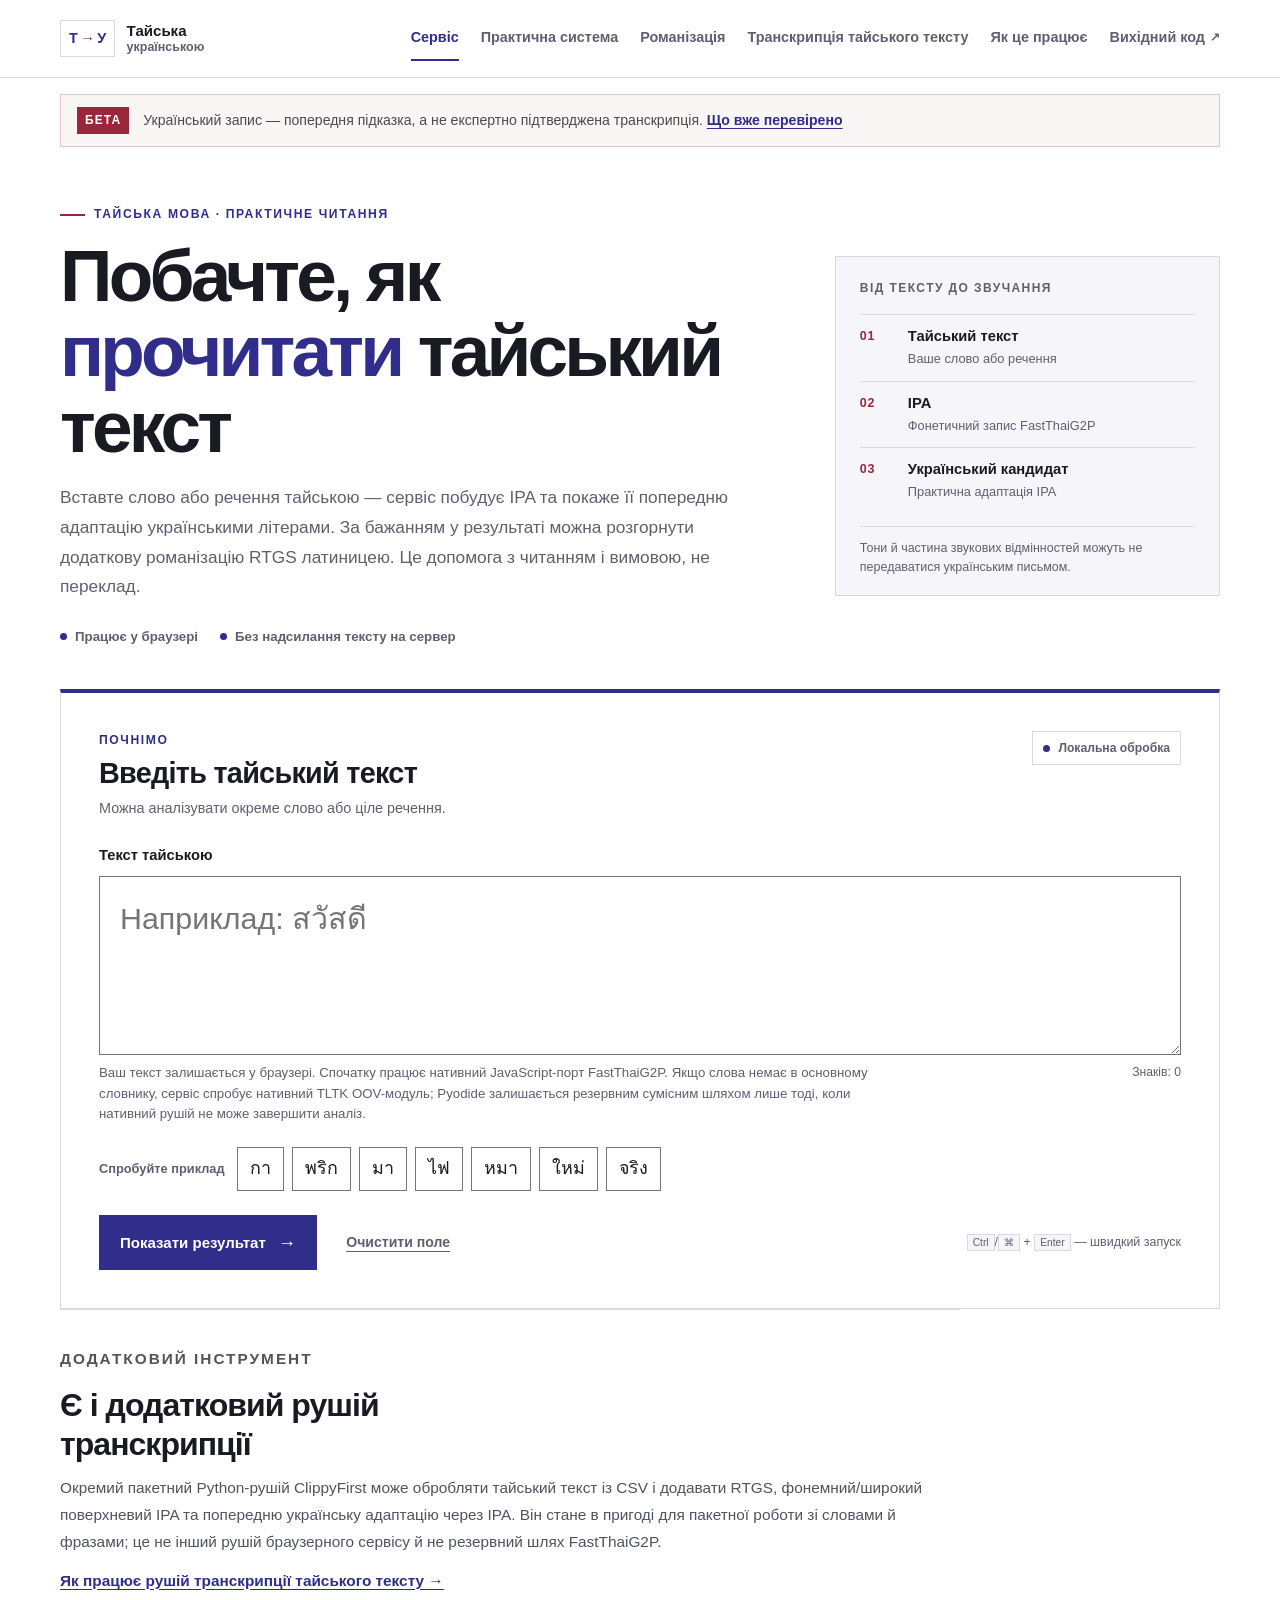
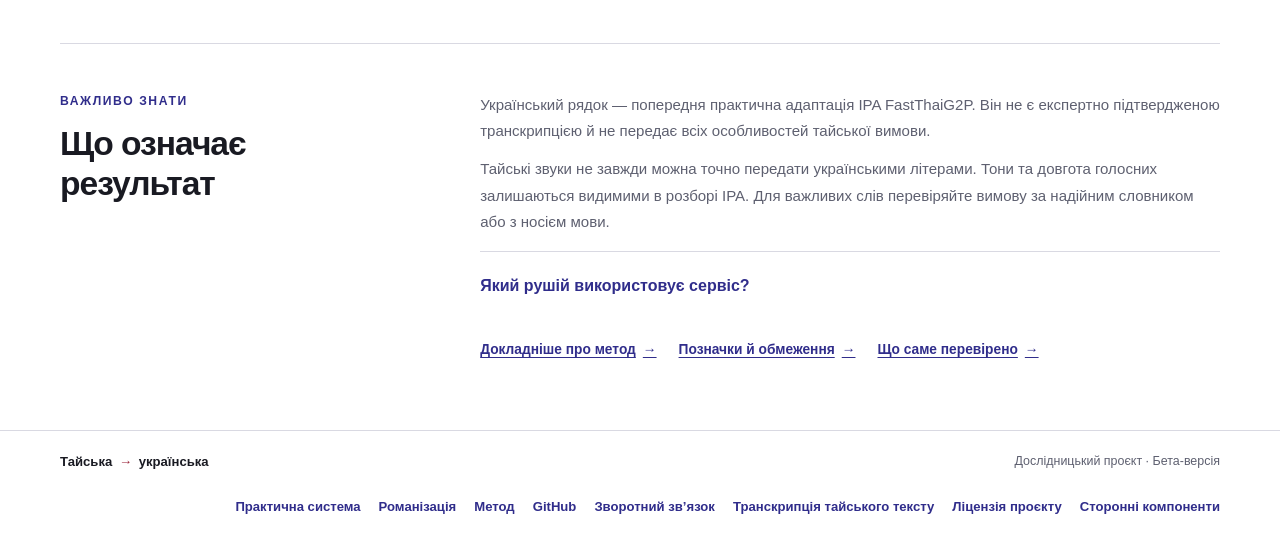
<file: web/index.html>
<!doctype html>
<html lang="uk">
<head>
  <meta charset="utf-8">
  <meta name="viewport" content="width=device-width,initial-scale=1">
  <meta name="theme-color" content="#ffffff">
  <meta name="description" content="Вставте тайський текст і подивіться IPA та попередній український запис; за бажанням відкрийте додаткову романізацію RTGS.">
  <meta http-equiv="Content-Security-Policy" content="default-src 'self'; script-src 'self' 'wasm-unsafe-eval'; style-src 'self'; font-src 'self'; img-src 'self' data:; connect-src 'self'; worker-src 'self'; object-src 'none'; base-uri 'self'; form-action 'self'">
  <title>Тайська українською — як прочитати тайський текст</title>
  <link rel="stylesheet" href="src/styles.css?v=20261106-rtgs-inline-1">
</head>
<body>
<a class="skip-link" href="#main-content">Перейти до основного вмісту</a>
<header class="site-header">
  <a class="brand" href="./" aria-label="Тайська українською — головна">
    <span class="brand-mark" aria-hidden="true">Т<span>→</span>У</span>
    <span class="brand-name">Тайська <span>українською</span></span>
  </a>
  <nav aria-label="Основна навігація">
    <a class="active" href="./" aria-current="page">Сервіс</a>
    <a href="transcription.html">Практична система</a><a href="romanization.html">Романізація</a><a href="thai-text-engine.html">Транскрипція тайського тексту</a>
    <a href="system.html">Як це працює</a>
    <a href="https://github.com/ClippyFirst/Thai-Ukrainian-Phonetic-System" rel="noopener noreferrer">Вихідний код <span aria-hidden="true">↗</span></a>
  </nav>
</header>

<div class="beta-notice" role="note" aria-label="Статус бета-версії">
  <span class="beta-label">БЕТА</span>
  <p>Український запис — попередня підказка, а не експертно підтверджена транскрипція. <a href="system.html#beta-evidence">Що вже перевірено</a></p>
</div>

<main class="container" id="main-content" tabindex="-1">
  <section class="hero hero-grid" aria-labelledby="page-title">
    <div class="hero-copy">
      <p class="eyebrow"><span class="eyebrow-line" aria-hidden="true"></span> ТАЙСЬКА МОВА · ПРАКТИЧНЕ ЧИТАННЯ</p>
      <h1 id="page-title">Побачте, як <span>прочитати</span> тайський текст</h1>
      <p class="lede">Вставте слово або речення тайською — сервіс побудує IPA та покаже її попередню адаптацію українськими літерами. За бажанням у результаті можна розгорнути додаткову романізацію RTGS латиницею. Це допомога з читанням і вимовою, не переклад.</p>
      <div class="hero-facts" aria-label="Особливості сервісу">
        <span><i aria-hidden="true"></i> Працює у браузері</span>
        <span><i aria-hidden="true"></i> Без надсилання тексту на сервер</span>
      </div>
    </div>
    <aside class="hero-aside" aria-label="Як працює перетворення">
      <p class="aside-kicker">ВІД ТЕКСТУ ДО ЗВУЧАННЯ</p>
      <ol class="flow-steps">
        <li><span class="step-number">01</span><span><strong>Тайський текст</strong><small>Ваше слово або речення</small></span></li>
        <li><span class="step-number">02</span><span><strong>IPA</strong><small>Фонетичний запис FastThaiG2P</small></span></li>
        <li><span class="step-number">03</span><span><strong>Український кандидат</strong><small>Практична адаптація IPA</small></span></li>
      </ol>
      <p class="aside-footnote">Тони й частина звукових відмінностей можуть не передаватися українським письмом.</p>
    </aside>
  </section>

  <section class="workbench" aria-labelledby="input-heading">
    <div class="workbench-heading">
      <div>
        <p class="eyebrow">ПОЧНІМО</p>
        <h2 id="input-heading">Введіть тайський текст</h2>
        <p class="section-description">Можна аналізувати окреме слово або ціле речення.</p>
      </div>
      <span class="local-badge"><span aria-hidden="true"></span> Локальна обробка</span>
    </div>

    <label class="input-label" for="thai-input">Текст тайською</label>
    <textarea id="thai-input" lang="th" rows="3" spellcheck="false" autocomplete="off" autocapitalize="off" aria-describedby="input-hint input-count" placeholder="Наприклад: สวัสดี"></textarea>
    <div class="input-meta">
      <p class="input-hint" id="input-hint">Ваш текст залишається у браузері. Спочатку працює нативний JavaScript-порт FastThaiG2P. Якщо слова немає в основному словнику, сервіс спробує нативний TLTK OOV-модуль; Pyodide залишається резервним сумісним шляхом лише тоді, коли нативний рушій не може завершити аналіз.</p>
      <span class="input-count" id="input-count" aria-live="off">Знаків: 0</span>
    </div>

    <div class="examples" aria-label="Приклади тайського тексту">
      <span class="examples-label">Спробуйте приклад</span>
      <button type="button" data-example="กา" lang="th">กา</button>
      <button type="button" data-example="พริก" lang="th">พริก</button>
      <button type="button" data-example="มา" lang="th">มา</button>
      <button type="button" data-example="ไฟ" lang="th">ไฟ</button>
      <button type="button" data-example="หมา" lang="th">หมา</button>
      <button type="button" data-example="ใหม่" lang="th">ใหม่</button>
      <button type="button" data-example="จริง" lang="th">จริง</button>
    </div>

    <div class="action-row">
      <button class="primary" id="analyze" type="button">Показати результат <span aria-hidden="true">→</span></button>
      <button class="text-button" id="clear" type="button">Очистити поле</button>
      <span class="action-note"><kbd>Ctrl</kbd>/<kbd>⌘</kbd> + <kbd>Enter</kbd> — швидкий запуск</span>
    </div>
  </section>

  <section id="status" class="status" role="status" aria-live="polite" aria-atomic="true"></section>
  <details id="technical-diagnostics" class="technical-diagnostics" hidden>
    <summary>Технічні подробиці (необов’язково)</summary>
    <p>Ці дані допоможуть повідомити про помилку. Вони не містять тексту, який ви вводили.</p>
    <pre id="diagnostic-details"></pre>
  </details>
  <section id="results" class="results" aria-label="Результати" aria-live="off" hidden></section>

  <section class="evidence" aria-labelledby="thai-text-engine-heading">
    <div class="method-heading"><p class="eyebrow">ДОДАТКОВИЙ ІНСТРУМЕНТ</p><h2 id="thai-text-engine-heading">Є і додатковий рушій транскрипції</h2></div>
    <div class="method-copy"><p>Окремий пакетний Python-рушій ClippyFirst може обробляти тайський текст із CSV і додавати RTGS, фонемний/широкий поверхневий IPA та попередню українську адаптацію через IPA. Він стане в пригоді для пакетної роботи зі словами й фразами; це не інший рушій браузерного сервісу й не резервний шлях FastThaiG2P.</p><p><a href="thai-text-engine.html">Як працює рушій транскрипції тайського тексту →</a></p></div>
  </section>

  <section class="method-note" aria-labelledby="method-heading">
    <div class="method-heading">
      <p class="eyebrow">ВАЖЛИВО ЗНАТИ</p>
      <h2 id="method-heading">Що означає результат</h2>
    </div>
    <div class="method-copy">
      <p>Український рядок — попередня практична адаптація IPA FastThaiG2P. Він не є експертно підтвердженою транскрипцією й не передає всіх особливостей тайської вимови.</p>
      <p>Тайські звуки не завжди можна точно передати українськими літерами. Тони та довгота голосних залишаються видимими в розборі IPA. Для важливих слів перевіряйте вимову за надійним словником або з носієм мови.</p>
      <details class="method-details"><summary>Який рушій використовує сервіс?</summary><p>Для вимови використовується лише FastThaiG2P. Якщо він не повертає повний IPA, сервіс повідомляє про це й не підставляє інший рушій.</p></details>
      <div class="method-links">
        <a href="system.html">Докладніше про метод <span aria-hidden="true">→</span></a>
        <a href="system.html#statuses">Позначки й обмеження <span aria-hidden="true">→</span></a>
        <a href="system.html#beta-evidence">Що саме перевірено <span aria-hidden="true">→</span></a>
      </div>
    </div>
  </section>
</main>

<footer>
  <span class="footer-brand">Тайська <strong>→</strong> українська</span>
  <span class="footer-note">Дослідницький проєкт · Бета-версія</span>
  <nav aria-label="Додаткова навігація">
    <a href="transcription.html">Практична система</a><a href="romanization.html">Романізація</a>
    <a href="system.html">Метод</a>
    <a href="https://github.com/ClippyFirst/Thai-Ukrainian-Phonetic-System" rel="noopener noreferrer">GitHub</a>
    <a href="https://github.com/ClippyFirst/Thai-Ukrainian-Phonetic-System/issues/new?template=beta-feedback.yml" rel="noopener noreferrer">Зворотний зв’язок</a>
    <a href="thai-text-engine.html">Транскрипція тайського тексту</a><a href="licensing.html">Ліцензія проєкту</a><a href="third-party-notices.html">Сторонні компоненти</a>
  </nav>
</footer>
<script type="module" src="src/app.js?v=20261106-rtgs-inline-1"></script>
</body>
</html>
</file>
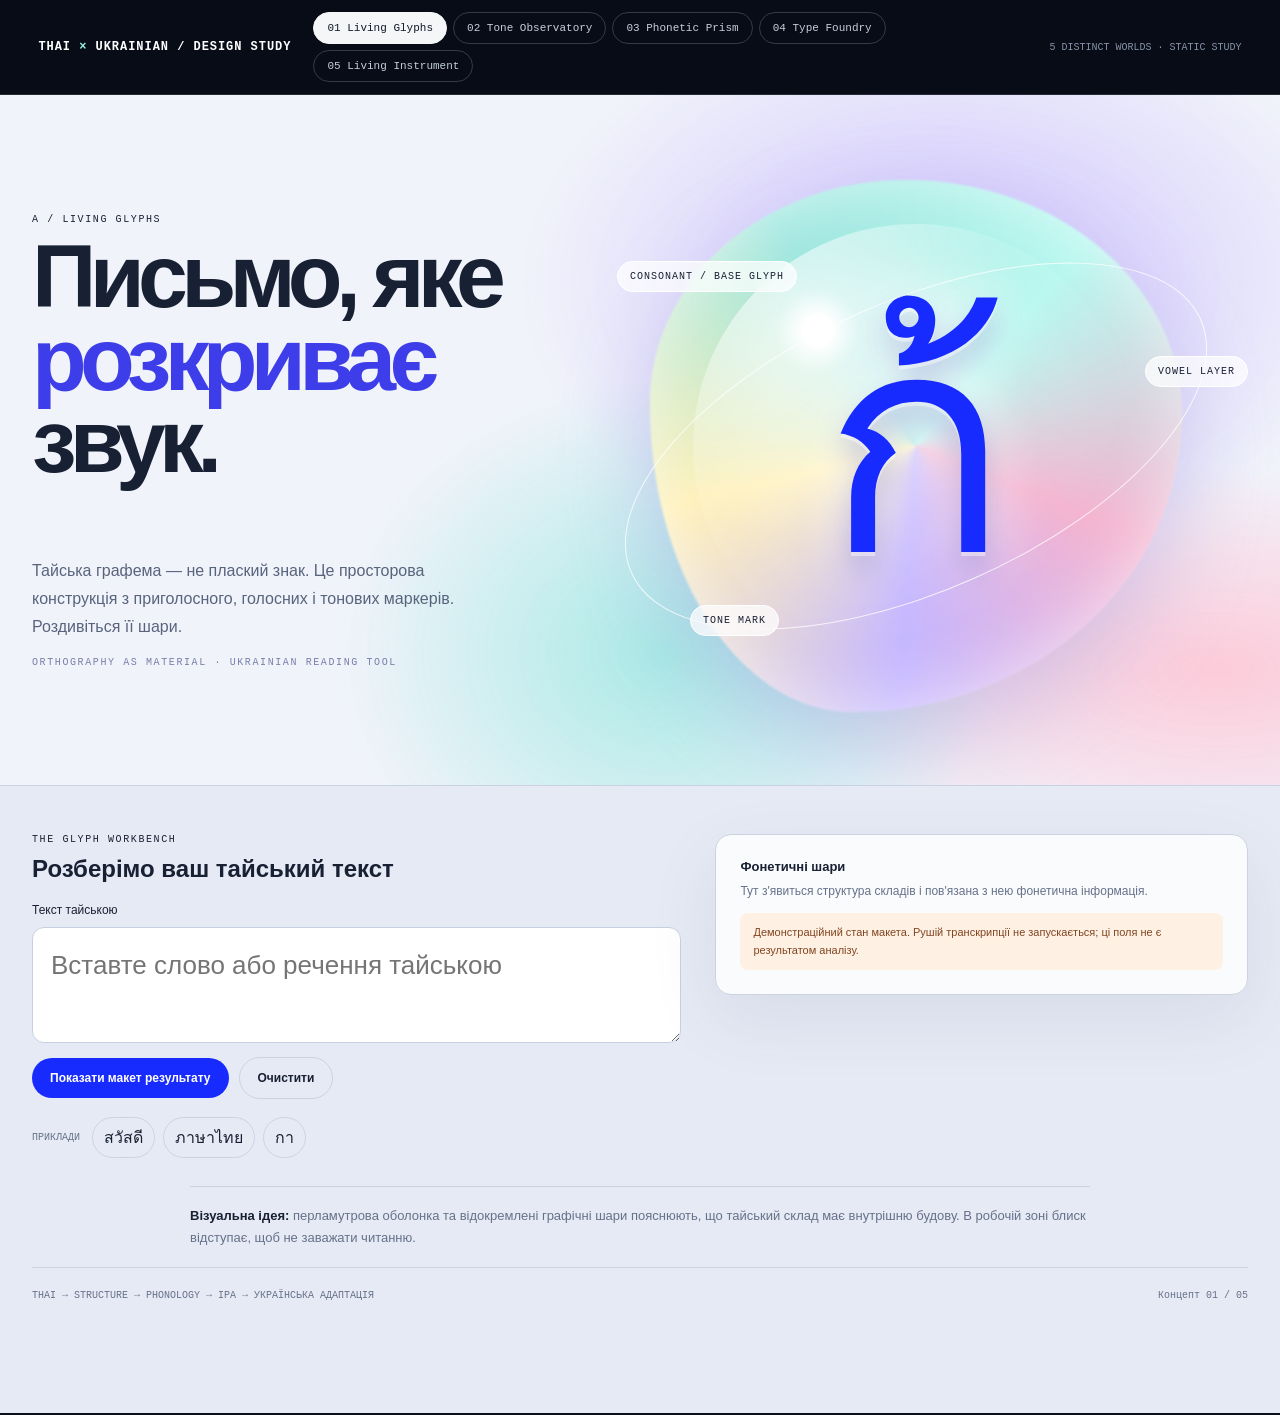
<file: web/prototypes/index.html>
<!doctype html>
<html lang="uk" data-concept="glyphs">
<head>
<meta charset="utf-8">
<meta name="viewport" content="width=device-width,initial-scale=1">
<meta name="theme-color" content="#101522">
<meta name="description" content="П'ять незалежних візуальних концепцій сервісу читання тайської українською.">
<title>П'ять візуальних напрямів — Тайська українською</title>
<style>
/* Local font stacks: no third-party font requests. */
:root{color-scheme:light;--ease:cubic-bezier(.23,1,.32,1);font-synthesis:none;text-rendering:optimizeLegibility}
*{box-sizing:border-box}
html{scroll-behavior:smooth}
body{margin:0;font-family:'Manrope',Arial,sans-serif;background:#090f1b;color:#f5f7fb}
button,textarea{font:inherit}
button{cursor:pointer}
a{color:inherit}
button:focus-visible,a:focus-visible,textarea:focus-visible{outline:3px solid #ffcc66;outline-offset:4px}
::selection{background:#a8f1ed;color:#091b26}
[hidden]{display:none!important}
.topbar{position:sticky;top:0;z-index:50;display:flex;align-items:center;gap:22px;padding:12px clamp(14px,3vw,42px);background:#080d17eF;border-bottom:1px solid #ffffff20;backdrop-filter:blur(18px)}
.topbrand{font:700 12px 'DM Mono',monospace;letter-spacing:.08em;color:#fff;white-space:nowrap}
.topbrand span{color:#9df0e6}
.switcher{display:flex;gap:6px;flex-wrap:wrap}
.switcher button{border:1px solid #ffffff30;border-radius:999px;background:transparent;color:#c6cfdd;padding:9px 13px;font:500 11px 'DM Mono',monospace;transition:background .18s ease,color .18s ease,border-color .18s ease}
.switcher button[aria-pressed=true]{background:#f4f6f8;color:#111827;border-color:#f4f6f8}
.topnote{margin-left:auto;font:10px 'DM Mono',monospace;color:#8693a8;white-space:nowrap}
.concept{min-height:100vh;overflow:hidden;scroll-margin-top:100px}
.wrap{width:min(1320px,calc(100% - 64px));margin:auto}
.thai{font-family:'Noto Sans Thai','Leelawadee UI',Tahoma,sans-serif}
.kicker{font:10px 'DM Mono',monospace;letter-spacing:.16em;text-transform:uppercase}
.concept h1,.concept h2,.concept p{margin-top:0}
.workbench{position:relative;z-index:2;padding:48px 0 74px}
.workbench-inner{display:grid;grid-template-columns:minmax(0,1fr) minmax(300px,.82fr);gap:34px;align-items:start}
.input-area{min-width:0}
.input-area label{display:block;font-size:12px;margin-bottom:10px}
.input-area textarea{display:block;width:100%;min-height:108px;resize:vertical;border-radius:12px;padding:18px;font-size:26px;line-height:1.5}
.input-actions{display:flex;align-items:center;gap:10px;flex-wrap:wrap;margin-top:14px}
.input-actions button{border:0;padding:13px 18px;border-radius:999px;font-weight:700;font-size:12px}
.input-actions .show-demo{background:var(--cta);color:var(--cta-ink)}
.input-actions .clear{background:transparent;border:1px solid var(--line);color:var(--ink)}
.example-row{display:flex;align-items:center;gap:8px;flex-wrap:wrap;margin-top:18px}
.example-row span{font:10px 'DM Mono',monospace;color:var(--muted);margin-right:4px}
.example-row button{border:1px solid var(--line);background:transparent;color:var(--ink);padding:7px 11px;border-radius:999px;font-size:16px}
.demo-panel{padding:24px;border-radius:16px;background:var(--panel);border:1px solid var(--line)}
.demo-panel h3{font-size:13px;margin:0 0 8px}
.demo-panel p{font-size:12px;line-height:1.6;color:var(--muted)}
.demo-state{display:grid;gap:12px;margin-top:18px}
.demo-state div{padding-top:12px;border-top:1px solid var(--line)}
.demo-state small{display:block;font:9px 'DM Mono',monospace;color:var(--muted);letter-spacing:.1em;margin-bottom:6px}
.demo-state strong{font-size:18px;overflow-wrap:anywhere}
.disclaimer{font-size:11px!important;margin:16px 0 0;padding:11px 13px;border-radius:8px;background:var(--warn-bg);color:var(--warn)!important}
.explain{padding:18px 0;border-top:1px solid var(--line);font-size:13px;line-height:1.7;color:var(--muted)}
.explain strong{color:var(--ink)}
.footer{padding:22px 0 38px;border-top:1px solid var(--line);font:10px 'DM Mono',monospace;color:var(--muted);display:flex;justify-content:space-between;gap:20px;flex-wrap:wrap}
button:active{transform:scale(.985)}
@media(hover:hover) and (pointer:fine){.switcher button:hover,.example-row button:hover{border-color:currentColor}.input-actions button:hover{filter:brightness(1.08)}}
@media(max-width:760px){.topbar{align-items:flex-start;flex-direction:column;gap:10px}.topnote{display:none}.switcher{width:100%;overflow-x:auto;flex-wrap:nowrap;padding-bottom:3px}.switcher button{white-space:nowrap}.wrap{width:min(100% - 34px,600px)}.workbench-inner{grid-template-columns:1fr}.workbench{padding:32px 0 50px}}
@media(prefers-reduced-motion:reduce){html{scroll-behavior:auto}*,*::before,*::after{animation-duration:.01ms!important;animation-iteration-count:1!important;transition-duration:.01ms!important;scroll-behavior:auto!important}}
/* A — LIVING GLYPHS: liquid enamel, a luminous glyph specimen, warm porcelain ground. */
#glyphs{--ink:#182033;--muted:#66718a;--line:#cbd3e0;--panel:#ffffffc9;--cta:#182bff;--cta-ink:#fff;--warn-bg:#fff0e4;--warn:#80451f;background:#f1f3fa;color:var(--ink);position:relative}
#glyphs:before{content:"";position:absolute;inset:0 0 auto;height:820px;background:radial-gradient(ellipse at 74% 23%,#c8b9ff 0,transparent 32%),radial-gradient(ellipse at 52% 68%,#9de8e2 0,transparent 35%),radial-gradient(ellipse at 95% 70%,#ffc4d4 0,transparent 25%);opacity:.85;pointer-events:none}
#glyphs .wrap{position:relative}
#glyphs .g-hero{min-height:690px;display:grid;grid-template-columns:.88fr 1.12fr;align-items:center;gap:30px;padding:72px 0 60px}
#glyphs h1{font:600 clamp(54px,7vw,100px)/.92 'Space Grotesk',sans-serif;letter-spacing:-.075em;max-width:600px}
#glyphs h1 em{font-style:normal;color:#3d3ee9}
#glyphs .intro{max-width:440px;font-size:16px;line-height:1.75;color:#58647d}
#glyphs .glyph-stage{height:500px;position:relative;display:grid;place-items:center;isolation:isolate}
#glyphs .glyph-stage:before{content:"";position:absolute;width:80%;aspect-ratio:1;border-radius:48% 52% 62% 38%/42% 44% 56% 58%;background:conic-gradient(from 40deg,#b3f7ee,#f4b4d0,#c5b7ff,#fff0b6,#9de6df,#b3f7ee);filter:blur(1px);box-shadow:inset 0 0 70px #fff9,0 35px 90px #8a80d955;animation:liquid-turn 22s linear infinite}
#glyphs .glyph-stage:after{content:"";position:absolute;width:67%;aspect-ratio:1;border-radius:50%;background:radial-gradient(circle at 28% 24%,#fff 0 3%,#ffffffa6 9%,#ffffff18 45%,transparent 70%);mix-blend-mode:screen}
#glyphs .hero-glyph{position:relative;z-index:1;font-size:clamp(160px,24vw,310px);line-height:1;color:#182bff;text-shadow:0 4px 0 #ffffff70,0 18px 30px #3032a344;filter:drop-shadow(0 0 28px #fff)}
#glyphs .glyph-orbit{position:absolute;z-index:2;border:1px solid #ffffffc9;border-radius:50%;width:94%;height:58%;transform:rotate(-24deg)}
#glyphs .glyph-tag{position:absolute;z-index:3;font:10px 'DM Mono',monospace;letter-spacing:.1em;background:#ffffffb8;backdrop-filter:blur(12px);padding:9px 12px;border:1px solid #fff;border-radius:999px}
#glyphs .glyph-tag.t1{top:13%;left:5%}#glyphs .glyph-tag.t2{right:0;top:32%}#glyphs .glyph-tag.t3{bottom:12%;left:16%}
#glyphs .workbench{background:#e6eaf4;border-top:1px solid #c9d2e2}
#glyphs .input-area textarea{background:#fff;border:1px solid #c7d0e0;color:#172033}
#glyphs .demo-panel{box-shadow:0 24px 70px #344a7617}
@keyframes liquid-turn{to{transform:rotate(360deg)}}
#glyphs .explain{max-width:900px;margin:28px auto 0}
/* B — TONE OBSERVATORY: dark aurora, five tone ribbons, instrument-like space. */
#tones{--ink:#eff4ff;--muted:#a3b3ca;--line:#33465c;--panel:#13243bd9;--cta:#d6ff67;--cta-ink:#101b24;--warn-bg:#3d3526;--warn:#ffe0a3;background:#081523;color:var(--ink);position:relative}
#tones:before{content:"";position:absolute;inset:0 0 auto;height:760px;background:radial-gradient(ellipse at 70% 36%,#3d68a866,transparent 35%),radial-gradient(ellipse at 20% 60%,#18a9a366,transparent 32%),radial-gradient(ellipse at 88% 78%,#8c5bd866,transparent 28%);filter:blur(35px);pointer-events:none}
#tones .wrap{position:relative}
#tones .t-hero{min-height:690px;padding:76px 0 52px;display:grid;grid-template-columns:.75fr 1.25fr;align-items:center;gap:26px}
#tones h1{font:500 clamp(54px,7vw,94px)/.94 'Space Grotesk',sans-serif;letter-spacing:-.07em}
#tones h1 span{display:block;color:#d6ff67}
#tones .intro{max-width:430px;font-size:15px;line-height:1.8;color:#aab8cb}
#tones .tone-field{height:470px;position:relative;display:flex;flex-direction:column;justify-content:center;gap:17px;padding:28px 10px}
#tones .tone-line{height:56px;position:relative;display:flex;align-items:center;gap:16px}
#tones .tone-line b{font:10px 'DM Mono',monospace;color:#d6e2f3;width:48px}
#tones .tone-line svg{width:calc(100% - 64px);height:56px;overflow:visible}
#tones .tone-line path{fill:none;stroke-width:3.5;stroke-linecap:round;filter:drop-shadow(0 0 7px currentColor)}
#tones .tone-line:nth-child(1){color:#a6eaff}#tones .tone-line:nth-child(2){color:#b8a7ff}#tones .tone-line:nth-child(3){color:#d6ff67}#tones .tone-line:nth-child(4){color:#ff9bba}#tones .tone-line:nth-child(5){color:#ffc77a}
#tones .tone-line path{stroke:currentColor}
#tones .tone-line:after{content:"";position:absolute;inset:0 0 0 60px;background:linear-gradient(90deg,transparent,#ffffff0a,transparent);pointer-events:none}
#tones .tone-note{font:10px 'DM Mono',monospace;color:#8395ad;margin:2px 0 0 64px}
#tones .workbench{background:#0e1e30;border-top:1px solid #33465c}
#tones .input-area textarea{background:#13243b;border:1px solid #3c526d;color:#fff}
#tones .demo-panel{box-shadow:0 20px 80px #0005}
#tones .explain{max-width:920px;margin:25px auto 0}
#tones .tone-caveat{color:#d6ff67}
/* C — PHONETIC PRISM: pale optical studio, refractive spectral planes. */
#prism{--ink:#14212b;--muted:#5c6b78;--line:#c8d6dc;--panel:#f8fcfce0;--cta:#087e83;--cta-ink:#fff;--warn-bg:#fff1df;--warn:#794b1b;background:#e8f1f1;color:var(--ink);position:relative}
#prism:before{content:"";position:absolute;inset:0 0 auto;height:740px;background:linear-gradient(112deg,#d8f3ec 0%,#f3f5f2 42%,#dce4ff 100%);pointer-events:none}
#prism .wrap{position:relative}
#prism .p-hero{min-height:690px;display:grid;grid-template-columns:1fr 1.2fr;align-items:center;gap:30px;padding:72px 0 60px}
#prism h1{font:600 clamp(52px,6.6vw,90px)/.96 'Manrope',sans-serif;letter-spacing:-.075em}
#prism .intro{font-size:15px;line-height:1.8;color:#596c78;max-width:460px}
#prism .prism-stage{height:470px;position:relative;display:grid;place-items:center}
#prism .prism-glass{position:absolute;width:62%;height:76%;clip-path:polygon(50% 0,100% 100%,0 100%);background:linear-gradient(135deg,#fff9,#a2e8e866 30%,#a2a9ff88 58%,#ffb4d688 85%,#fff9);border:1px solid #fff;filter:drop-shadow(0 25px 38px #527a8050);backdrop-filter:blur(5px)}
#prism .prism-glass:after{content:"";position:absolute;inset:18% 23% 8%;background:linear-gradient(145deg,#ffffffb0,#8bfff055,#a2a9ff66,#ffb4d655);clip-path:polygon(50% 0,100% 100%,0 100%);border:1px solid #fff}
#prism .prism-beam{position:absolute;width:100%;height:3px;top:51%;background:linear-gradient(90deg,transparent,#fff,#74d8d1,#a3a6ff,#ffc1dc,transparent);box-shadow:0 0 24px #fff;transform:rotate(-12deg)}
#prism .prism-word{position:absolute;font-size:clamp(30px,5vw,62px);font-weight:700;letter-spacing:-.05em;text-shadow:0 4px 20px #ffffffa0}
#prism .prism-word.w1{top:10%;left:2%;color:#087e83}#prism .prism-word.w2{top:44%;right:0;color:#6659a8;font:500 clamp(20px,3vw,36px) 'DM Mono',monospace}#prism .prism-word.w3{bottom:4%;left:14%;color:#b14f82}
#prism .prism-caption{position:absolute;bottom:0;right:0;font:9px 'DM Mono',monospace;letter-spacing:.12em;color:#647985}
#prism .workbench{background:#dce8e8;border-top:1px solid #c6d5d6}
#prism .input-area textarea{background:#f9ffff;border:1px solid #b8ccce;color:#14212b}
#prism .demo-panel{box-shadow:0 24px 60px #416d6c18}
#prism .explain{max-width:900px;margin:26px auto 0}
/* D — TYPE FOUNDRY: warm ink, hot coral, specimen typography and grid. */
#foundry{--ink:#231c1c;--muted:#71635e;--line:#cbbcb4;--panel:#f7eee8;--cta:#e64d36;--cta-ink:#fff;--warn-bg:#fbe1d7;--warn:#7d3022;background:#f4e9df;color:var(--ink);font-family:Georgia,serif;position:relative}
#foundry .f-top{border-bottom:1px solid #bba99f;padding:17px 0;font:10px 'DM Mono',monospace;letter-spacing:.12em;display:flex;justify-content:space-between}
#foundry .f-hero{min-height:690px;padding:38px 0 60px;display:grid;grid-template-columns:1.15fr .85fr;align-items:center;gap:20px}
#foundry h1{font:500 clamp(70px,10vw,150px)/.78 Georgia,serif;letter-spacing:-.09em;max-width:760px}
#foundry h1 span{display:block;font-style:italic;color:#e64d36;margin-left:14%}
#foundry .f-glyph-wall{height:460px;display:grid;grid-template-columns:1fr 1fr;grid-template-rows:1fr 1fr;gap:3px;transform:rotate(3deg)}
#foundry .f-glyph-wall div{display:grid;place-items:center;background:#e64d36;color:#fff;font-size:clamp(75px,12vw,150px);overflow:hidden}
#foundry .f-glyph-wall div:nth-child(2){background:#201c1b;color:#f4e9df;transform:translateY(24px)}
#foundry .f-glyph-wall div:nth-child(3){background:#e9bda8;color:#231c1c;transform:translateX(-18px)}
#foundry .f-glyph-wall div:nth-child(4){background:#d5d7c8;color:#e64d36}
#foundry .f-sub{max-width:500px;font-size:16px;line-height:1.7;color:#685c57;margin-top:28px}
#foundry .specimen-strip{display:grid;grid-template-columns:repeat(4,1fr);border-top:1px solid #bba99f;border-bottom:1px solid #bba99f;margin-top:20px}
#foundry .specimen-strip div{padding:16px 8px;border-right:1px solid #bba99f}
#foundry .specimen-strip strong{display:block;font-size:30px;font-weight:400}
#foundry .specimen-strip small{font:9px 'DM Mono',monospace;color:#75635d}
#foundry .workbench{background:#eee0d6;border-top:1px solid #bba99f}
#foundry .input-area textarea{background:#fffaf6;border:1px solid #cbbcb4;color:#231c1c;border-radius:0}
#foundry .input-actions button{border-radius:0}
#foundry .demo-panel{border-radius:0;border:1px solid #cbbcb4}
#foundry .example-row button{border-radius:0}
#foundry .explain{max-width:900px;margin:26px auto 0}
/* E — LIVING PHONETIC INSTRUMENT: deep indigo instrument, spectral controls and causal layers. */
#instrument{--ink:#f3f5ff;--muted:#a7b0d1;--line:#454c78;--panel:#171c3be8;--cta:#ff70c6;--cta-ink:#1b1230;--warn-bg:#3b2b43;--warn:#ffd3ee;background:#0c0d22;color:var(--ink);position:relative}
#instrument:before{content:"";position:absolute;inset:0 0 auto;height:780px;background:radial-gradient(ellipse at 48% 43%,#5337aa99,transparent 42%),radial-gradient(ellipse at 80% 18%,#ff4ba344,transparent 28%),radial-gradient(ellipse at 10% 90%,#2de1d044,transparent 32%);pointer-events:none}
#instrument .wrap{position:relative}
#instrument .i-hero{min-height:700px;padding:60px 0;display:grid;grid-template-columns:.85fr 1.15fr;align-items:center;gap:20px}
#instrument h1{font:600 clamp(54px,7vw,96px)/.91 'Space Grotesk',sans-serif;letter-spacing:-.08em}
#instrument h1 span{color:#ff70c6}
#instrument .intro{max-width:420px;color:#aab1d0;font-size:15px;line-height:1.8}
#instrument .instrument-stage{height:510px;position:relative;display:grid;place-items:center}
#instrument .core{width:min(390px,75vw);aspect-ratio:1;border-radius:50%;position:relative;background:radial-gradient(circle at 36% 30%,#fff8,#ff70c688 13%,#3b267c 38%,#111632 65%);box-shadow:inset 0 0 50px #fff4,0 0 80px #9b69ff66,0 0 160px #ff70c633}
#instrument .core:before,#instrument .core:after{content:"";position:absolute;inset:-10%;border-radius:50%;border:1px solid #c7b6ff77;transform:rotateX(66deg) rotate(-22deg)}
#instrument .core:after{inset:-18%;transform:rotateX(66deg) rotate(48deg);border-color:#ff70c688}
#instrument .core span{position:absolute;inset:0;display:grid;place-items:center;font-size:clamp(100px,18vw,210px);color:#fff;text-shadow:0 0 30px #fff,0 0 65px #ff70c6}
#instrument .i-node{position:absolute;font:10px 'DM Mono',monospace;color:#e9e5ff;border:1px solid #a49bdc88;background:#151638bb;padding:9px 12px;border-radius:999px;backdrop-filter:blur(12px)}
#instrument .i-node.n1{top:7%;left:8%}#instrument .i-node.n2{top:21%;right:0}#instrument .i-node.n3{bottom:12%;left:3%}#instrument .i-node.n4{bottom:5%;right:12%}
#instrument .signal-lines{position:absolute;inset:12% 4%;width:92%;height:76%;pointer-events:none}
#instrument .signal-lines path{stroke:#d8c9ff66;stroke-width:1;fill:none;stroke-dasharray:5 8}
#instrument .workbench{background:#11142d;border-top:1px solid #393b69}
#instrument .workbench-inner{grid-template-columns:1fr .92fr}
#instrument .input-area textarea{background:#171c3b;border:1px solid #4c4f7e;color:#fff}
#instrument .demo-panel{box-shadow:0 30px 90px #0006}
#instrument .explain{max-width:900px;margin:28px auto 0}
#instrument .i-flow{display:grid;grid-template-columns:repeat(3,1fr);gap:1px;background:#48446d;margin-top:30px;border:1px solid #48446d}
#instrument .i-flow div{padding:16px 12px;background:#171b39}
#instrument .i-flow small{font:9px 'DM Mono',monospace;color:#b9a9e8;display:block;margin-bottom:8px}
#instrument .i-flow strong{font-size:15px}
@media(max-width:760px){#glyphs .g-hero,#tones .t-hero,#prism .p-hero,#foundry .f-hero,#instrument .i-hero{grid-template-columns:1fr;min-height:0;padding:46px 0 42px}#glyphs .glyph-stage,#tones .tone-field,#prism .prism-stage,#foundry .f-glyph-wall,#instrument .instrument-stage{height:340px}#glyphs .glyph-stage{margin-top:10px}#foundry h1{font-size:clamp(64px,18vw,110px)}#foundry .specimen-strip{grid-template-columns:repeat(2,1fr)}#instrument .workbench-inner{grid-template-columns:1fr}#instrument .i-flow{grid-template-columns:1fr}}
@media(max-width:420px){#glyphs .glyph-tag{font-size:8px;padding:7px 8px}#tones .tone-field{gap:8px;padding:10px 0}#tones .tone-line{height:48px}#tones .tone-line svg{height:48px}#prism .prism-word.w2{right:-2px}#instrument .i-node{font-size:8px;padding:7px 9px}}
</style>
</head>
<body>
<header class="topbar">
  <div class="topbrand">THAI <span>×</span> UKRAINIAN / DESIGN STUDY</div>
  <nav class="switcher" aria-label="Оберіть дизайн-концепцію">
    <button type="button" data-switch="glyphs" aria-pressed="true">01 Living Glyphs</button>
    <button type="button" data-switch="tones" aria-pressed="false">02 Tone Observatory</button>
    <button type="button" data-switch="prism" aria-pressed="false">03 Phonetic Prism</button>
    <button type="button" data-switch="foundry" aria-pressed="false">04 Type Foundry</button>
    <button type="button" data-switch="instrument" aria-pressed="false">05 Living Instrument</button>
  </nav>
  <div class="topnote">5 DISTINCT WORLDS · STATIC STUDY</div>
</header>
<main>
<section class="concept" id="glyphs" data-concept="glyphs">
  <div class="wrap">
    <div class="g-hero">
      <div>
        <p class="kicker">A / LIVING GLYPHS</p>
        <h1>Письмо, яке <em>розкриває</em> звук.</h1>
        <p class="intro">Тайська графема — не плаский знак. Це просторова конструкція з приголосного, голосних і тонових маркерів. Роздивіться її шари.</p>
        <p class="kicker" style="color:#777eaa">ORTHOGRAPHY AS MATERIAL · UKRAINIAN READING TOOL</p>
      </div>
      <div class="glyph-stage" aria-label="Великий тайський знак у переливчастій об'ємній композиції">
        <div class="glyph-orbit"></div><span class="glyph-tag t1">CONSONANT / BASE GLYPH</span><span class="glyph-tag t2">VOWEL LAYER</span><span class="glyph-tag t3">TONE MARK</span>
        <div class="hero-glyph thai" lang="th">ก้</div>
      </div>
    </div>
  </div>
  <div class="workbench"><div class="wrap">
    <div class="workbench-inner">
      <div class="input-area"><p class="kicker">THE GLYPH WORKBENCH</p><h2>Розберімо ваш тайський текст</h2><label for="in-glyphs">Текст тайською</label><textarea id="in-glyphs" lang="th" spellcheck="false" placeholder="Вставте слово або речення тайською"></textarea>
        <div class="input-actions"><button class="show-demo" type="button" data-analyze="glyphs">Показати макет результату</button><button class="clear" type="button" data-clear="glyphs">Очистити</button></div>
        <div class="example-row"><span>ПРИКЛАДИ</span><button type="button" data-example="glyphs" data-value="สวัสดี" lang="th">สวัสดี</button><button type="button" data-example="glyphs" data-value="ภาษาไทย" lang="th">ภาษาไทย</button><button type="button" data-example="glyphs" data-value="กา" lang="th">กา</button></div>
      </div>
      <aside class="demo-panel" data-demo-result="glyphs" aria-live="polite"><h3>Фонетичні шари</h3><p>Тут з'явиться структура складів і пов'язана з нею фонетична інформація.</p><div class="demo-state" hidden><div><small>THAI SCRIPT</small><strong class="thai" lang="th">—</strong></div><div><small>IPA · INTERMEDIATE LAYER</small><strong>Макет IPA</strong></div><div><small>УКРАЇНСЬКИЙ КАНДИДАТ</small><strong>Макет адаптації</strong></div></div><p class="disclaimer">Демонстраційний стан макета. Рушій транскрипції не запускається; ці поля не є результатом аналізу.</p></aside>
    </div>
    <p class="explain"><strong>Візуальна ідея:</strong> перламутрова оболонка та відокремлені графічні шари пояснюють, що тайський склад має внутрішню будову. В робочій зоні блиск відступає, щоб не заважати читанню.</p>
    <div class="footer"><span>THAI → STRUCTURE → PHONOLOGY → IPA → УКРАЇНСЬКА АДАПТАЦІЯ</span><span>Концепт 01 / 05</span></div>
  </div></div>
</section>
<section class="concept" id="tones" data-concept="tones" hidden>
  <div class="wrap">
    <div class="t-hero">
      <div><p class="kicker">B / TONE OBSERVATORY</p><h1>П'ять тонів.<span>Одна система.</span></h1><p class="intro">Тон не живе в одному знаку. Він виникає з взаємодії класу приголосного, структури складу й тонового маркера. Тут це стає світловою мовою.</p><p class="kicker" style="color:#d6ff67">FIVE TONE CATEGORIES · CONCEPTUAL VISUALIZATION</p></div>
      <div class="tone-field" aria-label="П'ять ілюстративних траєкторій тонів">
        <div class="tone-line"><b>01 MID</b><svg viewBox="0 0 360 56" role="img" aria-label="Рівна умовна траєкторія"><path d="M4 28 C80 27 120 29 180 28 S290 28 356 28"/></svg></div>
        <div class="tone-line"><b>02 LOW</b><svg viewBox="0 0 360 56" role="img" aria-label="Низька умовна траєкторія"><path d="M4 18 C90 20 150 40 220 42 S310 43 356 42"/></svg></div>
        <div class="tone-line"><b>03 FALL</b><svg viewBox="0 0 360 56" role="img" aria-label="Низхідна умовна траєкторія"><path d="M4 5 C90 6 145 20 210 36 S300 48 356 49"/></svg></div>
        <div class="tone-line"><b>04 HIGH</b><svg viewBox="0 0 360 56" role="img" aria-label="Висока умовна траєкторія"><path d="M4 38 C90 37 140 20 210 10 S300 7 356 6"/></svg></div>
        <div class="tone-line"><b>05 RISE</b><svg viewBox="0 0 360 56" role="img" aria-label="Висхідна умовна траєкторія"><path d="M4 46 C95 47 150 43 205 29 S300 9 356 7"/></svg></div>
        <p class="tone-note">CONTOURS ARE EXPLANATORY, NOT MEASURED AUDIO</p>
      </div>
    </div>
  </div>
  <div class="workbench"><div class="wrap"><div class="workbench-inner">
    <div class="input-area"><p class="kicker">THE TONE FIELD</p><h2>Побачте фонетичний профіль</h2><label for="in-tones">Текст тайською</label><textarea id="in-tones" lang="th" spellcheck="false" placeholder="Вставте слово або речення тайською"></textarea><div class="input-actions"><button class="show-demo" type="button" data-analyze="tones">Показати макет результату</button><button class="clear" type="button" data-clear="tones">Очистити</button></div><div class="example-row"><span>ПРИКЛАДИ</span><button type="button" data-example="tones" data-value="สวัสดี" lang="th">สวัสดี</button><button type="button" data-example="tones" data-value="ใหม่" lang="th">ใหม่</button><button type="button" data-example="tones" data-value="มา" lang="th">มา</button></div></div>
    <aside class="demo-panel" data-demo-result="tones" aria-live="polite"><h3>Тональний профіль</h3><p>П'ять траєкторій вище — умовна візуальна мова тональних категорій, а не вимірювання звуку.</p><div class="demo-state" hidden><div><small>ВВЕДЕНИЙ ТЕКСТ</small><strong class="thai" lang="th">—</strong></div><div><small>ФОНОЛОГІЧНА ІНФОРМАЦІЯ</small><strong>Макетний профіль</strong></div><div><small>IPA → УКРАЇНСЬКА</small><strong>Проміжний шар збережено</strong></div></div><p class="disclaimer">Демонстраційний стан. Немає аудіоаналізу, реального визначення тону чи запуску рушія.</p></aside>
  </div><p class="explain"><strong>Візуальна ідея:</strong> кожна тональна категорія має власну траєкторію та колір. Після реального підключення рушія підсвічування можна буде прив'язати до фактичного аналізу, але не видавати ці криві за акустичну криву голосу.</p><div class="footer"><span>FIVE TONES · ONE PHONOLOGICAL SYSTEM</span><span>Концепт 02 / 05</span></div></div></div>
</section>
<section class="concept" id="prism" data-concept="prism" hidden>
  <div class="wrap">
    <div class="p-hero">
      <div><p class="kicker">C / PHONETIC PRISM</p><h1>Не переклад. <br>Переломлення <span style="color:#087e83">звуку.</span></h1><p class="intro">Тайська графіка не перетворюється прямо на українські літери. Між ними стоїть фонетичний рівень IPA — прозорий проміжний шар, який і робить систему послідовною.</p><p class="kicker" style="color:#087e83">THAI SCRIPT / IPA / UKRAINIAN PRACTICAL FORM</p></div>
      <div class="prism-stage" aria-label="Оптична призма між трьома системами запису"><div class="prism-glass"></div><div class="prism-beam"></div><span class="prism-word w1 thai" lang="th">ภาษา</span><span class="prism-word w2">/IPA/</span><span class="prism-word w3">українська</span><span class="prism-caption">A PHONETIC TRANSFORMATION, NOT TRANSLATION</span></div>
    </div>
  </div>
  <div class="workbench"><div class="wrap"><div class="workbench-inner">
    <div class="input-area"><p class="kicker">THE REFRACTION DESK</p><h2>Простежте шлях між записами</h2><label for="in-prism">Текст тайською</label><textarea id="in-prism" lang="th" spellcheck="false" placeholder="Вставте слово або речення тайською"></textarea><div class="input-actions"><button class="show-demo" type="button" data-analyze="prism">Показати макет результату</button><button class="clear" type="button" data-clear="prism">Очистити</button></div><div class="example-row"><span>ПРИКЛАДИ</span><button type="button" data-example="prism" data-value="ภาษาไทย" lang="th">ภาษาไทย</button><button type="button" data-example="prism" data-value="สวัสดี" lang="th">สวัสดี</button><button type="button" data-example="prism" data-value="กา" lang="th">กา</button></div></div>
    <aside class="demo-panel" data-demo-result="prism" aria-live="polite"><h3>Три оптичні площини</h3><p>IPA — обов'язковий проміжний рівень, а не декоративний підпис.</p><div class="demo-state" hidden><div><small>01 / THAI SCRIPT</small><strong class="thai" lang="th">—</strong></div><div><small>02 / IPA</small><strong>Макет IPA</strong></div><div><small>03 / УКРАЇНСЬКА АДАПТАЦІЯ</small><strong>Макетний кандидат</strong></div></div><p class="disclaimer">Поля демонстраційні. Це не результат рушія і не підтверджена транскрипція.</p></aside>
  </div><p class="explain"><strong>Візуальна ідея:</strong> світло проходить крізь спектральні площини, але зміст не губиться: кожен етап залишається окремим і доступним для перевірки. Саме так працює архітектура сервісу.</p><div class="footer"><span>ORTHOGRAPHY → PHONOLOGY → IPA → UKRAINIAN ADAPTATION</span><span>Концепт 03 / 05</span></div></div></div>
</section>
<section class="concept" id="foundry" data-concept="foundry" hidden>
  <div class="wrap">
    <div class="f-top"><span>THE THAI TYPE FOUNDRY</span><span>SPECIMEN No. 04 / UKRAINIAN READING</span></div>
    <div class="f-hero">
      <div><p class="kicker">D / TYPE FOUNDRY</p><h1>Форма має <span>голос.</span></h1><p class="f-sub">Тайське письмо — це не екзотичний орнамент, а складна графічна система. Досліджуймо її як типографи: масштаб, ритм, петлі, діакритики й відстані.</p><div class="specimen-strip"><div><strong class="thai" lang="th">ก</strong><small>BASE GLYPH</small></div><div><strong class="thai" lang="th">่</strong><small>TONE MARK</small></div><div><strong class="thai" lang="th">า</strong><small>VOWEL SIGN</small></div><div><strong class="thai" lang="th">ก่า</strong><small>COMPOSITION</small></div></div></div>
      <div class="f-glyph-wall" aria-label="Типографічна композиція з тайських знаків"><div class="thai" lang="th">ก</div><div class="thai" lang="th">ฎ</div><div class="thai" lang="th">อ</div><div class="thai" lang="th">ษ</div></div>
    </div>
  </div>
  <div class="workbench"><div class="wrap"><div class="workbench-inner">
    <div class="input-area"><p class="kicker">SPECIMEN READER / 04</p><h2>Введіть зразок для читання</h2><label for="in-foundry">Текст тайською</label><textarea id="in-foundry" lang="th" spellcheck="false" placeholder="Вставте слово або речення тайською"></textarea><div class="input-actions"><button class="show-demo" type="button" data-analyze="foundry">Показати макет результату</button><button class="clear" type="button" data-clear="foundry">Очистити</button></div><div class="example-row"><span>ЗРАЗКИ</span><button type="button" data-example="foundry" data-value="ภาษาไทย" lang="th">ภาษาไทย</button><button type="button" data-example="foundry" data-value="ใหม่" lang="th">ใหม่</button><button type="button" data-example="foundry" data-value="จริง" lang="th">จริง</button></div></div>
    <aside class="demo-panel" data-demo-result="foundry" aria-live="polite"><h3>Типографічний розбір</h3><p>Зразок можна буде досліджувати на рівні графем, складів і фонетичних відповідників.</p><div class="demo-state" hidden><div><small>SPECIMEN / THAI</small><strong class="thai" lang="th">—</strong></div><div><small>PHONETIC TRANSCRIPTION / IPA</small><strong>Макет IPA</strong></div><div><small>UKRAINIAN PRACTICAL FORM</small><strong>Макетний кандидат</strong></div></div><p class="disclaimer">Це типографічний макет, а не лінгвістичний висновок рушія.</p></aside>
  </div><p class="explain"><strong>Візуальна ідея:</strong> композиція поводиться як друкарський зразок: великі знаки, контрастні матеріали, дрібні технічні примітки. Тут немає псевдо-лабораторних графіків — тільки письмо та його структура.</p><div class="footer"><span>TYPE IS STRUCTURE · STRUCTURE GUIDES READING</span><span>Концепт 04 / 05</span></div></div></div>
</section>
<section class="concept" id="instrument" data-concept="instrument" hidden>
  <div class="wrap">
    <div class="i-hero">
      <div><p class="kicker">E / LIVING PHONETIC INSTRUMENT</p><h1>Побачити, як письмо <span>стає звуком.</span></h1><p class="intro">Фонетичний інструмент, а не перекладач. Він розкриває структуру тайського письма, показує фонологічні рішення, зберігає IPA й формує попередню українську практичну адаптацію.</p><p class="kicker" style="color:#ff70c6">A LIVING SYSTEM FOR READING THAI</p></div>
      <div class="instrument-stage" aria-label="Абстрактний фонетичний інструмент із шарами графем і сигналів"><svg class="signal-lines" viewBox="0 0 500 400" aria-hidden="true"><path d="M10 90 C120 5 160 180 250 190 S380 80 490 40"/><path d="M10 310 C110 380 180 190 250 190 S380 330 490 360"/><path d="M40 10 C170 130 190 260 250 190 S370 70 460 390"/></svg><div class="core"><span class="thai" lang="th">ก้</span></div><span class="i-node n1">ORTHOGRAPHY</span><span class="i-node n2">TONE LOGIC</span><span class="i-node n3">TYPED IPA</span><span class="i-node n4">UKRAINIAN FORM</span></div>
    </div>
  </div>
  <div class="workbench"><div class="wrap"><div class="workbench-inner">
    <div class="input-area"><p class="kicker">THE PHONETIC INSTRUMENT</p><h2>Запустіть демонстрацію структури</h2><label for="in-instrument">Текст тайською</label><textarea id="in-instrument" lang="th" spellcheck="false" placeholder="Вставте слово або речення тайською"></textarea><div class="input-actions"><button class="show-demo" type="button" data-analyze="instrument">Показати макет результату</button><button class="clear" type="button" data-clear="instrument">Очистити</button></div><div class="example-row"><span>ПРИКЛАДИ</span><button type="button" data-example="instrument" data-value="สวัสดี" lang="th">สวัสดี</button><button type="button" data-example="instrument" data-value="ภาษาไทย" lang="th">ภาษาไทย</button><button type="button" data-example="instrument" data-value="ใหม่" lang="th">ใหม่</button></div></div>
    <aside class="demo-panel" data-demo-result="instrument" aria-live="polite"><h3>Інструментальний ланцюг</h3><p>У реальному сервісі кожен наступний рівень спирається на попередній і зберігає походження даних.</p><div class="demo-state" hidden><div><small>01 / THAI STRUCTURE</small><strong class="thai" lang="th">—</strong></div><div><small>02 / PHONOLOGY + IPA</small><strong>Макет фонетичного шару</strong></div><div><small>03 / UKRAINIAN ADAPTATION</small><strong>Макетний кандидат</strong></div></div><p class="disclaimer">Демо не запускає рушій, не обчислює IPA й не перевіряє український запис.</p></aside>
  </div><div class="i-flow" aria-label="Логіка реального сервісу"><div><small>ВХІД</small><strong>Thai orthography</strong></div><div><small>ПРОМІЖНИЙ РІВЕНЬ</small><strong>Phonology → typed IPA</strong></div><div><small>ВИХІД</small><strong>Українська адаптація</strong></div></div><p class="explain"><strong>Візуальна ідея:</strong> тут сходяться живі графеми, тональні сигнали та призматичний перехід через IPA. Це найбільш цілісна «обкладинка» сервісу — виразна на вході, але структурна й перевірювана в роботі.</p><div class="footer"><span>NO TEXT UPLOAD IN THE REAL SERVICE · PROVISIONAL UKRAINIAN CANDIDATE</span><span>Концепт 05 / 05</span></div></div></div>
</section>
</main>
<script>
(() => {
  const switches = [...document.querySelectorAll('[data-switch]')];
  const concepts = [...document.querySelectorAll('main .concept[data-concept]')];
  function activate(id) {
    document.documentElement.dataset.concept = id;
    concepts.forEach(section => { section.hidden = section.dataset.concept !== id; });
    switches.forEach(button => button.setAttribute('aria-pressed', String(button.dataset.switch === id)));
    const target = document.getElementById(id);
    if (target) target.scrollIntoView({block:'start',behavior:window.matchMedia('(prefers-reduced-motion: reduce)').matches?'auto':'smooth'});
  }
  switches.forEach(button => button.addEventListener('click', () => activate(button.dataset.switch)));
  document.querySelectorAll('[data-example]').forEach(button => button.addEventListener('click', () => {
    const id = button.dataset.example;
    const input = document.getElementById('in-' + id);
    if (input) { input.value = button.dataset.value || ''; input.focus(); }
  }));
  document.querySelectorAll('[data-analyze]').forEach(button => button.addEventListener('click', () => {
    const id = button.dataset.analyze;
    const input = document.getElementById('in-' + id);
    const panel = document.querySelector('[data-demo-result="' + id + '"]');
    if (!input || !panel) return;
    if (!input.value.trim()) { input.focus(); input.setCustomValidity('Спочатку введіть або оберіть тайський текст.'); input.reportValidity(); input.setCustomValidity(''); return; }
    const state = panel.querySelector('.demo-state');
    const thai = state.querySelector('.thai');
    if (thai) thai.textContent = input.value.trim();
    state.hidden = false;
    panel.querySelector('h3').textContent = 'Демонстраційна структура · не обчислено';
  }));
  document.querySelectorAll('[data-clear]').forEach(button => button.addEventListener('click', () => {
    const id = button.dataset.clear;
    const input = document.getElementById('in-' + id);
    const panel = document.querySelector('[data-demo-result="' + id + '"]');
    if (input) input.value = '';
    if (panel) {
      panel.querySelector('.demo-state').hidden = true;
      panel.querySelector('h3').textContent = ({glyphs:'Фонетичні шари',tones:'Тональний профіль',prism:'Три оптичні площини',foundry:'Типографічний розбір',instrument:'Інструментальний ланцюг'})[id];
    }
  }));
  document.addEventListener('keydown', event => {
    if ((event.metaKey || event.ctrlKey) && event.key === 'Enter') {
      const active = document.querySelector('.concept:not([hidden]) [data-analyze]');
      if (active) active.click();
    }
  });
})();
</script>
</body>
</html>
</file>
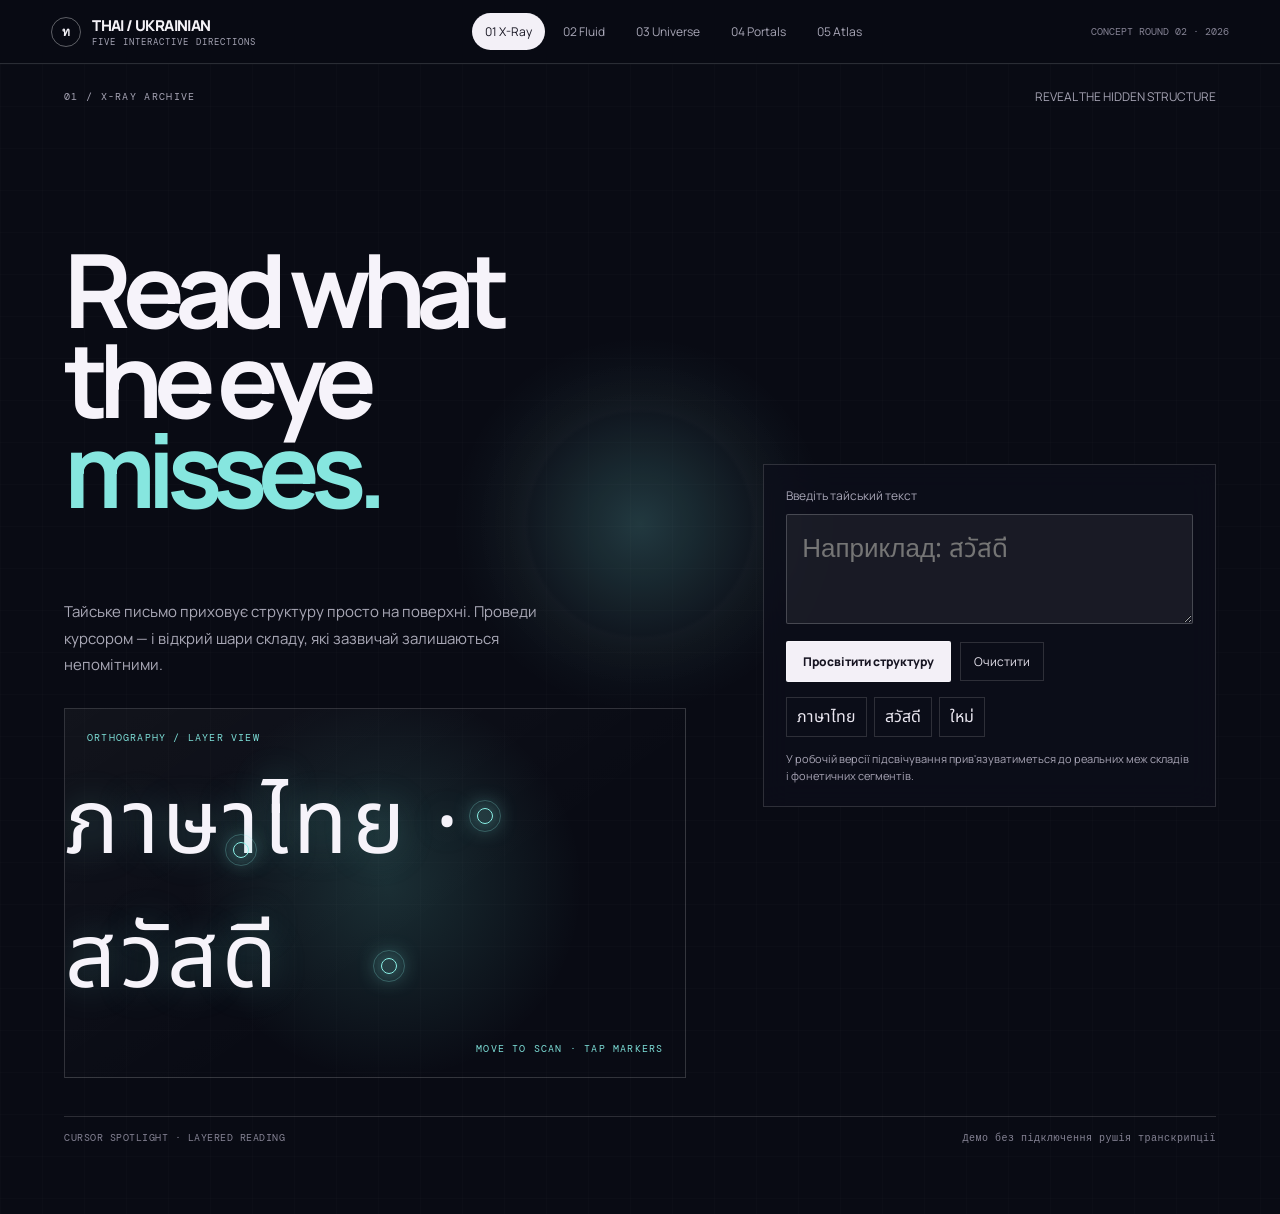
<file: web/prototypes/round-2/index.html>
<!doctype html>
<html lang="uk">
<head>
<meta charset="utf-8">
<meta name="viewport" content="width=device-width,initial-scale=1">
<meta name="theme-color" content="#090b14">
<meta name="description" content="П'ять інтерактивних дизайн-напрямів для Thai–Ukrainian Phonetic System.">
<title>П'ять експериментів — Thai / Ukrainian</title>
<style>
@import url('https://fonts.googleapis.com/css2?family=DM+Mono:wght@400;500&family=Manrope:wght@400;500;600;700;800&family=Noto+Sans+Thai:wght@400;500;600;700&display=swap');
:root{color-scheme:dark;--ease:cubic-bezier(.23,1,.32,1);--ink:#f5f3f8;--muted:#a7a5b5;--line:rgba(255,255,255,.14);--thai:"Noto Sans Thai",Tahoma,sans-serif;--sans:Manrope,Arial,sans-serif;--mono:"DM Mono",monospace}
*{box-sizing:border-box}html{scroll-behavior:smooth}body{margin:0;background:#090b14;color:var(--ink);font-family:var(--sans);font-size:15px}button,a,textarea{font:inherit}button{cursor:pointer}button:focus-visible,a:focus-visible,textarea:focus-visible,[tabindex]:focus-visible{outline:2px solid #fff;outline-offset:4px}a{color:inherit}.thai{font-family:var(--thai);font-weight:500}.mono{font:11px var(--mono);letter-spacing:.08em}.muted{color:var(--muted)}.smallcaps{font:10px var(--mono);letter-spacing:.14em;text-transform:uppercase}.topbar{position:sticky;top:0;z-index:40;display:flex;align-items:center;justify-content:space-between;gap:18px;padding:13px clamp(16px,4vw,56px);background:rgba(9,11,20,.88);backdrop-filter:blur(18px);border-bottom:1px solid var(--line)}.brand{display:flex;align-items:center;gap:11px;text-decoration:none;font-weight:800;letter-spacing:-.04em}.brand-mark{display:grid;place-items:center;width:30px;height:30px;border:1px solid rgba(255,255,255,.35);border-radius:50%;font-size:12px}.brand small{display:block;color:#a6a5b5;font:9px var(--mono);letter-spacing:.12em}.switcher{display:flex;gap:5px;flex-wrap:wrap}.switcher button{border:1px solid transparent;background:transparent;color:#aaa8b8;padding:9px 12px;border-radius:999px;font-size:12px;transition:background .2s ease,color .2s ease,transform .16s ease}.switcher button[aria-pressed=true]{background:#f3f0f7;color:#171522}.switcher button:active{transform:scale(.97)}.top-meta{color:#858394;font:10px var(--mono);white-space:nowrap}
.concept{min-height:calc(100vh - 57px);position:relative;overflow:hidden}.concept[hidden]{display:none!important}.scene-head{display:flex;align-items:center;justify-content:space-between;gap:18px;padding:24px clamp(18px,5vw,72px) 0}.scene-id{font:10px var(--mono);letter-spacing:.13em;color:var(--muted)}.scene-name{font-size:12px;color:var(--muted)}.scene-inner{width:min(1440px,100%);margin:auto;padding:0 clamp(18px,5vw,72px) 70px}.scene-title{font-size:clamp(2.4rem,6.5vw,6.7rem);line-height:.98;letter-spacing:-.075em;font-weight:600;margin:0}.scene-copy{max-width:570px;color:var(--muted);line-height:1.7;margin:18px 0 0}.demo-box{position:relative;z-index:2;max-width:580px;padding:22px;border:1px solid var(--line);background:rgba(13,15,27,.72);backdrop-filter:blur(14px)}.demo-box label{display:block;margin-bottom:10px;font-size:12px;color:var(--muted)}.demo-box textarea{width:100%;min-height:88px;resize:vertical;border:1px solid rgba(255,255,255,.2);background:rgba(255,255,255,.06);color:#fff;padding:15px;font:26px/1.5 var(--thai);border-radius:2px}.demo-actions{display:flex;flex-wrap:wrap;align-items:center;gap:9px;margin-top:12px}.action{border:1px solid rgba(255,255,255,.34);background:#f3f0f7;color:#171522;padding:11px 16px;border-radius:2px;font-size:12px;font-weight:800;transition:transform .16s ease,background .2s ease}.action:active{transform:scale(.97)}.ghost{border:1px solid var(--line);background:transparent;color:#e6e3ed;padding:10px 13px;font-size:12px}.samples{display:flex;gap:7px;flex-wrap:wrap;margin-top:15px}.samples button{border:1px solid var(--line);background:transparent;color:#eae7f0;padding:7px 10px;font:16px var(--thai)}.samples button:hover{background:rgba(255,255,255,.1)}.demo-output{margin-top:16px;padding:14px;border:1px solid rgba(255,255,255,.2);background:rgba(255,255,255,.06)}.demo-output[hidden]{display:none}.demo-output strong{display:block;font-size:18px;margin:6px 0}.demo-output p{margin:0;color:#c5c2d0;font-size:12px;line-height:1.6}.disclaimer{font-size:11px;color:#a9a6b6;line-height:1.5;margin:14px 0 0}.concept-foot{display:flex;justify-content:space-between;gap:16px;margin-top:38px;padding-top:14px;border-top:1px solid var(--line);color:#858394;font:10px var(--mono);letter-spacing:.05em}
#xray{background:#090b14;color:#f6f3fa}#xray:before{content:"";position:absolute;inset:0;opacity:.18;background-image:linear-gradient(rgba(255,255,255,.07) 1px,transparent 1px),linear-gradient(90deg,rgba(255,255,255,.07) 1px,transparent 1px);background-size:42px 42px;pointer-events:none}#xray .xray-light{position:absolute;inset:0;pointer-events:none;background:radial-gradient(260px circle at var(--px,50%) var(--py,40%),rgba(128,239,235,.2),rgba(128,239,235,.04) 48%,transparent 72%);mix-blend-mode:screen;z-index:1}#xray .xray-under{position:absolute;inset:0;pointer-events:none;opacity:.22;background:radial-gradient(230px circle at var(--px,50%) var(--py,40%),transparent 0 48%,rgba(255,255,255,.07) 50%,transparent 72%);z-index:1}#xray .scene-inner{position:relative;z-index:2}#xray .xray-layout{display:grid;grid-template-columns:minmax(0,1.1fr) minmax(310px,.8fr);gap:6vw;align-items:center;padding-top:54px}#xray .xray-title{font-size:clamp(3.2rem,8vw,8rem);line-height:.88;letter-spacing:-.09em;max-width:800px}#xray .xray-title span{color:#86e6df}#xray .xray-copy{max-width:510px;color:#aaa9b7;line-height:1.75;margin:24px 0 30px}#xray .specimen{position:relative;min-height:370px;display:grid;place-items:center;border:1px solid rgba(255,255,255,.16);background:linear-gradient(145deg,rgba(255,255,255,.035),transparent 60%);overflow:hidden}#xray .specimen:after{content:"";position:absolute;inset:0;background:radial-gradient(circle at 52% 48%,rgba(113,226,215,.16),transparent 52%);pointer-events:none}#xray .specimen-phrase{position:relative;z-index:2;font:clamp(3.2rem,7vw,6.8rem)/1.5 var(--thai);letter-spacing:.04em;text-shadow:0 0 35px rgba(120,240,229,.25)}#xray .specimen-note{position:absolute;z-index:3;color:#7cddd6;font:10px var(--mono);letter-spacing:.12em}.specimen-note.n1{top:22px;left:22px}.specimen-note.n2{right:22px;bottom:22px}.xray-target{position:absolute;z-index:4;width:16px;height:16px;border:1px solid #8cf3e9;border-radius:50%;background:rgba(140,243,233,.15);box-shadow:0 0 22px #79dcd5;cursor:pointer}.xray-target:after{content:"";position:absolute;inset:-9px;border:1px solid rgba(140,243,233,.25);border-radius:50%}.xray-target.t1{top:36%;left:27%}.xray-target.t2{top:27%;right:31%}.xray-target.t3{bottom:28%;left:51%}.xray-detail{position:absolute;z-index:5;right:18px;top:18px;max-width:205px;padding:12px;background:#e8fffb;color:#142d30;font-size:11px;line-height:1.5;box-shadow:0 10px 30px #0008}.xray-detail[hidden]{display:none}#xray .demo-box{margin-top:34px}
#fluid{background:#f1eee8;color:#1d1830;--muted:#696273;--line:rgba(30,22,50,.18);color-scheme:light}#fluid .scene-head{color:#554b64}#fluid .scene-id,#fluid .scene-name{color:#665d74}#fluid .scene-inner{position:relative}#fluid .fluid-hero{position:relative;min-height:600px;display:grid;grid-template-columns:1fr .85fr;align-items:center;gap:3vw;padding-top:30px}#fluid .fluid-art{position:absolute;inset:30px -5vw 0 35%;pointer-events:none;overflow:hidden;filter:saturate(1.1)}#fluid .fluid-blob{position:absolute;border-radius:48% 52% 62% 38% / 45% 40% 60% 55%;filter:blur(2px);mix-blend-mode:multiply;animation:fluid-drift 12s ease-in-out infinite alternate}#fluid .fluid-blob.b1{width:54%;height:62%;top:7%;left:15%;background:linear-gradient(130deg,#7a59ed,#f17bb5 52%,#ffbf72)}#fluid .fluid-blob.b2{width:48%;height:58%;top:27%;left:38%;background:linear-gradient(140deg,#6bd8d1,#6f7cf0 55%,#d99be8);animation-delay:-4s}#fluid .fluid-blob.b3{width:34%;height:43%;top:2%;left:50%;background:linear-gradient(135deg,#ffc7b0,#f8d85e,#a7e5d4);animation-delay:-7s}#fluid .fluid-glint{position:absolute;inset:0;background:radial-gradient(300px circle at var(--mx,60%) var(--my,45%),rgba(255,255,255,.82),transparent 70%);mix-blend-mode:screen}#fluid .fluid-copy{position:relative;z-index:2;max-width:680px}#fluid .scene-title{font-size:clamp(3.5rem,8vw,8rem);color:#1d1830}#fluid .scene-title em{font-style:normal;color:#7653c9}#fluid .scene-copy{color:#5f5769;max-width:500px}#fluid .fluid-rail{position:relative;z-index:2;display:flex;gap:14px;align-items:center;margin-top:36px;color:#574d67;font:10px var(--mono);letter-spacing:.1em}#fluid .fluid-rail span{height:1px;width:55px;background:#aa9ebc}#fluid .demo-box{position:relative;z-index:3;background:rgba(255,255,255,.82);border-color:rgba(45,29,77,.2);color:#211b31;box-shadow:0 20px 70px rgba(61,39,94,.12)}#fluid .demo-box textarea{background:rgba(37,24,62,.04);border-color:rgba(37,24,62,.22);color:#211b31}#fluid .demo-box .ghost{color:#4d435c;border-color:rgba(37,24,62,.2)}#fluid .demo-output{background:rgba(110,82,177,.07);border-color:rgba(110,82,177,.2)}#fluid .demo-output p{color:#5d536b}#fluid .disclaimer{color:#70677a}#fluid .samples button{color:#2a2337;border-color:rgba(40,28,62,.2)}#fluid .concept-foot{color:#70677a;border-color:rgba(40,28,62,.18)}@keyframes fluid-drift{to{transform:translate3d(3%,-4%,0) rotate(18deg) scale(1.08);border-radius:60% 40% 38% 62% / 52% 60% 40% 48%}}
#universe{background:radial-gradient(ellipse at 50% 42%,#192a50 0,#0b1022 42%,#070912 100%);color:#f3f4ff}#universe .scene-inner{position:relative}#universe .universe-intro{max-width:780px;padding-top:46px}#universe .scene-title{font-size:clamp(3rem,7vw,7rem)}#universe .scene-title span{color:#8bd8ff}#universe .universe-stage{position:relative;min-height:470px;margin:32px 0 20px;border:1px solid rgba(175,207,255,.18);overflow:hidden;background:radial-gradient(ellipse at center,rgba(81,124,205,.14),transparent 60%)}#universe .universe-stage:before,#universe .universe-stage:after{content:"";position:absolute;inset:10% 18%;border:1px solid rgba(149,196,255,.18);border-radius:50%;transform:rotate(-22deg)}#universe .universe-stage:after{inset:18% 10%;transform:rotate(27deg)}#universe .orbit{position:absolute;left:50%;top:50%;width:230px;height:230px;margin:-115px;border:1px dashed rgba(154,203,255,.23);border-radius:50%;animation:orbit 24s linear infinite}#universe .orbit.o2{width:370px;height:180px;margin:-90px -185px;transform:rotate(50deg);animation-duration:34s}#universe .orbit.o3{width:510px;height:290px;margin:-145px -255px;transform:rotate(-38deg);animation-duration:45s}#universe .core{position:absolute;left:50%;top:50%;transform:translate(-50%,-50%);display:grid;place-items:center;width:150px;height:150px;border-radius:50%;background:radial-gradient(circle at 30% 25%,#b5eaff,#548acb 45%,#263d78 72%);box-shadow:0 0 65px rgba(106,184,255,.35),inset 0 0 25px #d2f2ff66;color:#0a1930;font:30px var(--thai)}#universe .u-node{position:absolute;z-index:3;display:grid;place-items:center;width:58px;height:58px;border:1px solid rgba(173,221,255,.6);border-radius:50%;background:#101d3b;color:#d9f4ff;font-size:10px;box-shadow:0 0 25px rgba(106,184,255,.16);transition:transform .25s var(--ease),background .2s ease}#universe .u-node:hover,#universe .u-node[aria-pressed=true]{transform:scale(1.15);background:#bcecff;color:#0b1a32}#universe .u-node.n1{left:18%;top:20%}#universe .u-node.n2{right:18%;top:22%}#universe .u-node.n3{left:22%;bottom:18%}#universe .u-node.n4{right:20%;bottom:17%}#universe .u-node.n5{left:50%;top:8%;margin-left:-29px}#universe .u-caption{position:absolute;left:20px;bottom:18px;color:#a4bad9;font:10px var(--mono)}#universe .node-readout{position:absolute;right:18px;top:18px;z-index:5;max-width:220px;padding:13px;background:rgba(7,12,28,.9);border:1px solid rgba(173,221,255,.3);font-size:12px;line-height:1.5;color:#d9e9ff}#universe .node-readout strong{display:block;color:#8bd8ff;margin-bottom:5px}#universe .demo-box{max-width:680px}
#portals{background:#100d1a;color:#f7f0ff}#portals .scene-inner{padding-top:36px}#portals .portal-heading{display:flex;align-items:end;justify-content:space-between;gap:20px;margin-bottom:34px}#portals .scene-title{max-width:780px;font-size:clamp(3rem,7vw,7.5rem)}#portals .portal-count{font:12px var(--mono);color:#c4a9fa}#portals .portal-grid{display:grid;grid-template-columns:1.15fr .85fr .85fr;min-height:410px;gap:9px;perspective:1000px}#portals .portal{position:relative;display:flex;flex-direction:column;justify-content:space-between;min-height:360px;padding:24px;border:1px solid rgba(255,255,255,.17);overflow:hidden;text-align:left;color:#fff;transition:flex .5s var(--ease),transform .5s var(--ease),filter .5s ease;isolation:isolate}#portals .portal:before{content:"";position:absolute;inset:0;z-index:-2;transition:transform .8s var(--ease);background:var(--portal)}#portals .portal:after{content:"";position:absolute;inset:0;z-index:-1;background:linear-gradient(160deg,rgba(0,0,0,.02),rgba(0,0,0,.52))}#portals .portal:hover:before,#portals .portal[aria-pressed=true]:before{transform:scale(1.13) rotate(-4deg)}#portals .portal[aria-pressed=true]{transform:translateY(-8px);border-color:rgba(255,255,255,.75)}#portals .portal:nth-child(1){--portal:radial-gradient(circle at 25% 20%,#a8d4ff,#5247b7 45%,#201637)}#portals .portal:nth-child(2){--portal:radial-gradient(circle at 65% 25%,#ff9fca,#a34c85 45%,#381c4d)}#portals .portal:nth-child(3){--portal:radial-gradient(circle at 40% 20%,#f6d98b,#a05d3d 48%,#33202d)}#portals .portal-num{font:11px var(--mono);opacity:.8}#portals .portal h2{font-size:clamp(1.7rem,3vw,3rem);line-height:.95;letter-spacing:-.06em;margin:0}#portals .portal p{font-size:12px;line-height:1.6;max-width:220px;color:#f0e9fa}#portals .portal-panel{display:grid;grid-template-columns:.7fr 1.3fr;gap:30px;align-items:center;margin-top:18px;padding:22px 0;border-top:1px solid rgba(255,255,255,.18);border-bottom:1px solid rgba(255,255,255,.18)}#portals .portal-panel h3{font-size:clamp(1.5rem,3vw,2.5rem);margin:0;letter-spacing:-.05em}#portals .portal-panel p{max-width:650px;color:#c8bfd4;line-height:1.7;margin:0}
#atlas{background:#e9e4d8;color:#1c2230;color-scheme:light;--line:rgba(28,34,48,.2);--muted:#68707b}#atlas .scene-head{color:#303846}#atlas .scene-id,#atlas .scene-name{color:#65707c}#atlas .scene-inner{padding-top:38px}#atlas .atlas-heading{display:grid;grid-template-columns:1fr .7fr;gap:35px;align-items:end}#atlas .scene-title{font-size:clamp(3rem,7vw,7rem);max-width:760px}#atlas .scene-copy{color:#5f6872;margin:0 0 8px}#atlas .atlas-map{position:relative;min-height:510px;margin:36px 0 28px;border-top:1px solid rgba(28,34,48,.22);border-bottom:1px solid rgba(28,34,48,.22);overflow:hidden;background:radial-gradient(ellipse at center,rgba(255,255,255,.85),rgba(233,228,216,.2) 66%)}#atlas .atlas-lines{position:absolute;inset:0;width:100%;height:100%}#atlas .atlas-lines path{fill:none;stroke:rgba(39,62,82,.3);stroke-width:1.3;stroke-dasharray:4 7}#atlas .atlas-node{position:absolute;z-index:2;border:1px solid #34445a;background:#e9e4d8;color:#263246;padding:11px 15px;border-radius:999px;font-size:12px;box-shadow:0 5px 16px rgba(40,50,70,.08);transition:background .2s ease,transform .2s ease,color .2s ease}#atlas .atlas-node:hover,#atlas .atlas-node[aria-pressed=true]{background:#273b52;color:#fff;transform:translateY(-3px)}#atlas .atlas-node[data-node=writing]{left:8%;top:18%}#atlas .atlas-node[data-node=syllable]{left:39%;top:12%}#atlas .atlas-node[data-node=tone]{right:9%;top:27%}#atlas .atlas-node[data-node=ipa]{left:17%;bottom:20%}#atlas .atlas-node[data-node=adapt]{right:28%;bottom:13%}#atlas .atlas-node[data-node=uncertainty]{left:47%;top:51%}#atlas .atlas-info{display:grid;grid-template-columns:.6fr 1.4fr;gap:22px;align-items:start;padding:20px 0}#atlas .atlas-info h3{font-size:clamp(1.5rem,3vw,2.4rem);margin:0;letter-spacing:-.05em}#atlas .atlas-info p{max-width:650px;margin:0;color:#515c68;line-height:1.7}#atlas .demo-box{max-width:680px;background:rgba(255,255,255,.55);border-color:rgba(28,34,48,.2);color:#1c2230}#atlas .demo-box textarea{background:#fff;color:#1c2230;border-color:rgba(28,34,48,.25)}#atlas .demo-box .ghost{color:#34445a;border-color:rgba(28,34,48,.25)}#atlas .demo-box .samples button{color:#263246;border-color:rgba(28,34,48,.25)}#atlas .demo-output{background:#fff;border-color:rgba(28,34,48,.2)}#atlas .demo-output p{color:#515c68}#atlas .disclaimer{color:#5e6873}#atlas .concept-foot{color:#68707b;border-color:rgba(28,34,48,.2)}
@keyframes orbit{to{transform:rotate(360deg)}}
@media(max-width:900px){.top-meta{display:none}#xray .xray-layout{grid-template-columns:1fr;gap:28px}#xray .specimen{min-height:300px}#fluid .fluid-hero{grid-template-columns:1fr;min-height:auto;padding:65px 0 25px}#fluid .fluid-art{inset:0 0 0 20%;opacity:.65}#fluid .demo-box{margin-top:30px}#portals .portal-grid{grid-template-columns:1fr 1fr}#portals .portal:last-child{grid-column:1/-1;min-height:250px}#atlas .atlas-heading{grid-template-columns:1fr;gap:12px}#atlas .atlas-map{min-height:430px}}
@media(max-width:640px){.topbar{align-items:flex-start;flex-direction:column;padding:12px 16px}.switcher{width:100%;overflow-x:auto;flex-wrap:nowrap;padding-bottom:3px}.switcher button{white-space:nowrap}.scene-head{padding:18px 18px 0}.scene-inner{padding:0 18px 45px}.scene-title{font-size:clamp(2.6rem,13vw,4.2rem)}#xray .xray-layout{padding-top:36px}#xray .specimen{min-height:250px}#xray .specimen-phrase{font-size:3.3rem}#fluid .fluid-hero{padding-top:45px}#fluid .fluid-art{inset:0 -30% 0 4%;opacity:.55}#universe .universe-stage{min-height:380px}#universe .u-node{width:48px;height:48px}#universe .u-node.n1{left:8%}#universe .u-node.n2{right:8%}#universe .u-node.n3{left:9%}#universe .u-node.n4{right:8%}#universe .core{width:118px;height:118px;font-size:25px}#universe .orbit.o3{width:360px;margin-left:-180px}#portals .portal-heading{align-items:flex-start;flex-direction:column}#portals .portal-grid{grid-template-columns:1fr;min-height:0}#portals .portal,#portals .portal:last-child{grid-column:auto;min-height:220px}#portals .portal-panel{grid-template-columns:1fr;gap:10px}#atlas .atlas-map{min-height:390px}#atlas .atlas-node{font-size:10px;padding:8px 10px}#atlas .atlas-node[data-node=writing]{left:3%;top:15%}#atlas .atlas-node[data-node=syllable]{left:33%;top:7%}#atlas .atlas-node[data-node=tone]{right:2%;top:24%}#atlas .atlas-node[data-node=ipa]{left:4%;bottom:16%}#atlas .atlas-node[data-node=adapt]{right:3%;bottom:12%}#atlas .atlas-node[data-node=uncertainty]{left:40%;top:48%}#atlas .atlas-info{grid-template-columns:1fr;gap:8px}.concept-foot{flex-direction:column;gap:6px}}
@media(prefers-reduced-motion:reduce){html{scroll-behavior:auto}*,*::before,*::after{animation-duration:.01ms!important;animation-iteration-count:1!important;transition-duration:.01ms!important;scroll-behavior:auto!important}}
@media(hover:none){#xray .xray-light,#xray .xray-under{display:none}#xray .specimen{background:radial-gradient(circle at 50% 50%,rgba(113,226,215,.14),transparent 60%)}#fluid .fluid-art{opacity:.5}}
</style>
</head>
<body>
<header class="topbar">
  <a class="brand" href="#top"><span class="brand-mark">ท</span><span>THAI / UKRAINIAN<small>FIVE INTERACTIVE DIRECTIONS</small></span></a>
  <nav class="switcher" aria-label="Вибір дизайн-концепції">
    <button type="button" data-switch="xray" aria-pressed="true">01 X-Ray</button>
    <button type="button" data-switch="fluid" aria-pressed="false">02 Fluid</button>
    <button type="button" data-switch="universe" aria-pressed="false">03 Universe</button>
    <button type="button" data-switch="portals" aria-pressed="false">04 Portals</button>
    <button type="button" data-switch="atlas" aria-pressed="false">05 Atlas</button>
  </nav>
  <span class="top-meta">CONCEPT ROUND 02 · 2026</span>
</header>

<main id="top">
<section class="concept" id="xray" data-concept="xray">
  <div class="xray-light"></div><div class="xray-under"></div>
  <div class="scene-head"><span class="scene-id">01 / X-RAY ARCHIVE</span><span class="scene-name">REVEAL THE HIDDEN STRUCTURE</span></div>
  <div class="scene-inner">
    <div class="xray-layout">
      <div>
        <h1 class="xray-title">Read what<br>the eye <span>misses.</span></h1>
        <p class="xray-copy">Тайське письмо приховує структуру просто на поверхні. Проведи курсором — і відкрий шари складу, які зазвичай залишаються непомітними.</p>
        <div class="specimen" id="xray-specimen">
          <span class="specimen-note n1">ORTHOGRAPHY / LAYER VIEW</span>
          <span class="specimen-note n2">MOVE TO SCAN · TAP MARKERS</span>
          <span class="specimen-phrase thai" lang="th">ภาษาไทย · สวัสดี</span>
          <button class="xray-target t1" type="button" aria-label="Показати шар приголосних" data-xray="Приголосні"> </button>
          <button class="xray-target t2" type="button" aria-label="Показати шар голосних" data-xray="Голосні"> </button>
          <button class="xray-target t3" type="button" aria-label="Показати тональний шар" data-xray="Тональний аналіз"> </button>
          <div class="xray-detail" id="xray-detail" hidden></div>
        </div>
      </div>
      <div>
        <div class="demo-box">
          <label for="input-xray">Введіть тайський текст</label>
          <textarea id="input-xray" lang="th" placeholder="Наприклад: สวัสดี"></textarea>
          <div class="demo-actions"><button class="action" data-demo="xray">Просвітити структуру</button><button class="ghost" data-clear="xray">Очистити</button></div>
          <div class="samples"><button data-fill="xray" data-value="ภาษาไทย" lang="th">ภาษาไทย</button><button data-fill="xray" data-value="สวัสดี" lang="th">สวัสดี</button><button data-fill="xray" data-value="ใหม่" lang="th">ใหม่</button></div>
          <div class="demo-output" id="output-xray" hidden><span class="smallcaps">ILLUSTRATIVE LAYERS · NOT ENGINE OUTPUT</span><strong class="thai" lang="th"></strong><p>Це демонстрація візуального розкриття. Реальний IPA та український кандидат тут не обчислюються.</p></div>
          <p class="disclaimer">У робочій версії підсвічування прив'язуватиметься до реальних меж складів і фонетичних сегментів.</p>
        </div>
      </div>
    </div>
    <div class="concept-foot"><span>CURSOR SPOTLIGHT · LAYERED READING</span><span>Демо без підключення рушія транскрипції</span></div>
  </div>
</section>

<section class="concept" id="fluid" data-concept="fluid" hidden>
  <div class="scene-head"><span class="scene-id">02 / FLUID LANGUAGE</span><span class="scene-name">A SCRIPT THAT FLOWS INTO SOUND</span></div>
  <div class="scene-inner">
    <div class="fluid-hero">
      <div class="fluid-art" id="fluid-art"><div class="fluid-blob b1"></div><div class="fluid-blob b2"></div><div class="fluid-blob b3"></div><div class="fluid-glint"></div></div>
      <div class="fluid-copy"><h1 class="scene-title">Language<br>in <em>motion.</em></h1><p class="scene-copy">Письмо рухається, розтікається, збирається в структуру. Тут фонетичне перетворення відчувається як потік, що набуває форми.</p><div class="fluid-rail">THAI <span></span> PHONOLOGY <span></span> IPA <span></span> УКРАЇНСЬКА</div></div>
      <div class="demo-box">
        <label for="input-fluid">Спробуйте ввести тайський текст</label>
        <textarea id="input-fluid" lang="th" placeholder="ภาษาไทย"></textarea>
        <div class="demo-actions"><button class="action" data-demo="fluid">Зібрати потік</button><button class="ghost" data-clear="fluid">Скинути</button></div>
        <div class="samples"><button data-fill="fluid" data-value="ภาษาไทย" lang="th">ภาษาไทย</button><button data-fill="fluid" data-value="ใหม่" lang="th">ใหม่</button><button data-fill="fluid" data-value="จริง" lang="th">จริง</button></div>
        <div class="demo-output" id="output-fluid" hidden><span class="smallcaps">ILLUSTRATIVE TRANSFORMATION</span><strong class="thai" lang="th"></strong><p>У реальному сервісі потік замінить структурний аналіз, типізований IPA та попередня українська адаптація — тут це лише візуальний сценарій.</p></div>
        <p class="disclaimer">Світлові форми — метафора процесу, не аудіосигнал і не вимірювання висоти тону.</p>
      </div>
    </div>
    <div class="concept-foot"><span>FLUID MESH · POINTER-RESPONSIVE LIGHT</span><span>Читабельність робочої зони збережена</span></div>
  </div>
</section>

<section class="concept" id="universe" data-concept="universe" hidden>
  <div class="scene-head"><span class="scene-id">03 / PHONETIC UNIVERSE</span><span class="scene-name">A CONSTELLATION OF PRONUNCIATION</span></div>
  <div class="scene-inner">
    <div class="universe-intro"><h1 class="scene-title">Every sound<br>has a <span>place.</span></h1><p class="scene-copy">Не графік заради графіка, а карта залежностей: письмо, склад, тон, IPA й адаптація пов'язані в одну систему.</p></div>
    <div class="universe-stage" aria-label="Інтерактивна схема фонетичних рівнів">
      <div class="orbit"></div><div class="orbit o2"></div><div class="orbit o3"></div>
      <div class="core thai" lang="th">ภาษาไทย</div>
      <button class="u-node n1" data-node="writing" type="button" aria-pressed="false">ПИСЬМО</button>
      <button class="u-node n2" data-node="syllable" type="button" aria-pressed="false">СКЛАД</button>
      <button class="u-node n3" data-node="tone" type="button" aria-pressed="false">ТОН</button>
      <button class="u-node n4" data-node="ipa" type="button" aria-pressed="false">IPA</button>
      <button class="u-node n5" data-node="adapt" type="button" aria-pressed="false">UA</button>
      <div class="node-readout" id="universe-readout"><strong>Дослідіть вузол</strong>Оберіть рівень, щоб побачити його роль у ланцюжку транскрипції.</div>
      <span class="u-caption">SELECT A NODE · TRACE THE RELATIONSHIP</span>
    </div>
    <div class="demo-box">
      <label for="input-universe">Тайський текст для демонстрації</label>
      <textarea id="input-universe" lang="th" placeholder="สวัสดี"></textarea>
      <div class="demo-actions"><button class="action" data-demo="universe">Побудувати сузір'я</button><button class="ghost" data-clear="universe">Очистити</button></div>
      <div class="samples"><button data-fill="universe" data-value="สวัสดี" lang="th">สวัสดี</button><button data-fill="universe" data-value="ภาษาไทย" lang="th">ภาษาไทย</button></div>
      <div class="demo-output" id="output-universe" hidden><span class="smallcaps">ILLUSTRATIVE INPUT NODE</span><strong class="thai" lang="th"></strong><p>Введений рядок позначає початковий вузол. Реальні зв'язки й значення мають надходити з результатів рушія.</p></div>
      <p class="disclaimer">Положення вузлів і орбіти концептуальні; вони не кодують реальні фонетичні вимірювання.</p>
    </div>
    <div class="concept-foot"><span>SPATIAL KNOWLEDGE · INTERACTIVE NODES</span><span>П'ять тонів можуть мати окремі траєкторії</span></div>
  </div>
</section>

<section class="concept" id="portals" data-concept="portals" hidden>
  <div class="scene-head"><span class="scene-id">04 / PORTAL INTERFACE</span><span class="scene-name">ENTER A DIFFERENT PART OF THE SYSTEM</span></div>
  <div class="scene-inner">
    <div class="portal-heading"><h1 class="scene-title">Choose a door.<br>Go deeper.</h1><span class="portal-count" id="portal-count">ROOM 01 / 03</span></div>
    <div class="portal-grid" role="group" aria-label="Розділи системи">
      <button class="portal" type="button" data-portal="tool" aria-pressed="true"><span class="portal-num">ROOM 01 / THE WORKBENCH</span><div><h2>Read<br>Thai.</h2><p>Введення тексту й практичний результат.</p></div><span class="smallcaps">ENTER ROOM ↗</span></button>
      <button class="portal" type="button" data-portal="phonetics" aria-pressed="false"><span class="portal-num">ROOM 02 / THE SOUND ROOM</span><div><h2>Hear<br>the logic.</h2><p>Склади, фонологія, тони та IPA.</p></div><span class="smallcaps">ENTER ROOM ↗</span></button>
      <button class="portal" type="button" data-portal="method" aria-pressed="false"><span class="portal-num">ROOM 03 / THE ARCHIVE</span><div><h2>Trace<br>the method.</h2><p>Походження даних, межі й невизначеність.</p></div><span class="smallcaps">ENTER ROOM ↗</span></button>
    </div>
    <div class="portal-panel" id="portal-panel" aria-live="polite"><h3>Workbench</h3><p>Головний інструмент залишається доступним одразу. У наступній ітерації цей портал відкриватиме повноцінну робочу сцену з введенням тайського тексту, аналізом та розгортанням деталей.</p></div>
    <div class="demo-box">
      <label for="input-portals">Текст тайською</label>
      <textarea id="input-portals" lang="th" placeholder="Наприклад: มา"></textarea>
      <div class="demo-actions"><button class="action" data-demo="portals">Відкрити демонстраційний результат</button><button class="ghost" data-clear="portals">Очистити</button></div>
      <div class="samples"><button data-fill="portals" data-value="มา" lang="th">มา</button><button data-fill="portals" data-value="หมา" lang="th">หมา</button></div>
      <div class="demo-output" id="output-portals" hidden><span class="smallcaps">ILLUSTRATIVE ROOM STATE</span><strong class="thai" lang="th"></strong><p>Це лише приклад переходу. Рушій транскрипції не запускається в цьому прототипі.</p></div>
      <p class="disclaimer">Портали показують інформаційну архітектуру, а не окремі сторінки production-сервісу.</p>
    </div>
    <div class="concept-foot"><span>FULL-SCREEN ROOMS · SPATIAL TRANSITIONS</span><span>Навігація зберігає зрозумілий шлях назад</span></div>
  </div>
</section>

<section class="concept" id="atlas" data-concept="atlas" hidden>
  <div class="scene-head"><span class="scene-id">05 / THE LIVING ATLAS</span><span class="scene-name">EXPLORE HOW THE SYSTEM CONNECTS</span></div>
  <div class="scene-inner">
    <div class="atlas-heading"><h1 class="scene-title">A map of<br>how Thai works.</h1><p class="scene-copy">Замість довідника-стіни — карта понять. Кожна тема відкриває свій розділ, а зв'язки пояснюють, як один рівень впливає на інший.</p></div>
    <div class="atlas-map" aria-label="Інтерактивна карта знань">
      <svg class="atlas-lines" viewBox="0 0 1000 510" preserveAspectRatio="none" aria-hidden="true"><path d="M150 120 C270 50 350 80 470 105 S700 160 860 160"/><path d="M150 120 C160 250 220 330 260 390 S450 420 610 430"/><path d="M470 105 C520 210 540 290 500 340 S610 400 740 430"/><path d="M860 160 C760 220 700 270 500 340"/><path d="M260 390 C350 360 410 350 500 340"/></svg>
      <button class="atlas-node" type="button" data-node="writing" aria-pressed="true">Тайське письмо</button>
      <button class="atlas-node" type="button" data-node="syllable" aria-pressed="false">Структура складу</button>
      <button class="atlas-node" type="button" data-node="tone" aria-pressed="false">Тонові правила</button>
      <button class="atlas-node" type="button" data-node="ipa" aria-pressed="false">Типізований IPA</button>
      <button class="atlas-node" type="button" data-node="adapt" aria-pressed="false">Українська адаптація</button>
      <button class="atlas-node" type="button" data-node="uncertainty" aria-pressed="false">Невизначеність</button>
    </div>
    <div class="atlas-info" aria-live="polite"><h3 id="atlas-title">Тайське письмо</h3><p id="atlas-description">Вхідний шар: графеми, голосні знаки, тонові позначки та їхні позиції. Написання є початком аналізу, але не готовою вимовою.</p></div>
    <div class="demo-box">
      <label for="input-atlas">Додайте власний приклад</label>
      <textarea id="input-atlas" lang="th" placeholder="Наприклад: จริง"></textarea>
      <div class="demo-actions"><button class="action" data-demo="atlas">Додати до карти</button><button class="ghost" data-clear="atlas">Очистити</button></div>
      <div class="samples"><button data-fill="atlas" data-value="จริง" lang="th">จริง</button><button data-fill="atlas" data-value="ไฟ" lang="th">ไฟ</button></div>
      <div class="demo-output" id="output-atlas" hidden><span class="smallcaps">ILLUSTRATIVE MAP ENTRY</span><strong class="thai" lang="th"></strong><p>Це макет запису на карті. Він не є розбором або підтвердженим результатом.</p></div>
      <p class="disclaimer">Зв'язки показують методологічну архітектуру проєкту, а не оцінку точності.</p>
    </div>
    <div class="concept-foot"><span>KNOWLEDGE GRAPH · PROVENANCE FIRST</span><span>Невизначеність — видима частина системи</span></div>
  </div>
</section>
</main>
<script>
(() => {
  const switches = [...document.querySelectorAll('[data-switch]')];
  const concepts = [...document.querySelectorAll('.concept[data-concept]')];
  const reduced = matchMedia('(prefers-reduced-motion: reduce)');
  function activate(id) {
    concepts.forEach(section => { section.hidden = section.id !== id; });
    switches.forEach(button => button.setAttribute('aria-pressed', String(button.dataset.switch === id)));
    history.replaceState(null, '', '#' + id);
    window.scrollTo({top:0,behavior:reduced.matches?'auto':'smooth'});
  }
  switches.forEach(button => button.addEventListener('click', () => activate(button.dataset.switch)));
  const initial = location.hash.slice(1);
  if (concepts.some(section => section.id === initial)) activate(initial);

  document.querySelectorAll('[data-fill]').forEach(button => button.addEventListener('click', () => {
    const input = document.getElementById('input-' + button.dataset.fill);
    if (input) { input.value = button.dataset.value; input.focus(); }
  }));
  document.querySelectorAll('[data-clear]').forEach(button => button.addEventListener('click', () => {
    const id = button.dataset.clear;
    const input = document.getElementById('input-' + id);
    const output = document.getElementById('output-' + id);
    if (input) input.value = '';
    if (output) output.hidden = true;
    if (input) input.focus();
  }));
  document.querySelectorAll('[data-demo]').forEach(button => button.addEventListener('click', () => {
    const id = button.dataset.demo;
    const input = document.getElementById('input-' + id);
    const output = document.getElementById('output-' + id);
    if (!input || !output) return;
    if (!input.value.trim()) { input.focus(); input.setCustomValidity('Введіть або оберіть тайський текст.'); input.reportValidity(); input.setCustomValidity(''); return; }
    output.querySelector('strong').textContent = input.value.trim();
    output.hidden = false;
  }));

  const xray = document.getElementById('xray');
  xray.addEventListener('pointermove', event => {
    if (event.pointerType === 'touch') return;
    const rect = xray.getBoundingClientRect();
    xray.style.setProperty('--px', (event.clientX - rect.left) + 'px');
    xray.style.setProperty('--py', (event.clientY - rect.top) + 'px');
  });
  const xrayDetail = document.getElementById('xray-detail');
  const xrayCopy = {
    'Приголосні':'Початковий приголосний задає один із ключових фонологічних сигналів, зокрема клас для тонового правила.',
    'Голосні':'Голосні знаки можуть стояти до, після, над або під приголосним. Їхня позиція — частина графічної структури складу.',
    'Тональний аналіз':'Тон залежить не лише від тонового знака, а й від класу приголосного та типу складу.'
  };
  document.querySelectorAll('[data-xray]').forEach(button => button.addEventListener('click', () => {
    xrayDetail.textContent = button.dataset.xray + ': ' + xrayCopy[button.dataset.xray];
    xrayDetail.hidden = false;
  }));

  const fluid = document.getElementById('fluid');
  fluid.addEventListener('pointermove', event => {
    if (event.pointerType === 'touch') return;
    const rect = fluid.getBoundingClientRect();
    fluid.style.setProperty('--mx', (event.clientX - rect.left) + 'px');
    fluid.style.setProperty('--my', (event.clientY - rect.top) + 'px');
  });

  const nodeCopy = {
    writing:['Письмо','Графеми та їхні позиції — вхідні дані для структурного аналізу.'],
    syllable:['Склад','Межі складів і сегменти потрібні, щоб інтерпретувати голосні, кінцеві приголосні та тони.'],
    tone:['Тон','П’ять тональних категорій визначаються комбінацією фонологічних умов, а не лише окремим знаком.'],
    ipa:['IPA','Типізований IPA зберігає фонетичні відмінності, потрібні для наступного кроку.'],
    adapt:['Українська адаптація','Український практичний запис формується з IPA й має статус попереднього кандидата.']
  };
  document.querySelectorAll('#universe [data-node]').forEach(button => button.addEventListener('click', () => {
    document.querySelectorAll('#universe [data-node]').forEach(node => node.setAttribute('aria-pressed', String(node === button)));
    const [title,description] = nodeCopy[button.dataset.node];
    document.getElementById('universe-readout').innerHTML = '<strong></strong>';
    const readout = document.getElementById('universe-readout');
    readout.querySelector('strong').textContent = title;
    readout.append(document.createTextNode(description));
  }));

  const portalData = {
    tool:['Workbench','Тут живе головна дія: введення тайського тексту, локальний аналіз і показ IPA з попередньою українською адаптацією.'],
    phonetics:['Sound room','Окрема сцена для складів, фонологічних умов, довготи голосних і п’яти тонів.'],
    method:['Archive','Методологія, походження даних, обмеження, статуси й пояснення невизначеності.']
  };
  document.querySelectorAll('[data-portal]').forEach((button,index) => button.addEventListener('click', () => {
    document.querySelectorAll('[data-portal]').forEach(node => node.setAttribute('aria-pressed',String(node===button)));
    const [title,copy] = portalData[button.dataset.portal];
    document.querySelector('#portal-panel h3').textContent = title;
    document.querySelector('#portal-panel p').textContent = copy;
    document.getElementById('portal-count').textContent = 'ROOM 0' + (index+1) + ' / 03';
  }));

  const atlasData = {
    writing:['Тайське письмо','Вхідний шар: графеми, голосні знаки, тонові позначки та їхні позиції. Написання є початком аналізу, але не готовою вимовою.'],
    syllable:['Структура складу','Система визначає межі складів і сегментує графічну послідовність для фонологічної інтерпретації.'],
    tone:['Тонові правила','Тоновий результат залежить від класу приголосного, типу складу, довготи голосної та тонового знака.'],
    ipa:['Типізований IPA','Проміжне фонетичне представлення зберігає відмінності та походження сегментів.'],
    adapt:['Українська адаптація','Практична українська форма утворюється з IPA, а не прямою заміною тайських графем. Це попередній кандидат.'],
    uncertainty:['Невизначеність','Непідтримані або неоднозначні фрагменти мають бути видимими. Система не повинна приховувати здогадки під виглядом певного результату.']
  };
  document.querySelectorAll('#atlas [data-node]').forEach(button => button.addEventListener('click', () => {
    document.querySelectorAll('#atlas [data-node]').forEach(node => node.setAttribute('aria-pressed',String(node===button)));
    const [title,description] = atlasData[button.dataset.node];
    document.getElementById('atlas-title').textContent = title;
    document.getElementById('atlas-description').textContent = description;
  }));
})();
</script>
</body>
</html>
</file>
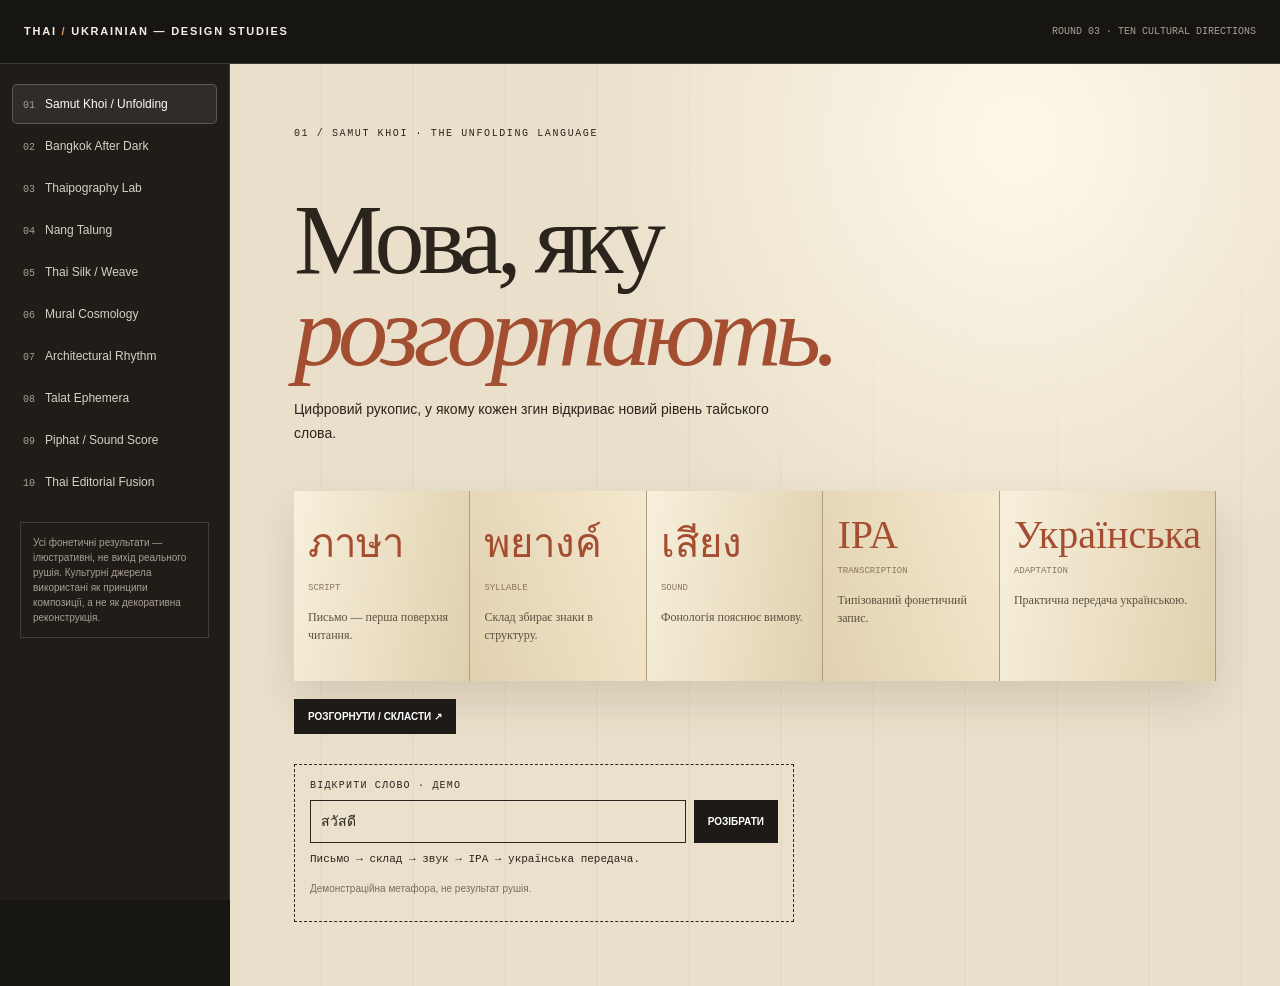
<file: web/prototypes/round-3/index.html>
<!doctype html>
<html lang="uk"><meta charset="utf-8"><meta name="viewport" content="width=device-width,initial-scale=1"><title>Thai Cultural Design Studies — 10 Directions</title>
<style>
*{box-sizing:border-box}body{margin:0;background:#171512;color:#f5efe4;font:14px/1.5 Inter,Arial,sans-serif}button,input{font:inherit}.top{height:64px;position:sticky;top:0;z-index:5;background:#171512;border-bottom:1px solid #ffffff25;display:flex;align-items:center;justify-content:space-between;padding:0 24px}.top b{font-size:11px;letter-spacing:.16em}.top small,.mono{font:10px 'Courier New',monospace;color:#a99f90}.layout{display:grid;grid-template-columns:230px 1fr;min-height:calc(100vh - 64px)}nav{position:sticky;top:64px;height:calc(100vh - 64px);overflow:auto;background:#201d19;padding:18px 12px;border-right:1px solid #ffffff20}nav button{display:block;width:100%;text-align:left;background:none;color:#d8d0c2;border:1px solid transparent;padding:10px;border-radius:5px;font-size:12px;margin:2px 0}nav button[aria-pressed=true]{background:#ffffff12;border-color:#ffffff35;color:white}nav button:focus-visible,button:focus-visible,input:focus-visible{outline:2px solid #e9b57e;outline-offset:3px}.n{font:10px 'Courier New';color:#a99f90;margin-right:10px}.hint{margin:20px 8px;padding:12px;border:1px solid #ffffff25;color:#a99f90;font-size:10px}.stage{min-width:0}.p{display:none;min-height:calc(100vh - 64px);padding:clamp(24px,5vw,70px);overflow:hidden}.p.on{display:block}.p h1{font-size:clamp(48px,8vw,100px);line-height:.9;letter-spacing:-.075em;margin:55px 0 20px}.ey{font:10px 'Courier New';letter-spacing:.16em;text-transform:uppercase}.desc{max-width:520px;line-height:1.7}.demo{max-width:500px;margin-top:30px;padding:15px;border:1px dashed currentColor;background:#ffffff0a}.demo label{display:block;font:10px 'Courier New';letter-spacing:.12em;margin-bottom:9px}.demo div{display:flex;gap:8px}.demo input{min-width:0;flex:1;padding:10px;background:transparent;border:1px solid currentColor;color:inherit}.demo button,.cta{padding:10px 14px;background:#1d1a17;color:white;border:0;font-size:10px;font-weight:bold}.demo output{display:block;min-height:20px;margin-top:10px;font:11px 'Courier New'}.note{font-size:10px;opacity:.6;margin-top:8px}.thai{font-family:'Noto Sans Thai',Tahoma,sans-serif}
/* 01 */#p1{background:radial-gradient(ellipse at 75% 8%,#fff8e9,transparent 40%),repeating-linear-gradient(90deg,transparent 0 90px,#6b4b280a 91px 92px),#e9dfca;color:#2a241d}#p1 h1{font:500 clamp(50px,8vw,100px)/.92 Georgia,serif;letter-spacing:-.06em}#p1 h1 em{color:#a34d31}.book{display:grid;grid-template-columns:repeat(5,1fr);margin-top:45px;box-shadow:0 20px 40px #4e382322}.leaf{min-height:190px;padding:20px 14px;background:linear-gradient(100deg,#f8f0dc,#dfd0ae);border-right:1px solid #ad9c7d;transition:transform .6s;transform-origin:left}.leaf:nth-child(even){background:linear-gradient(250deg,#f4e8ce,#e1d1b0)}.leaf strong{display:block;font:40px 'Noto Sans Thai',Tahoma;color:#a54d31}.leaf small{font:9px 'Courier New';color:#88765c}.leaf p{font:12px/1.5 Georgia;color:#5d5140}.book.open .leaf:nth-child(2){transform:rotateY(-8deg)}.book.open .leaf:nth-child(3){transform:rotateY(6deg)}.book.open .leaf:nth-child(4){transform:rotateY(-5deg)}
/* 02 */#p2{background:radial-gradient(ellipse at 75% 40%,#173e4a,transparent 45%),linear-gradient(140deg,#0b1018,#1c1020);color:#f8f1e7}#p2 h1{font-size:clamp(58px,10vw,125px)}#p2 h1 span{color:#ff6e88;text-shadow:0 0 30px #ff426c88}.signs{display:flex;gap:12px;flex-wrap:wrap;margin:35px 0}.sign{padding:15px 20px;border:1px solid #65dcd5;color:#83e9dc;text-shadow:0 0 15px #52d8d2;box-shadow:0 0 18px #3dc9c522;font:25px 'Noto Sans Thai',Tahoma;transform:rotate(-2deg)}.sign:nth-child(2){color:#ff839a;border-color:#ff839a;transform:rotate(2deg)}.sign:nth-child(3){color:#ffc66d;border-color:#ffc66d}
/* 03 */#p3{background:linear-gradient(135deg,#f5f0e8,#e6e1f0);color:#18151b}#p3 h1{font-size:clamp(48px,8vw,108px)}.spec{display:grid;grid-template-columns:1fr 1fr;align-items:center;gap:25px}.glyph{font:clamp(190px,30vw,360px)/.9 'Noto Sans Thai',Tahoma;color:#6848aa;filter:drop-shadow(12px 14px 0 #c8b6ef);transition:.4s}.glyph:hover{transform:rotate(-5deg) scale(1.04);color:#c75b48}.spec p{max-width:360px;color:#625b68;line-height:1.7}.chips{display:flex;gap:7px;flex-wrap:wrap}.chips button{background:transparent;border:1px solid #988ca7;padding:7px 10px;color:#4d3e60}
/* 04 */#p4{background:radial-gradient(ellipse at 50% 45%,#70402f,#271a20 45%,#171316 80%);color:#f4e9d9}#p4 h1{font:500 clamp(48px,8vw,95px)/.95 Georgia}.shadow{height:210px;display:grid;place-items:center;position:relative}.shadow:before{content:'';position:absolute;width:230px;height:160px;background:#e9b47a;filter:blur(65px);opacity:.4}.shadow b{position:relative;font:200px 'Noto Sans Thai',Tahoma;color:#090708;text-shadow:0 0 1px #f8d9aa;transition:.5s}.revealed .shadow b{transform:translateY(-10px) scale(1.1);filter:drop-shadow(0 0 16px #ffd99a)}.layers{display:flex;gap:8px;flex-wrap:wrap}.layers span{border:1px solid #b88b6677;color:#c8a88d;padding:8px 12px;font:10px 'Courier New'}
/* 05 */#p5{background:radial-gradient(ellipse at 80% 40%,#f4b9a6,transparent 35%),linear-gradient(130deg,#f1e8d9,#d9e7df);color:#2c2521}#p5 h1{font:500 clamp(60px,10vw,120px)/.9 Georgia}#p5 h1 em{color:#b24c3c}.weave{height:210px;margin:35px 0;background:repeating-linear-gradient(0deg,transparent 0 13px,#bb604d66 14px 15px),repeating-linear-gradient(90deg,transparent 0 13px,#357f7666 14px 15px);position:relative;overflow:hidden}.weave:after{content:'';position:absolute;inset:-40%;background:repeating-linear-gradient(45deg,transparent 0 20px,#e2a14a99 21px 24px);transform:rotate(-8deg);animation:weave 16s linear infinite}@keyframes weave{to{transform:translateX(90px) rotate(-8deg)}}
/* 06 */#p6{background:linear-gradient(110deg,#ead9b8,#d7c29b);color:#35271d}#p6 h1{font:500 clamp(48px,7vw,94px)/.94 Georgia}.mural{height:250px;position:relative;overflow:hidden;background:linear-gradient(#b4c6bb 0 45%,#d4a76e 45% 48%,#8d573c 48%)}.sun{position:absolute;width:100px;height:100px;border-radius:50%;background:#e6c67e;top:20px;left:48%;box-shadow:0 0 0 16px #e6c67e33}.hills{position:absolute;bottom:-45px;width:70%;height:190px;background:#a94e37;clip-path:polygon(0 100%,18% 20%,36% 64%,52% 0,72% 58%,87% 24%,100% 100%)}.hills.two{right:-5%;background:#496b61;transform:scale(.85)}
/* 07 */#p7{background:radial-gradient(ellipse at 50% 40%,#24524b,#101c1e 70%);color:#ecede3}#p7 h1{font-size:clamp(48px,8vw,100px)}.roof{width:min(650px,100%);height:250px}.roof svg{width:100%;height:100%}.rules{display:flex;gap:8px;flex-wrap:wrap}.rules span{border:1px solid #d5b77b77;color:#d5c49b;padding:8px 12px;font:10px 'Courier New'}
/* 08 */#p8{background:radial-gradient(ellipse at 10% 90%,#e2a15c44,transparent 35%),#e9e0ce;color:#282018}#p8 h1{font-size:clamp(55px,9vw,120px)}#p8 h1 span{color:#c64e32}.stalls{display:grid;grid-template-columns:repeat(3,1fr);gap:12px}.stall{min-height:145px;padding:18px;background:#c24f35;color:#fff0d7;transform:rotate(-1deg)}.stall:nth-child(2){background:#1f625c;transform:rotate(1deg)}.stall:nth-child(3){background:#e0aa4e;color:#342719}.stall strong{font:40px 'Noto Sans Thai',Tahoma}.stall small{display:block;font:9px 'Courier New';margin-top:15px}
/* 09 */#p9{background:linear-gradient(145deg,#1b1d34,#292039 65%,#171827);color:#f1ebdf}#p9 h1{font:500 clamp(50px,8vw,100px) Georgia}.staff{height:200px;margin:35px 0;position:relative;background:repeating-linear-gradient(0deg,transparent 0 39px,#c5b8d744 40px 41px)}.dot{position:absolute;left:var(--x);top:var(--y);width:14px;height:14px;border-radius:50%;background:#f1b56e;box-shadow:0 0 25px #f1b56e88;animation:pulse 3s ease-in-out infinite alternate}.dot:nth-child(even){background:#89d5c6;box-shadow:0 0 25px #89d5c688}@keyframes pulse{to{transform:translateY(-12px) scale(1.3)}}
/* 10 */#p10{background:linear-gradient(135deg,#f3eee4 0 58%,#d7e3dc 58%);color:#24211e}#p10 h1{font-size:clamp(56px,9vw,118px)}#p10 h1 span{color:#b34e3d}.atlas{display:grid;grid-template-columns:1.2fr .8fr;gap:18px}.paper{background:#e7d7b9;padding:20px;box-shadow:12px 14px 0 #29211b18}.paper strong{font:clamp(55px,8vw,100px) 'Noto Sans Thai',Tahoma;color:#a94e37}.tokens{display:grid;gap:10px}.token{background:#1c3434;color:#e6eee4;padding:16px}.token:nth-child(2){background:#a84b39}.token b{display:block;font:22px Georgia;margin-top:6px}
@media(max-width:850px){.layout{grid-template-columns:1fr}nav{position:relative;top:0;height:auto;display:flex;overflow:auto;gap:3px;padding:8px}nav button{min-width:max-content;width:auto}.hint{display:none}.p{min-height:calc(100vh - 115px)}.book{grid-template-columns:repeat(5,minmax(120px,1fr));overflow:auto}.spec,.atlas{grid-template-columns:1fr}.glyph{font-size:190px}.stalls{grid-template-columns:1fr 1fr}}@media(max-width:520px){.top{padding:0 14px}.top small{font-size:8px}.p{padding:24px 18px}.demo div{flex-direction:column}.stalls{grid-template-columns:1fr}.stall{min-height:110px}}@media(prefers-reduced-motion:reduce){*,*:before,*:after{animation:none!important;transition:none!important;scroll-behavior:auto!important}}
</style>
<header class="top"><b>THAI <span style="color:#e4a06c">/</span> UKRAINIAN — DESIGN STUDIES</b><small>ROUND 03 · TEN CULTURAL DIRECTIONS</small></header>
<div class="layout"><nav aria-label="Prototype navigation">
<button data-go="p1" aria-pressed="true"><span class="n">01</span>Samut Khoi / Unfolding</button><button data-go="p2" aria-pressed="false"><span class="n">02</span>Bangkok After Dark</button><button data-go="p3" aria-pressed="false"><span class="n">03</span>Thaipography Lab</button><button data-go="p4" aria-pressed="false"><span class="n">04</span>Nang Talung</button><button data-go="p5" aria-pressed="false"><span class="n">05</span>Thai Silk / Weave</button><button data-go="p6" aria-pressed="false"><span class="n">06</span>Mural Cosmology</button><button data-go="p7" aria-pressed="false"><span class="n">07</span>Architectural Rhythm</button><button data-go="p8" aria-pressed="false"><span class="n">08</span>Talat Ephemera</button><button data-go="p9" aria-pressed="false"><span class="n">09</span>Piphat / Sound Score</button><button data-go="p10" aria-pressed="false"><span class="n">10</span>Thai Editorial Fusion</button>
<div class="hint">Усі фонетичні результати — ілюстративні, не вихід реального рушія. Культурні джерела використані як принципи композиції, а не як декоративна реконструкція.</div></nav>
<main class="stage">
<section class="p on" id="p1"><div class="ey">01 / SAMUT KHOI · THE UNFOLDING LANGUAGE</div><h1>Мова, яку<br><em>розгортають.</em></h1><p class="desc">Цифровий рукопис, у якому кожен згин відкриває новий рівень тайського слова.</p><div class="book" id="book"><div class="leaf"><strong class="thai">ภาษา</strong><small>SCRIPT</small><p>Письмо — перша поверхня читання.</p></div><div class="leaf"><strong class="thai">พยางค์</strong><small>SYLLABLE</small><p>Склад збирає знаки в структуру.</p></div><div class="leaf"><strong class="thai">เสียง</strong><small>SOUND</small><p>Фонологія пояснює вимову.</p></div><div class="leaf"><strong class="thai">IPA</strong><small>TRANSCRIPTION</small><p>Типізований фонетичний запис.</p></div><div class="leaf"><strong class="thai">Українська</strong><small>ADAPTATION</small><p>Практична передача українською.</p></div></div><button class="cta" id="fold" style="margin-top:18px">РОЗГОРНУТИ / СКЛАСТИ ↗</button><div class="demo"><label>ВІДКРИТИ СЛОВО · ДЕМО</label><div><input id="i1" value="สวัสดี" aria-label="Thai text"><button data-demo="1">РОЗІБРАТИ</button></div><output id="o1">Письмо → склад → звук → IPA → українська передача.</output><p class="note">Демонстраційна метафора, не результат рушія.</p></div></section>
<section class="p" id="p2"><div class="ey">02 / BANGKOK AFTER DARK · LIVING SCRIPT</div><h1>THE CITY<br>IS <span>SPEAKING.</span></h1><p class="desc">Нічний Бангкок як жива типографічна система: вивіски, шари, неон і голос міста.</p><div class="signs"><div class="sign thai">ภาษาไทย</div><div class="sign thai">กรุงเทพ</div><div class="sign thai">อ่านออกเสียง</div></div><div class="demo"><label>ЗНАЙТИ СВІЙ НЕОНОВИЙ НАПИС</label><div><input id="i2" value="ภาษาไทย" aria-label="Thai text"><button data-demo="2">ЗАСВІТИТИ</button></div><output id="o2">Кожен напис — окрема точка входу.</output></div></section>
<section class="p" id="p3"><div class="ey">03 / THAIPOGRAPHY LAB · GLYPH AS MATERIAL</div><h1>THE LETTER<br>IS THE WORLD.</h1><div class="spec"><div class="glyph thai" id="glyph">ก</div><div><p>Тайський гліф — не піктограма. Це частина системи письма з власними правилами композиції, позиціонування голосних і діакритики.</p><div class="chips"><button data-glyph="ก">ก</button><button data-glyph="ข">ข</button><button data-glyph="ม">ม</button><button data-glyph="อ">อ</button></div><p class="mono">INTERACTIVE TYPE SPECIMEN · NOT A CLASSIFICATION</p></div></div><div class="demo"><label>TYPE SPECIMEN</label><div><input id="i3" value="ภาษาไทย" aria-label="Thai text"><button data-demo="3">ПОКАЗАТИ</button></div><output id="o3">Показати напис як типографічний матеріал.</output></div></section>
<section class="p" id="p4"><div class="ey">04 / NANG TALUNG · BEHIND THE SOUND</div><h1>Що приховано<br>за написанням?</h1><p class="desc">Театр тіней як метафора: видимий знак і фонетична структура, яку потрібно відкрити.</p><div class="shadow"><b class="thai">ก</b></div><div class="layers"><span>VISIBLE SCRIPT</span><span>STRUCTURE</span><span>SOUND</span><span>IPA</span></div><button class="cta" id="light" style="margin-top:16px">УВІМКНУТИ СВІТЛО</button><div class="demo"><label>ПРОСВІТИТИ СЛОВО</label><div><input id="i4" value="ข้าว" aria-label="Thai text"><button data-demo="4">ВІДКРИТИ ШАРИ</button></div><output id="o4">Наразі видимий лише графічний шар.</output></div></section>
<section class="p" id="p5"><div class="ey">05 / THAI SILK · THE PHONETIC FABRIC</div><h1>Sound is<br><em>woven.</em></h1><p class="desc">Фонетична структура як переплетення: кожен шар має власний ритм, довжину й зв'язки.</p><div class="weave"></div><p class="mono">CONSONANT THREAD · VOWEL LENGTH · TONE CONTOUR · SYLLABLE BOUNDARY</p><div class="demo"><label>ЗІТКАТИ НОВИЙ ВІЗЕРУНОК</label><div><input id="i5" value="ภาษาไทย" aria-label="Thai text"><button data-demo="5">ПЕРЕПЛЕСТИ</button></div><output id="o5">Генеративний патерн поки демонстраційний.</output></div></section>
<section class="p" id="p6"><div class="ey">06 / MURAL COSMOLOGY · NARRATIVE COMPOSITION</div><h1>Мова як<br>багатошаровий світ.</h1><p class="desc">Натхнення принципом тайського настінного розпису: насичена композиція, паралельні сюжети, деталі, що відкриваються поступово.</p><div class="mural"><i class="sun"></i><i class="hills"></i><i class="hills two"></i></div><p class="mono">COMPOSITION STUDY · NOT A REPRODUCTION OF A SACRED MURAL</p><div class="demo"><label>ДОСЛІДИТИ СЮЖЕТ СЛОВА</label><div><input id="i6" value="สวัสดี" aria-label="Thai text"><button data-demo="6">ВІДКРИТИ СЦЕНУ</button></div><output id="o6">Кожна зона композиції пояснює окремий рівень.</output></div></section>
<section class="p" id="p7"><div class="ey">07 / ARCHITECTURAL RHYTHM</div><h1>STRUCTURE<br>IN SPACE.</h1><p class="desc">Геометрія, повтор, пропорції та ритм архітектури — абстрактна система орієнтації, а не декоративна стилізація під сакральний об'єкт.</p><div class="roof"><svg viewBox="0 0 620 260" fill="none" aria-label="Abstract layered geometry"><path d="M30 205 310 22 590 205M75 205 310 65 545 205M120 205 310 105 500 205" stroke="#D6B878" stroke-width="3"/><path d="M30 205H590M75 225H545M120 245H500M310 22V245" stroke="#8FC1A7" stroke-dasharray="4 8"/></svg></div><div class="rules"><span>PROPORTION</span><span>REPETITION</span><span>HIERARCHY</span><span>ORIENTATION</span></div><div class="demo"><label>ЗІБРАТИ СТРУКТУРУ</label><div><input id="i7" value="พยางค์" aria-label="Thai text"><button data-demo="7">ПОБУДУВАТИ</button></div><output id="o7">Геометрична композиція — метафора структурного розбору.</output></div></section>
<section class="p" id="p8"><div class="ey">08 / TALAT EPHEMERA · STREET GRAPHIC ARCHIVE</div><h1>THE MARKET<br>OF <span>LETTERS.</span></h1><p class="desc">Міська друкована культура: рукописні таблички, пакування, цінники, локальна типографіка й візуальна щільність ринку.</p><div class="stalls"><div class="stall"><strong class="thai">ผลไม้</strong><small>FRESH TYPE · 01</small></div><div class="stall"><strong class="thai">อาหาร</strong><small>STREET LETTERS · 02</small></div><div class="stall"><strong class="thai">ตลาด</strong><small>EVERYDAY SCRIPT · 03</small></div></div><div class="demo"><label>ЗРОБИТИ ВИВІСКУ</label><div><input id="i8" value="ภาษาไทย" aria-label="Thai text"><button data-demo="8">НАДРУКУВАТИ</button></div><output id="o8">Ваша фраза з'явиться у форматі міської вивіски.</output></div></section>
<section class="p" id="p9"><div class="ey">09 / PIPHAT · RHYTHM OF SPEECH</div><h1>See the<br>rhythm.</h1><p class="desc">Музична культура як натхнення для часової візуалізації: ритм, повтор, паузи та контури. Не буквальна транскрипція музики.</p><div class="staff"><i class="dot" style="--x:8%;--y:30px"></i><i class="dot" style="--x:19%;--y:95px"></i><i class="dot" style="--x:31%;--y:55px"></i><i class="dot" style="--x:43%;--y:140px"></i><i class="dot" style="--x:56%;--y:72px"></i><i class="dot" style="--x:69%;--y:20px"></i><i class="dot" style="--x:82%;--y:112px"></i><i class="dot" style="--x:94%;--y:50px"></i></div><p class="mono">RHYTHMIC UNIT · DURATION · TONE CONTOUR · PAUSE / BOUNDARY</p><div class="demo"><label>ВІЗУАЛІЗУВАТИ РИТМ</label><div><input id="i9" value="สวัสดี" aria-label="Thai text"><button data-demo="9">ЗАДАТИ РИТМ</button></div><output id="o9">Ритмічна партитура — абстрактна, не аудіоаналіз.</output></div></section>
<section class="p" id="p10"><div class="ey">10 / THAI EDITORIAL FUSION · THE CULTURAL ATLAS</div><h1>AN ATLAS<br>OF <span>SOUND.</span></h1><p class="desc">Зустріч складеного рукопису, сучасної тайської типографіки, редакційної композиції та фонетичної візуалізації.</p><div class="atlas"><div class="paper"><small class="mono">FIELD NOTE Nº 001</small><br><strong class="thai">ภาษาไทย</strong><p>Від графічної форми до звуку. Кожен шар пояснює наступний, але не підміняє його.</p></div><div class="tokens"><div class="token"><small>01 / WRITING</small><b>Графема</b></div><div class="token"><small>02 / SOUND</small><b>Фонологія</b></div><div class="token"><small>03 / ADAPTATION</small><b>Українська передача</b></div></div></div><div class="demo"><label>ДОДАТИ НОТАТКУ ДО АТЛАСУ</label><div><input id="i10" value="ภาษาไทย" aria-label="Thai text"><button data-demo="10">ВІДКРИТИ</button></div><output id="o10">Ілюстративна редакційна картка.</output></div></section>
</main></div>
<script>
const nav=[...document.querySelectorAll('[data-go]')],panels=[...document.querySelectorAll('.p')];function show(id){panels.forEach(x=>x.classList.toggle('on',x.id===id));nav.forEach(x=>x.setAttribute('aria-pressed',String(x.dataset.go===id)));window.scrollTo({top:0,behavior:matchMedia('(prefers-reduced-motion:reduce)').matches?'auto':'smooth'})}nav.forEach(x=>x.onclick=()=>show(x.dataset.go));
document.getElementById('fold').onclick=e=>{let b=document.getElementById('book');b.classList.toggle('open');e.target.textContent=b.classList.contains('open')?'СКЛАСТИ КНИГУ':'РОЗГОРНУТИ КНИГУ ↗'};
document.getElementById('light').onclick=e=>{let p=document.getElementById('p4');p.classList.toggle('revealed');e.target.textContent=p.classList.contains('revealed')?'ПРИГАСИТИ СВІТЛО':'УВІМКНУТИ СВІТЛО'};
document.querySelectorAll('[data-glyph]').forEach(x=>x.onclick=()=>document.getElementById('glyph').textContent=x.dataset.glyph);
const msg={1:'Відкрито п’ять концептуальних шарів: письмо → склад → звук → IPA → адаптація.',2:'Неоновий напис активовано. Текст: ',3:'Текст показано як типографічний зразок, без структурного аналізу: ',4:'Відкрито сценічні шари: видимий знак → структура → звук → IPA. Текст: ',5:'Патерн переплетено; у робочій версії нитки мають відповідати реальним полям. Текст: ',6:'Сцена відкриває кілька рівнів редакційного наративу. Текст: ',7:'Структуру побудовано як абстрактну композицію. Текст: ',8:'Вивіску надруковано. Текст: ',9:'Партитура оновлена як ритмічна метафора. Текст: ',10:'Нотатку додано до демонстраційного атласу. Текст: '};document.querySelectorAll('[data-demo]').forEach(b=>b.onclick=()=>{let n=b.dataset.demo,v=document.getElementById('i'+n).value.trim();document.getElementById('o'+n).textContent=v?msg[n]+v:'Введіть тайський текст.';if(n==='2'&&v)document.querySelector('#p2 .sign').textContent=v;if(n==='8'&&v)document.querySelector('#p8 .stall strong').textContent=v});
</script></html>
</file>
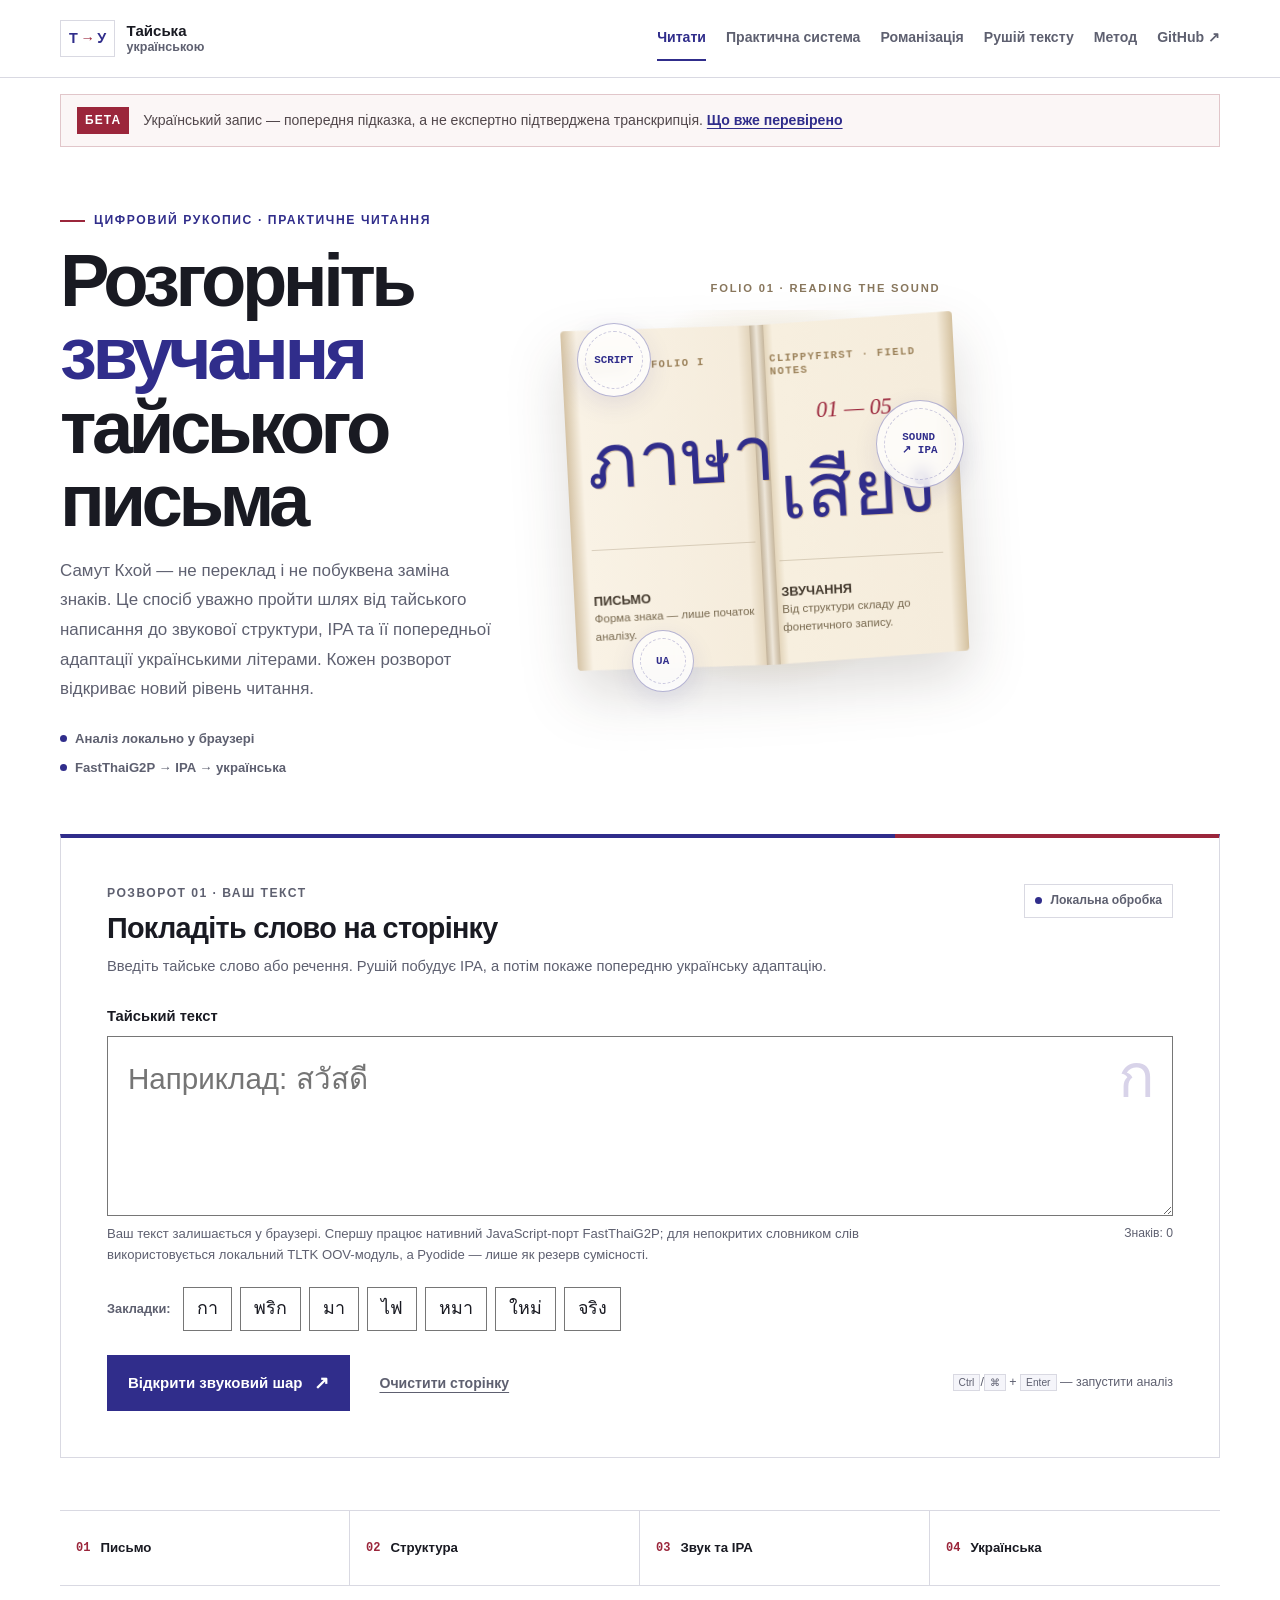
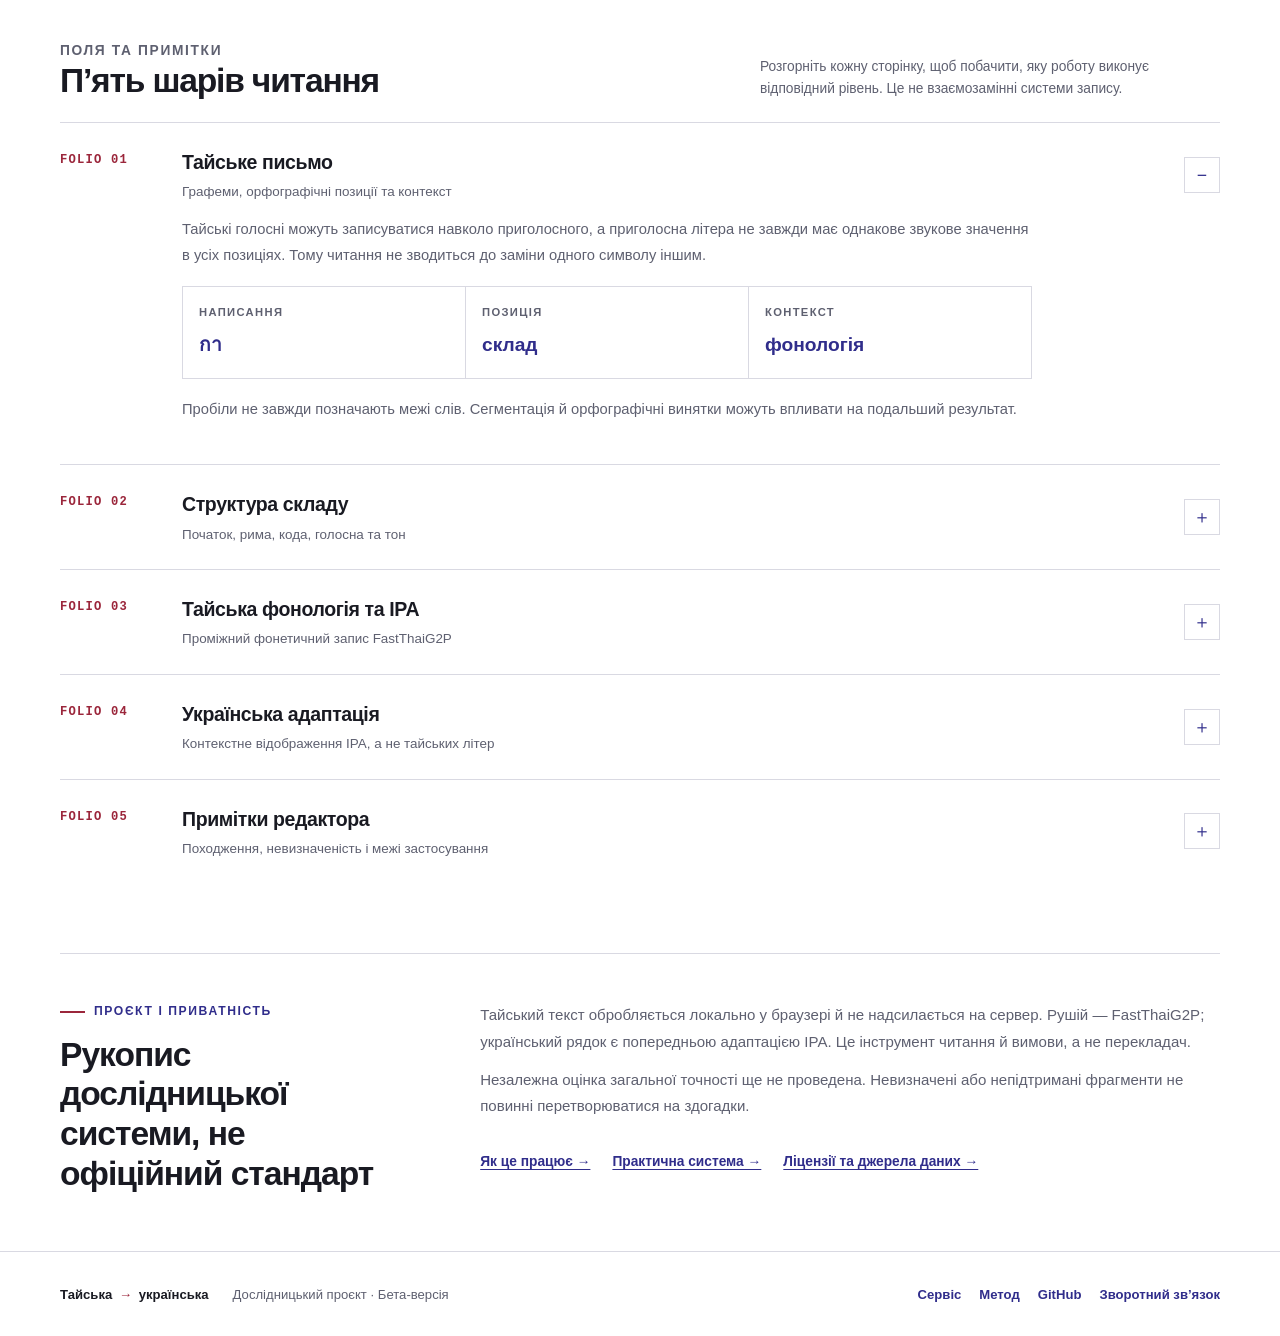
<file: web/prototypes/samut-khoi/index.html>
<!doctype html>
<html lang="uk">
<head>
<meta charset="utf-8">
<meta name="viewport" content="width=device-width,initial-scale=1">
<meta name="theme-color" content="#ffffff">
<meta name="description" content="Інтерактивний цифровий рукопис для читання тайського тексту: від письма через IPA до попередньої української адаптації.">
<meta http-equiv="Content-Security-Policy" content="default-src 'self'; script-src 'self' 'wasm-unsafe-eval'; style-src 'self'; font-src 'self'; img-src 'self' data:; connect-src 'self'; worker-src 'self'; object-src 'none'; base-uri 'self'; form-action 'self'">
<title>Самут Кхой — Тайська українською</title>
<link rel="stylesheet" href="../../src/styles.css?v=20261106-practical-system-1">
<link rel="stylesheet" href="samut-khoi.css?v=1">
</head>
<body>
<a class="skip-link" href="#main-content">Перейти до основного вмісту</a>
<header class="site-header">
<a class="brand" href="../../" aria-label="Тайська українською — головна"><span class="brand-mark">Т<span>→</span>У</span><span class="brand-name">Тайська <span>українською</span></span></a>
<nav aria-label="Основна навігація">
<a class="active" href="#reader" aria-current="page">Читати</a>
<a href="../../transcription.html">Практична система</a>
<a href="../../romanization.html">Романізація</a>
<a href="../../thai-text-engine.html">Рушій тексту</a>
<a href="../../system.html">Метод</a>
<a href="https://github.com/ClippyFirst/Thai-Ukrainian-Phonetic-System" rel="noopener noreferrer">GitHub ↗</a>
</nav>
</header>
<div class="beta-notice" role="note" aria-label="Статус бета-версії"><span class="beta-label">БЕТА</span><p>Український запис — попередня підказка, а не експертно підтверджена транскрипція. <a href="../../system.html#beta-evidence">Що вже перевірено</a></p></div>
<main class="container" id="main-content" tabindex="-1">
<section class="hero" aria-labelledby="page-title">
<div class="hero-copy">
<p class="eyebrow">ЦИФРОВИЙ РУКОПИС · ПРАКТИЧНЕ ЧИТАННЯ</p>
<h1 id="page-title">Розгорніть <em>звучання</em> тайського письма</h1>
<p class="lede">Самут Кхой — не переклад і не побуквена заміна знаків. Це спосіб уважно пройти шлях від тайського написання до звукової структури, IPA та її попередньої адаптації українськими літерами. Кожен розворот відкриває новий рівень читання.</p>
<div class="hero-facts"><span><i></i> Аналіз локально у браузері</span><span><i></i> FastThaiG2P → IPA → українська</span></div>
</div>
<div class="manuscript-stage" aria-label="Ілюстрація розгорнутого рукопису з тайським написом">
<span class="stage-caption">FOLIO 01 · READING THE SOUND</span>
<div class="book">
<div class="book-spine"></div>
<div class="book-page left"><span class="folio">สมุดไทย · FOLIO I</span><div class="thai-calligraphy" lang="th">ภาษา</div><div class="page-rule"></div><div class="page-note"><strong>ПИСЬМО</strong>Форма знака — лише початок аналізу.</div></div>
<div class="book-page right"><span class="folio">CLIPPYFIRST · FIELD NOTES</span><div class="page-mark">01 — 05</div><div class="thai-calligraphy" lang="th">เสียง</div><div class="page-rule"></div><div class="page-note"><strong>ЗВУЧАННЯ</strong>Від структури складу до фонетичного запису.</div></div>
</div>
<span class="orbit one" aria-hidden="true">SCRIPT</span><span class="orbit two" aria-hidden="true">SOUND<br>↗ IPA</span><span class="orbit three" aria-hidden="true">UA</span>
</div>
</section>

<section class="workbench" id="reader" aria-labelledby="input-heading">
<div class="workbench-heading"><div><p class="section-kicker">РОЗВОРОТ 01 · ВАШ ТЕКСТ</p><h2 class="section-title" id="input-heading">Покладіть слово на сторінку</h2><p class="section-copy">Введіть тайське слово або речення. Рушій побудує IPA, а потім покаже попередню українську адаптацію.</p></div><span class="local-badge"><i></i> Локальна обробка</span></div>
<label class="input-label" for="thai-input">Тайський текст</label>
<div class="input-shell"><textarea id="thai-input" lang="th" rows="3" spellcheck="false" autocomplete="off" autocapitalize="off" aria-describedby="input-hint input-count" placeholder="Наприклад: สวัสดี"></textarea></div>
<div class="input-meta"><p class="input-hint" id="input-hint">Ваш текст залишається у браузері. Спершу працює нативний JavaScript-порт FastThaiG2P; для непокритих словником слів використовується локальний TLTK OOV-модуль, а Pyodide — лише як резерв сумісності.</p><span class="input-count" id="input-count" aria-live="off">Знаків: 0</span></div>
<div class="examples" aria-label="Приклади тайського тексту"><span class="examples-label">Закладки:</span><button type="button" data-example="กา" lang="th">กา</button><button type="button" data-example="พริก" lang="th">พริก</button><button type="button" data-example="มา" lang="th">มา</button><button type="button" data-example="ไฟ" lang="th">ไฟ</button><button type="button" data-example="หมา" lang="th">หมา</button><button type="button" data-example="ใหม่" lang="th">ใหม่</button><button type="button" data-example="จริง" lang="th">จริง</button></div>
<div class="action-row"><button class="primary" id="analyze" type="button">Відкрити звуковий шар <span aria-hidden="true">↗</span></button><button class="text-button" id="clear" type="button">Очистити сторінку</button><span class="action-note"><kbd>Ctrl</kbd>/<kbd>⌘</kbd> + <kbd>Enter</kbd> — запустити аналіз</span></div>
</section>
<section id="status" class="status" role="status" aria-live="polite" aria-atomic="true"></section>
<details id="technical-diagnostics" class="technical-diagnostics" hidden><summary>Технічні подробиці (необов’язково)</summary><p>Ці дані допоможуть повідомити про помилку. Вони не містять введеного тексту.</p><pre id="diagnostic-details"></pre></details>
<section id="results" class="results" aria-label="Результати" aria-live="off" hidden></section>

<nav class="folio-index" aria-label="Зміст рукопису"><a href="#chapter-script"><b>01</b><span>Письмо</span></a><a href="#chapter-structure"><b>02</b><span>Структура</span></a><a href="#chapter-sound"><b>03</b><span>Звук та IPA</span></a><a href="#chapter-ukrainian"><b>04</b><span>Українська</span></a></nav>

<section class="chapters" aria-labelledby="chapters-title">
<div class="chapter-heading"><div><p class="section-kicker">ПОЛЯ ТА ПРИМІТКИ</p><h2 class="section-title" id="chapters-title">П’ять шарів читання</h2></div><p>Розгорніть кожну сторінку, щоб побачити, яку роботу виконує відповідний рівень. Це не взаємозамінні системи запису.</p></div>
<article class="chapter" id="chapter-script"><span class="chapter-number">FOLIO 01</span><details open><summary><span><span class="chapter-title">Тайське письмо</span><span class="chapter-subtitle">Графеми, орфографічні позиції та контекст</span></span></summary><div class="chapter-body"><p>Тайські голосні можуть записуватися навколо приголосного, а приголосна літера не завжди має однакове звукове значення в усіх позиціях. Тому читання не зводиться до заміни одного символу іншим.</p><div class="chapter-plate"><div class="plate-cell"><small>НАПИСАННЯ</small><strong lang="th">กา</strong></div><div class="plate-cell"><small>ПОЗИЦІЯ</small><strong>склад</strong></div><div class="plate-cell"><small>КОНТЕКСТ</small><strong>фонологія</strong></div></div><p>Пробіли не завжди позначають межі слів. Сегментація й орфографічні винятки можуть впливати на подальший результат.</p></div></details></article>
<article class="chapter" id="chapter-structure"><span class="chapter-number">FOLIO 02</span><details><summary><span><span class="chapter-title">Структура складу</span><span class="chapter-subtitle">Початок, рима, кода, голосна та тон</span></span></summary><div class="chapter-body"><p>Структурний аналіз допомагає визначити, як графеми співвідносяться з початковим приголосним, голосною та кінцевим звуком. Тон і довгота зберігаються як окремі характеристики, а не губляться в декоративному записі.</p><p><strong>Важливо:</strong> межі складів, сегментація й тонові класи залежать від якості аналізу тайського написання.</p></div></details></article>
<article class="chapter" id="chapter-sound"><span class="chapter-number">FOLIO 03</span><details><summary><span><span class="chapter-title">Тайська фонологія та IPA</span><span class="chapter-subtitle">Проміжний фонетичний запис FastThaiG2P</span></span></summary><div class="chapter-body"><p>Браузерний FastThaiG2P повертає IPA. У сервісі зберігається сирий запис рушія та складові подробиці, де доступні сегментна IPA, тон і довгота голосного.</p><p>IPA — не прикраса сторінки, а проміжний рівень, з якого формується український кандидат. Зовнішній IPA FastThaiG2P ще не класифіковано незалежно як фонемний або широкий поверхневий.</p><a href="../../system.html">Докладніше про контракт IPA та обмеження →</a></div></details></article>
<article class="chapter" id="chapter-ukrainian"><span class="chapter-number">FOLIO 04</span><details><summary><span><span class="chapter-title">Українська адаптація</span><span class="chapter-subtitle">Контекстне відображення IPA, а не тайських літер</span></span></summary><div class="chapter-body"><p>Український рядок будується з IPA за правилами практичної системи. Позиція в складі має значення: наприклад, початкові та кінцеві приголосні можуть мати різні українські відповідники.</p><p><strong>Тони та довгота не відтворюються повністю</strong> звичайним українським письмом. Результат є попереднім кандидатом, а не затвердженою нормою.</p><a href="../../transcription.html">Відкрити повну практичну систему →</a></div></details></article>
<article class="chapter" id="chapter-notes"><span class="chapter-number">FOLIO 05</span><details><summary><span><span class="chapter-title">Примітки редактора</span><span class="chapter-subtitle">Походження, невизначеність і межі застосування</span></span></summary><div class="chapter-body"><p>Автоматичні тести підтверджують поведінку програми за заданими правилами, але не вимірюють загальну точність вимови. Незалежний IPA gold set не завершений; точність не виміряна.</p><p>Для важливих слів перевіряйте вимову за надійним словником або з носієм тайської мови. Сервіс не перекладає й не визначає значення тексту.</p><a href="../../system.html#beta-evidence">Що перевірено і чого сервіс не гарантує →</a></div></details></article>
</section>

<section class="method-note" aria-labelledby="method-heading"><div class="method-heading"><p class="eyebrow">ПРОЄКТ І ПРИВАТНІСТЬ</p><h2 id="method-heading">Рукопис дослідницької системи, не офіційний стандарт</h2></div><div class="method-copy"><p>Тайський текст обробляється локально у браузері й не надсилається на сервер. Рушій — FastThaiG2P; український рядок є попередньою адаптацією IPA. Це інструмент читання й вимови, а не перекладач.</p><p>Незалежна оцінка загальної точності ще не проведена. Невизначені або непідтримані фрагменти не повинні перетворюватися на здогадки.</p><div class="method-links"><a href="../../system.html">Як це працює →</a><a href="../../transcription.html">Практична система →</a><a href="../../third-party-notices.html">Ліцензії та джерела даних →</a></div></div></section>
</main>
<footer><span class="footer-brand">Тайська <strong>→</strong> українська</span><span>Дослідницький проєкт · Бета-версія</span><nav aria-label="Додаткова навігація"><a href="../../">Сервіс</a><a href="../../system.html">Метод</a><a href="https://github.com/ClippyFirst/Thai-Ukrainian-Phonetic-System" rel="noopener noreferrer">GitHub</a><a href="https://github.com/ClippyFirst/Thai-Ukrainian-Phonetic-System/issues/new?template=beta-feedback.yml" rel="noopener noreferrer">Зворотний зв’язок</a></nav></footer>
<script type="module" src="../../src/app.js?v=20261106-rtgs-inline-1"></script>
</body></html>
</file>
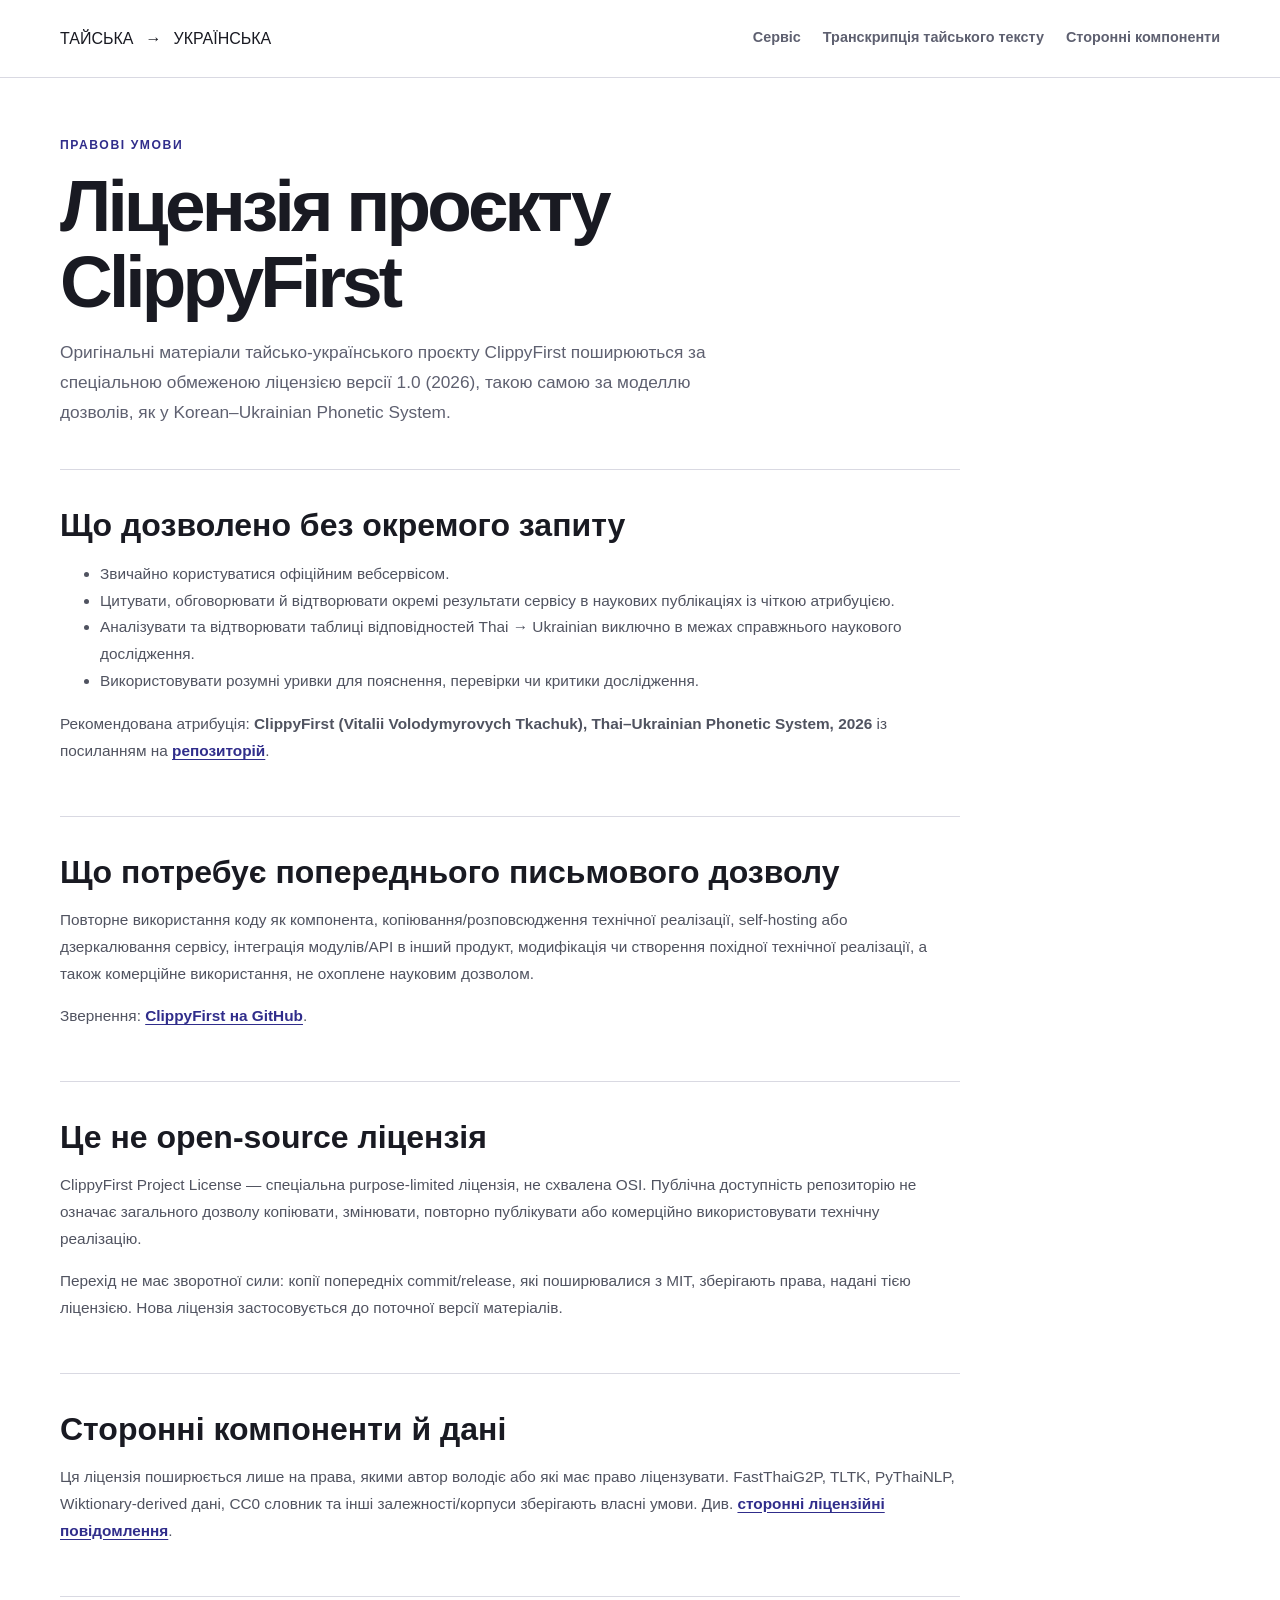
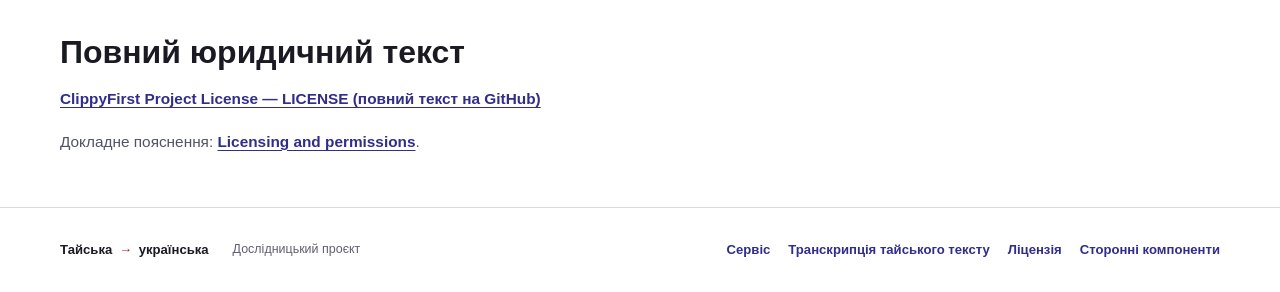
<file: web/licensing.html>
<!doctype html>
<html lang="uk"><head><meta charset="utf-8"><meta name="viewport" content="width=device-width,initial-scale=1">
<meta name="description" content="Ліцензія ClippyFirst Project License та умови наукового використання тайсько-українського проєкту.">
<meta http-equiv="Content-Security-Policy" content="default-src 'none'; base-uri 'self'; style-src 'self'; img-src 'self' data:; font-src 'self'; object-src 'none'; form-action 'self'">
<title>Ліцензія проєкту — Тайська → українська</title><link rel="stylesheet" href="src/styles.css?v=20261107-license-1"></head>
<body><a class="skip-link" href="#main-content">Перейти до основного вмісту</a>
<header class="site-header"><a class="brand" href="./" aria-label="Тайська → українська">ТАЙСЬКА <span>→</span> УКРАЇНСЬКА</a><nav aria-label="Основна навігація"><a href="./">Сервіс</a><a href="thai-text-engine.html">Транскрипція тайського тексту</a><a href="third-party-notices.html">Сторонні компоненти</a></nav></header>
<main class="container system" id="main-content" tabindex="-1">
<section class="hero"><p class="eyebrow">ПРАВОВІ УМОВИ</p><h1>Ліцензія проєкту ClippyFirst</h1><p class="lede">Оригінальні матеріали тайсько-українського проєкту ClippyFirst поширюються за спеціальною обмеженою ліцензією версії 1.0 (2026), такою самою за моделлю дозволів, як у Korean–Ukrainian Phonetic System.</p></section>
<section class="evidence"><h2>Що дозволено без окремого запиту</h2><ul><li>Звичайно користуватися офіційним вебсервісом.</li><li>Цитувати, обговорювати й відтворювати окремі результати сервісу в наукових публікаціях із чіткою атрибуцією.</li><li>Аналізувати та відтворювати таблиці відповідностей Thai → Ukrainian виключно в межах справжнього наукового дослідження.</li><li>Використовувати розумні уривки для пояснення, перевірки чи критики дослідження.</li></ul><p>Рекомендована атрибуція: <strong>ClippyFirst (Vitalii Volodymyrovych Tkachuk), Thai–Ukrainian Phonetic System, 2026</strong> із посиланням на <a href="https://github.com/ClippyFirst/Thai-Ukrainian-Phonetic-System">репозиторій</a>.</p></section>
<section class="evidence"><h2>Що потребує попереднього письмового дозволу</h2><p>Повторне використання коду як компонента, копіювання/розповсюдження технічної реалізації, self-hosting або дзеркалювання сервісу, інтеграція модулів/API в інший продукт, модифікація чи створення похідної технічної реалізації, а також комерційне використання, не охоплене науковим дозволом.</p><p>Звернення: <a href="https://github.com/ClippyFirst">ClippyFirst на GitHub</a>.</p></section>
<section class="evidence"><h2>Це не open-source ліцензія</h2><p>ClippyFirst Project License — спеціальна purpose-limited ліцензія, не схвалена OSI. Публічна доступність репозиторію не означає загального дозволу копіювати, змінювати, повторно публікувати або комерційно використовувати технічну реалізацію.</p><p>Перехід не має зворотної сили: копії попередніх commit/release, які поширювалися з MIT, зберігають права, надані тією ліцензією. Нова ліцензія застосовується до поточної версії матеріалів.</p></section>
<section class="evidence"><h2>Сторонні компоненти й дані</h2><p>Ця ліцензія поширюється лише на права, якими автор володіє або які має право ліцензувати. FastThaiG2P, TLTK, PyThaiNLP, Wiktionary-derived дані, CC0 словник та інші залежності/корпуси зберігають власні умови. Див. <a href="third-party-notices.html">сторонні ліцензійні повідомлення</a>.</p></section>
<section class="evidence"><h2>Повний юридичний текст</h2><p><a href="https://github.com/ClippyFirst/Thai-Ukrainian-Phonetic-System/blob/main/LICENSE" rel="noopener noreferrer">ClippyFirst Project License — LICENSE (повний текст на GitHub)</a></p><p>Докладне пояснення: <a href="https://github.com/ClippyFirst/Thai-Ukrainian-Phonetic-System/blob/main/docs/LICENSING-AND-PERMISSIONS.md" rel="noopener noreferrer">Licensing and permissions</a>.</p></section>
</main><footer><span class="footer-brand">Тайська <strong>→</strong> українська</span><span class="footer-note">Дослідницький проєкт</span><nav aria-label="Додаткова навігація"><a href="./">Сервіс</a><a href="thai-text-engine.html">Транскрипція тайського тексту</a><a href="licensing.html">Ліцензія</a><a href="third-party-notices.html">Сторонні компоненти</a></nav></footer>
</body></html>
</file>
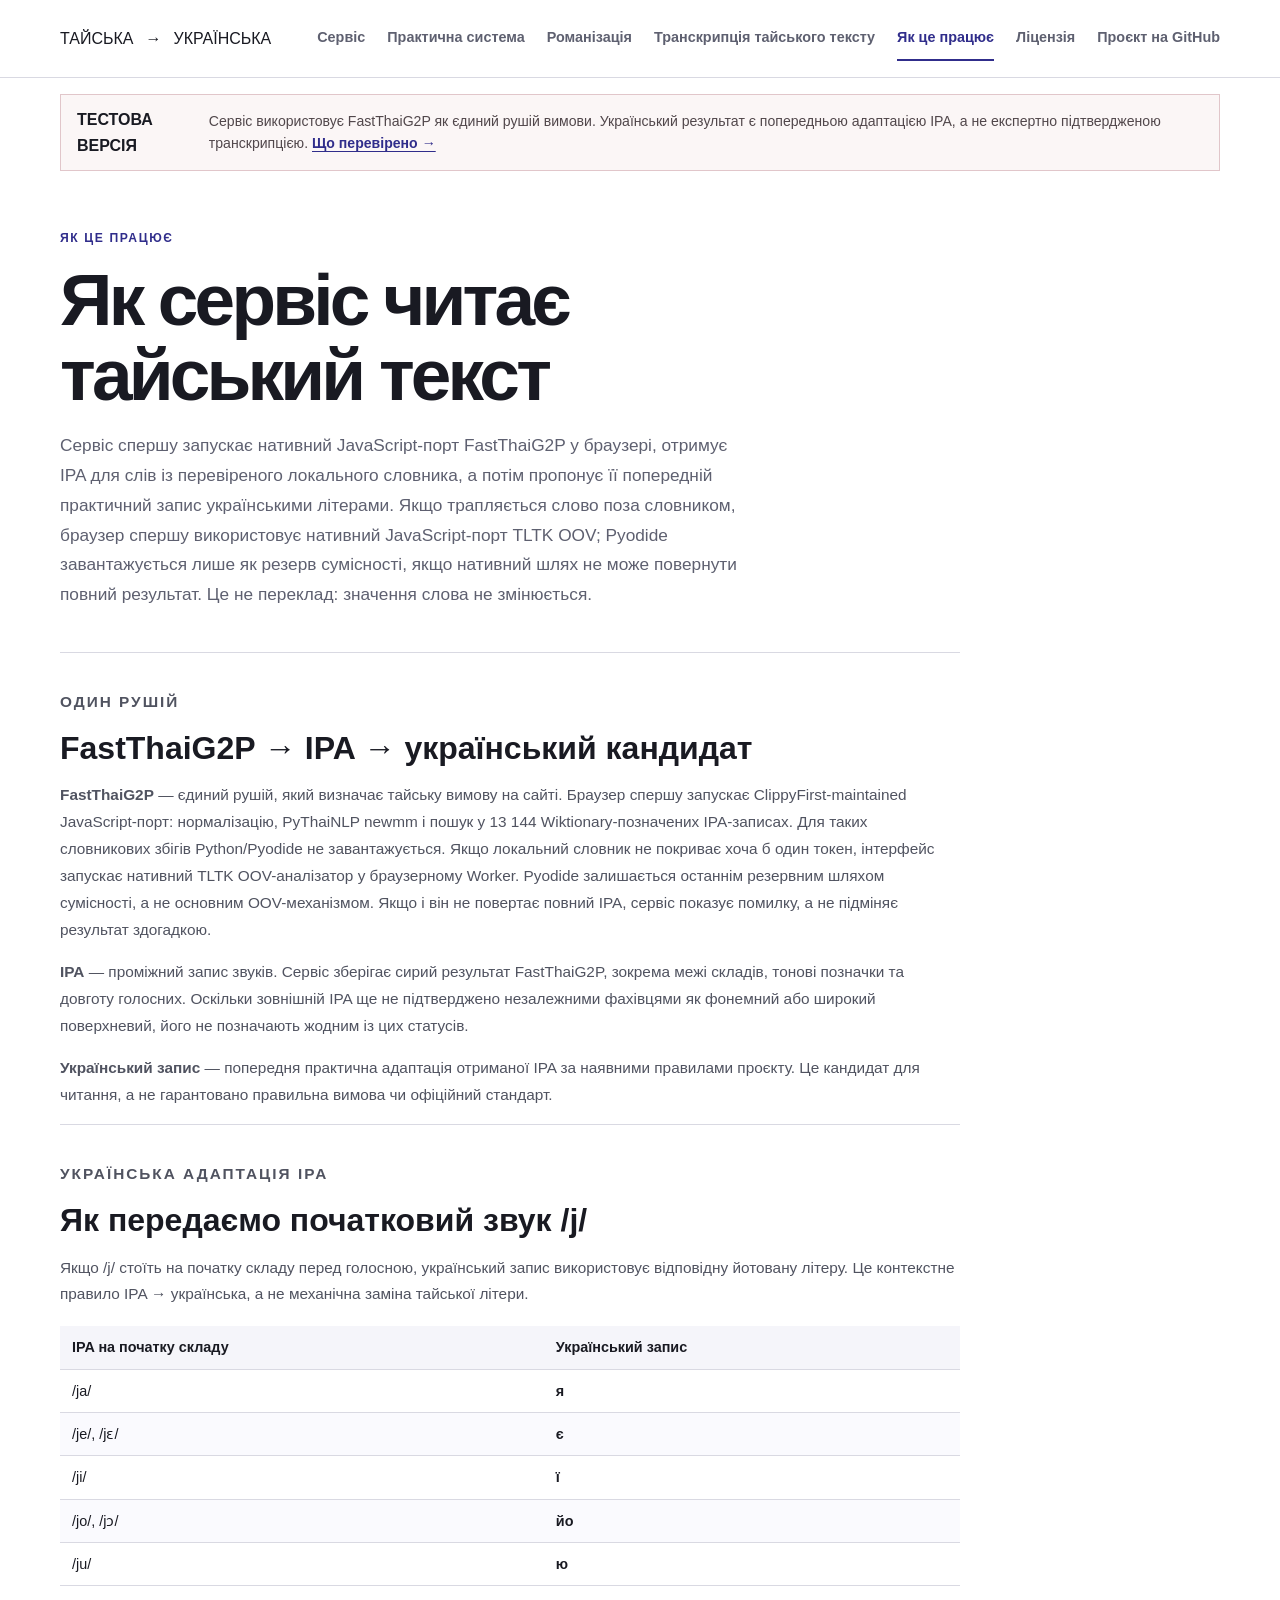
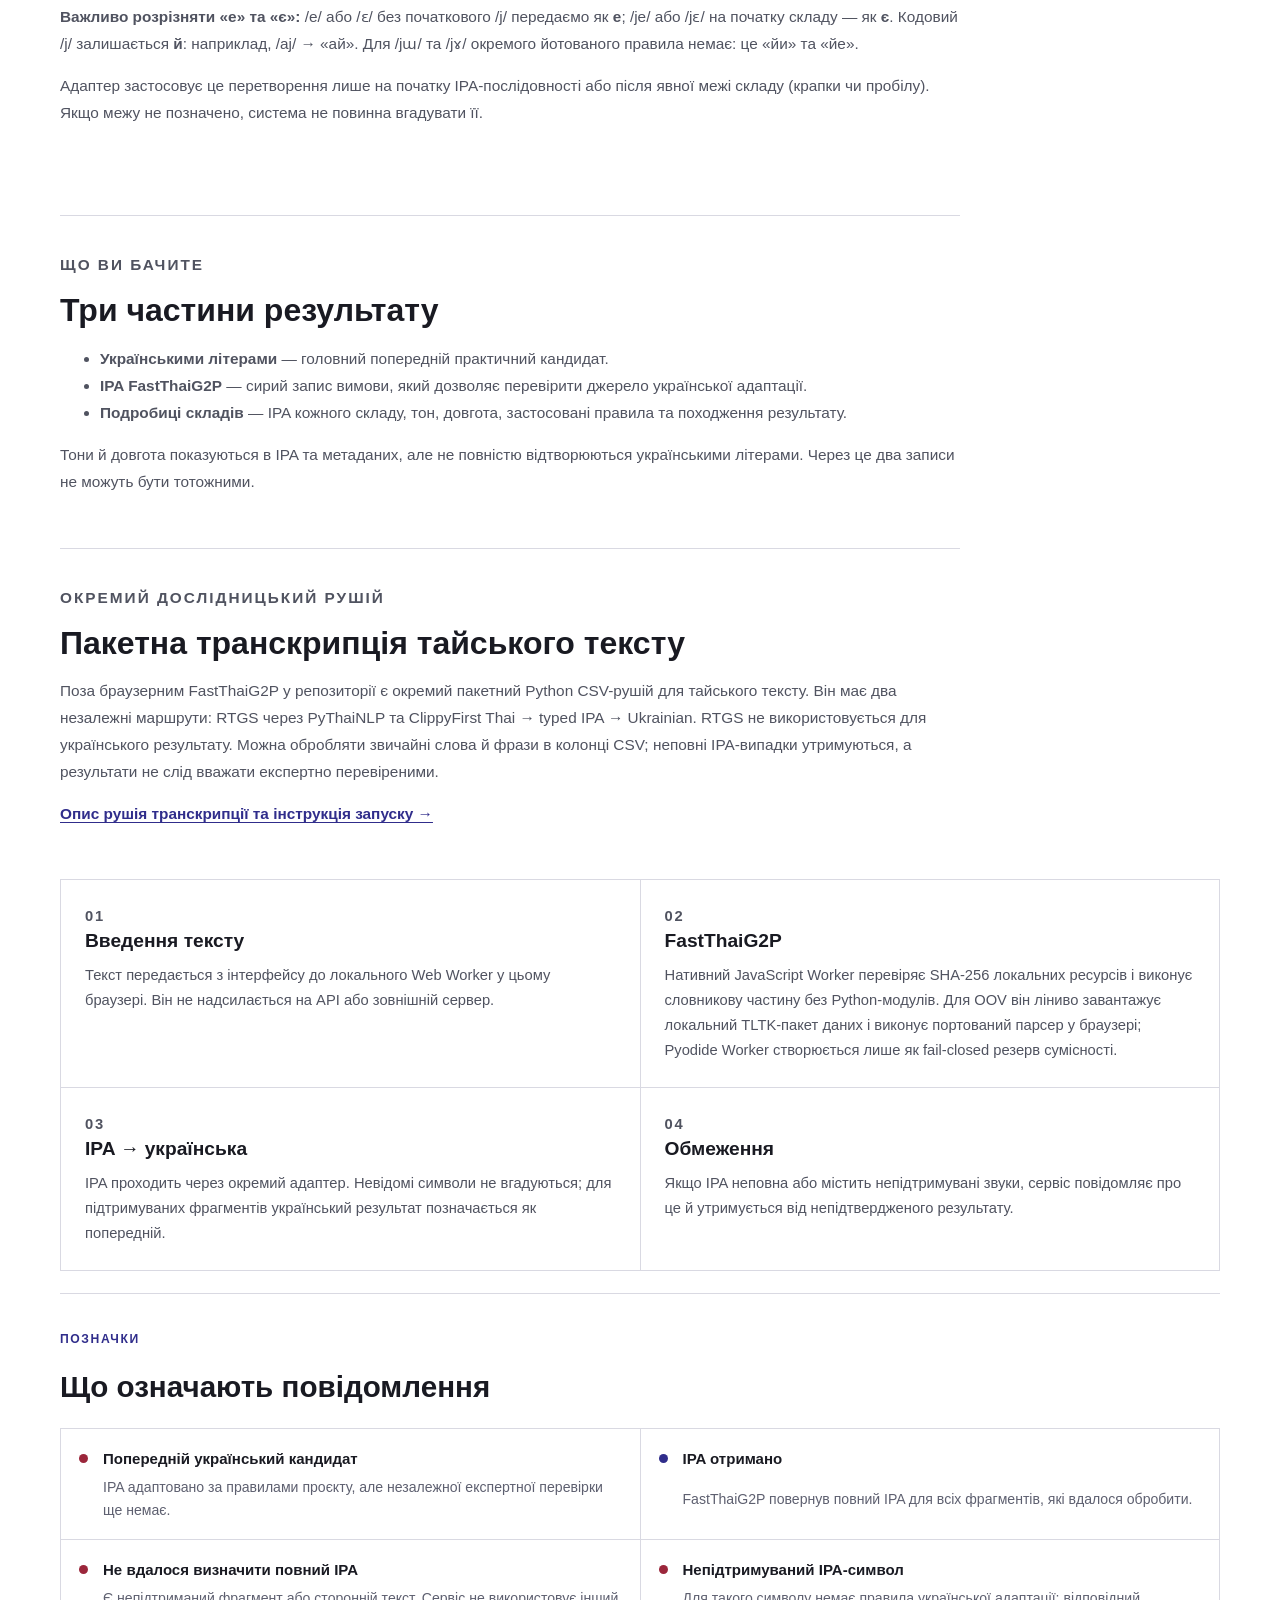
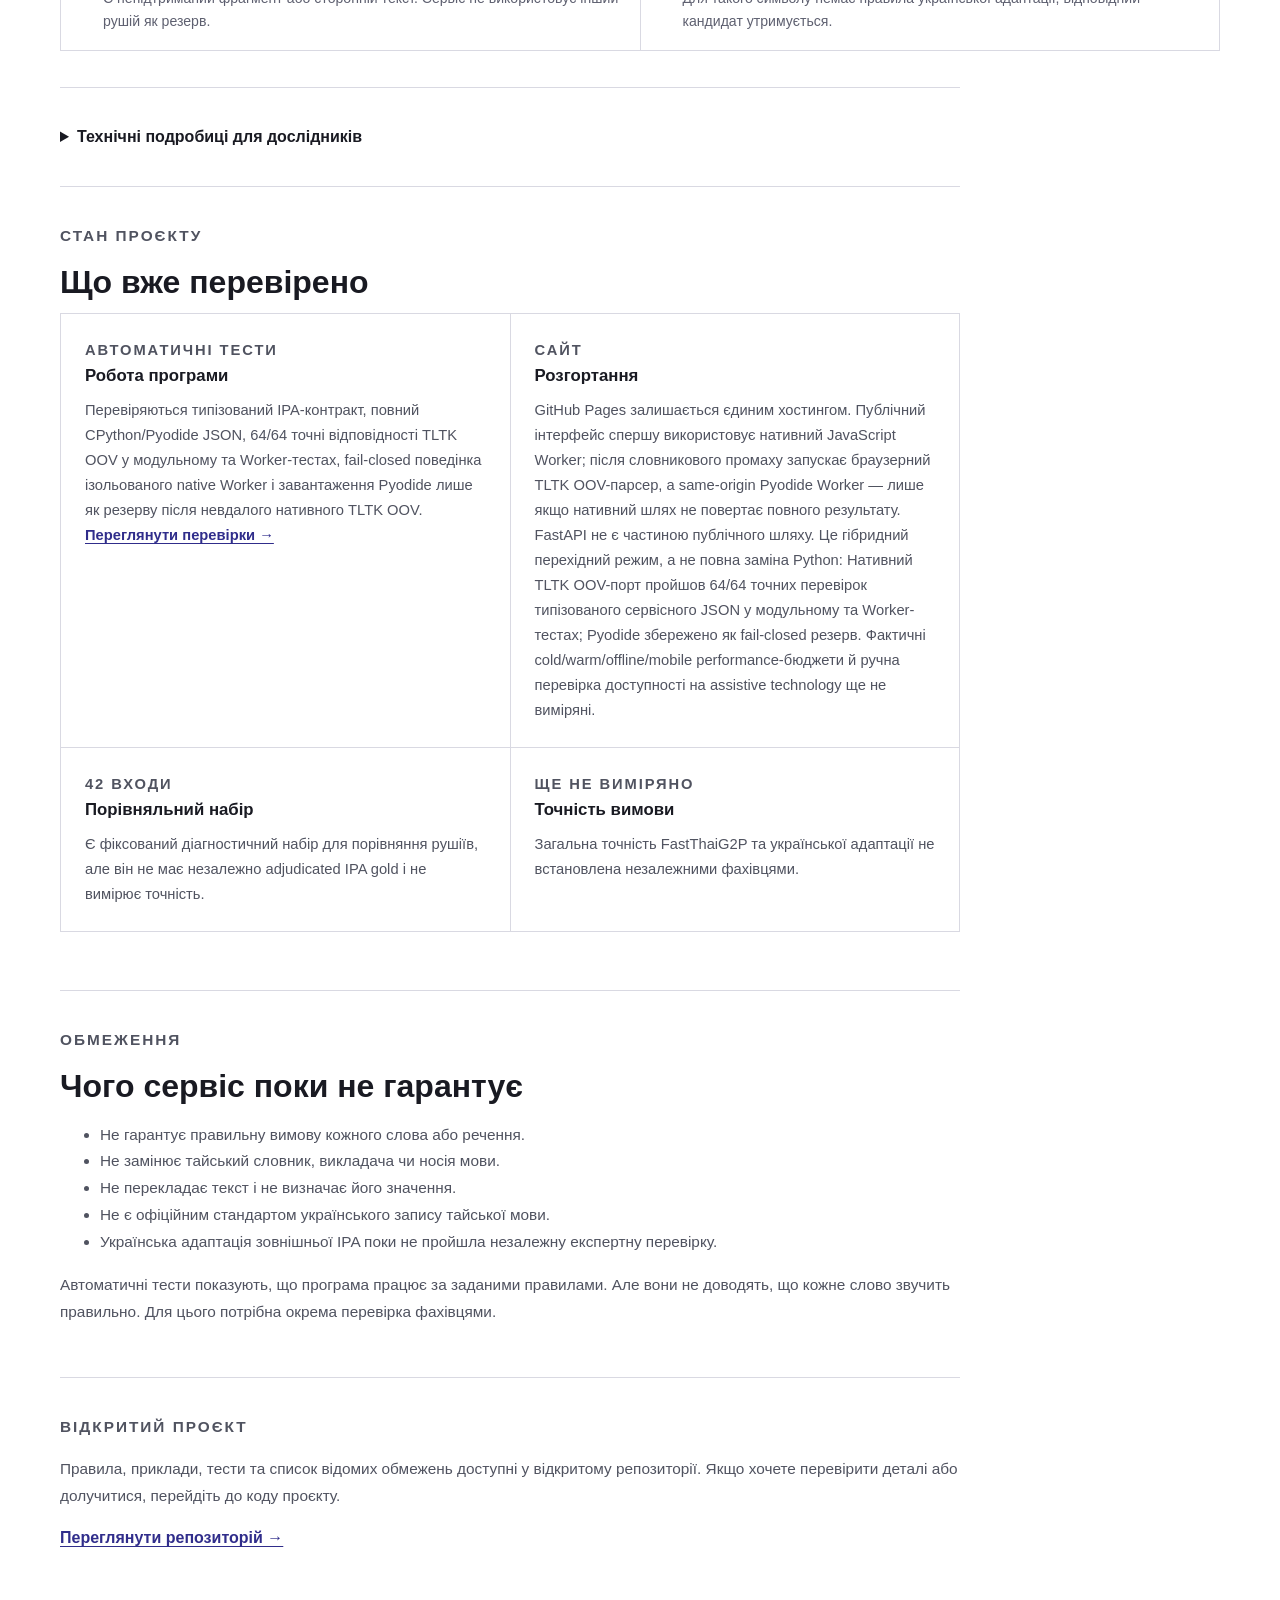
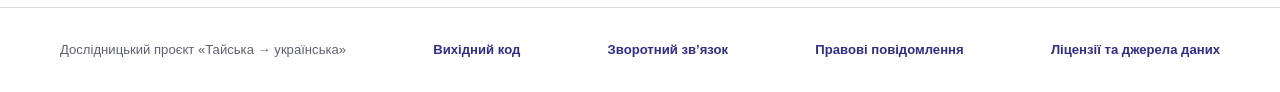
<file: web/system.html>
<!doctype html>
<html lang="uk">
<head>
<meta charset="utf-8">
<meta name="viewport" content="width=device-width,initial-scale=1">
<meta name="description" content="Як FastThaiG2P перетворює тайський текст на IPA та попередній український практичний запис.">
<meta http-equiv="Content-Security-Policy" content="default-src 'self'; script-src 'self' 'wasm-unsafe-eval'; style-src 'self'; font-src 'self'; img-src 'self' data:; connect-src 'self'; worker-src 'self'; object-src 'none'; base-uri 'self'; form-action 'self'">
<title>Тайська українською — як це працює</title>
<link rel="stylesheet" href="src/styles.css?v=20261106-practical-system-1">
</head>
<body>
<a class="skip-link" href="#main-content">Перейти до основного вмісту</a>
<header class="site-header">
<a class="brand" href="./" aria-label="Тайська → українська">ТАЙСЬКА <span>→</span> УКРАЇНСЬКА</a>
<nav aria-label="Основна навігація"><a href="./">Сервіс</a><a href="transcription.html">Практична система</a><a href="romanization.html">Романізація</a><a href="thai-text-engine.html">Транскрипція тайського тексту</a><a class="active" href="system.html">Як це працює</a><a href="licensing.html">Ліцензія</a><a href="https://github.com/ClippyFirst/Thai-Ukrainian-Phonetic-System" rel="noopener noreferrer">Проєкт на GitHub</a></nav>
</header>
<div class="beta-notice" role="note" aria-label="Статус тестової версії"><strong>ТЕСТОВА ВЕРСІЯ</strong><p>Сервіс використовує FastThaiG2P як єдиний рушій вимови. Український результат є попередньою адаптацією IPA, а не експертно підтвердженою транскрипцією. <a href="#beta-evidence">Що перевірено →</a></p></div>
<main class="container system" id="main-content" tabindex="-1">
<section class="hero">
<p class="eyebrow">ЯК ЦЕ ПРАЦЮЄ</p>
<h1>Як сервіс читає тайський текст</h1>
<p class="lede">Сервіс спершу запускає нативний JavaScript-порт FastThaiG2P у браузері, отримує IPA для слів із перевіреного локального словника, а потім пропонує її попередній практичний запис українськими літерами. Якщо трапляється слово поза словником, браузер спершу використовує нативний JavaScript-порт TLTK OOV; Pyodide завантажується лише як резерв сумісності, якщо нативний шлях не може повернути повний результат. Це не переклад: значення слова не змінюється.</p>
</section>
<section class="evidence">
<p class="eyebrow">ОДИН РУШІЙ</p><h2>FastThaiG2P → IPA → український кандидат</h2>
<p><strong>FastThaiG2P</strong> — єдиний рушій, який визначає тайську вимову на сайті. Браузер спершу запускає ClippyFirst-maintained JavaScript-порт: нормалізацію, PyThaiNLP newmm і пошук у 13 144 Wiktionary-позначених IPA-записах. Для таких словникових збігів Python/Pyodide не завантажується. Якщо локальний словник не покриває хоча б один токен, інтерфейс запускає нативний TLTK OOV-аналізатор у браузерному Worker. Pyodide залишається останнім резервним шляхом сумісності, а не основним OOV-механізмом. Якщо і він не повертає повний IPA, сервіс показує помилку, а не підміняє результат здогадкою.</p>
<p><strong>IPA</strong> — проміжний запис звуків. Сервіс зберігає сирий результат FastThaiG2P, зокрема межі складів, тонові позначки та довготу голосних. Оскільки зовнішній IPA ще не підтверджено незалежними фахівцями як фонемний або широкий поверхневий, його не позначають жодним із цих статусів.</p>
<p><strong>Український запис</strong> — попередня практична адаптація отриманої IPA за наявними правилами проєкту. Це кандидат для читання, а не гарантовано правильна вимова чи офіційний стандарт.</p>
<section class="evidence" aria-labelledby="ukrainian-yod-title">
<p class="eyebrow">УКРАЇНСЬКА АДАПТАЦІЯ IPA</p>
<h2 id="ukrainian-yod-title">Як передаємо початковий звук /j/</h2>
<p>Якщо /j/ стоїть на початку складу перед голосною, український запис використовує відповідну йотовану літеру. Це контекстне правило IPA → українська, а не механічна заміна тайської літери.</p>
<table>
<thead><tr><th scope="col">IPA на початку складу</th><th scope="col">Український запис</th></tr></thead>
<tbody>
<tr><td>/ja/</td><td><strong>я</strong></td></tr>
<tr><td>/je/, /jɛ/</td><td><strong>є</strong></td></tr>
<tr><td>/ji/</td><td><strong>ї</strong></td></tr>
<tr><td>/jo/, /jɔ/</td><td><strong>йо</strong></td></tr>
<tr><td>/ju/</td><td><strong>ю</strong></td></tr>
</tbody>
</table>
<p><strong>Важливо розрізняти «е» та «є»:</strong> /e/ або /ɛ/ без початкового /j/ передаємо як <strong>е</strong>; /je/ або /jɛ/ на початку складу — як <strong>є</strong>. Кодовий /j/ залишається <strong>й</strong>: наприклад, /aj/ → «ай». Для /jɯ/ та /jɤ/ окремого йотованого правила немає: це «йи» та «йе».</p>
<p>Адаптер застосовує це перетворення лише на початку IPA-послідовності або після явної межі складу (крапки чи пробілу). Якщо межу не позначено, система не повинна вгадувати її.</p>
</section>
</section>
<section class="evidence">
<p class="eyebrow">ЩО ВИ БАЧИТЕ</p><h2>Три частини результату</h2>
<ul>
<li><strong>Українськими літерами</strong> — головний попередній практичний кандидат.</li>
<li><strong>IPA FastThaiG2P</strong> — сирий запис вимови, який дозволяє перевірити джерело української адаптації.</li>
<li><strong>Подробиці складів</strong> — IPA кожного складу, тон, довгота, застосовані правила та походження результату.</li>
</ul>
<p>Тони й довгота показуються в IPA та метаданих, але не повністю відтворюються українськими літерами. Через це два записи не можуть бути тотожними.</p>
</section>
<section class="evidence" id="thai-text-engine">
<p class="eyebrow">ОКРЕМИЙ ДОСЛІДНИЦЬКИЙ РУШІЙ</p><h2>Пакетна транскрипція тайського тексту</h2>
<p>Поза браузерним FastThaiG2P у репозиторії є окремий пакетний Python CSV-рушій для тайського тексту. Він має два незалежні маршрути: RTGS через PyThaiNLP та ClippyFirst Thai → typed IPA → Ukrainian. RTGS не використовується для українського результату. Можна обробляти звичайні слова й фрази в колонці CSV; неповні IPA-випадки утримуються, а результати не слід вважати експертно перевіреними.</p>
<p><a href="thai-text-engine.html">Опис рушія транскрипції та інструкція запуску →</a></p>
</section>
<div class="system-grid">
<article><p class="eyebrow">01</p><h2>Введення тексту</h2><p>Текст передається з інтерфейсу до локального Web Worker у цьому браузері. Він не надсилається на API або зовнішній сервер.</p></article>
<article><p class="eyebrow">02</p><h2>FastThaiG2P</h2><p>Нативний JavaScript Worker перевіряє SHA-256 локальних ресурсів і виконує словникову частину без Python-модулів. Для OOV він ліниво завантажує локальний TLTK-пакет даних і виконує портований парсер у браузері; Pyodide Worker створюється лише як fail-closed резерв сумісності.</p></article>
<article><p class="eyebrow">03</p><h2>IPA → українська</h2><p>IPA проходить через окремий адаптер. Невідомі символи не вгадуються; для підтримуваних фрагментів український результат позначається як попередній.</p></article>
<article><p class="eyebrow">04</p><h2>Обмеження</h2><p>Якщо IPA неповна або містить непідтримувані звуки, сервіс повідомляє про це й утримується від непідтвердженого результату.</p></article>
</div>
<section class="status-guide" id="statuses">
<p class="eyebrow">ПОЗНАЧКИ</p><h2>Що означають повідомлення</h2>
<div class="status-list">
<div><span class="status-dot warn"></span><strong>Попередній український кандидат</strong><p>IPA адаптовано за правилами проєкту, але незалежної експертної перевірки ще немає.</p></div>
<div><span class="status-dot ok"></span><strong>IPA отримано</strong><p>FastThaiG2P повернув повний IPA для всіх фрагментів, які вдалося обробити.</p></div>
<div><span class="status-dot warn"></span><strong>Не вдалося визначити повний IPA</strong><p>Є непідтриманий фрагмент або сторонній текст. Сервіс не використовує інший рушій як резерв.</p></div>
<div><span class="status-dot warn"></span><strong>Непідтримуваний IPA-символ</strong><p>Для такого символу немає правила української адаптації; відповідний кандидат утримується.</p></div>
</div>
</section>
<details class="evidence">
<summary><strong>Технічні подробиці для дослідників</strong></summary>
<h2>Проміжний IPA-контракт</h2>
<p>Український запис не створюється прямою заміною тайських літер. IPA — це окремий проміжний рівень, і саме вона є входом до українського адаптера.</p>
<p>FastThaiG2P повертає зовнішню IPA, яка в поточному дослідженні ще не класифікована як фонемна або широка поверхнева. Тому вона зберігається окремо від обох цих полів. Адаптація може сформувати лише попередній кандидат; непідтримані сегменти залишаються невизначеними.</p>
<p>RTGS — окрема латинська система запису тайської мови. Вона не використовується на сайті як альтернативний рушій або fallback.</p>
<p>Придихові /kʰ pʰ tʰ tɕʰ/ у практичному українському записі позначаються апострофом після приголосного (к' п' т' ч'); окремий звук /h/ передається як «г» без апострофа.</p>
<p>Рушій закріплено на upstream commit <code>4e82a291b4cf2876326744c6580121e9986ad354</code>. Пакет включає окремі словникові й fallback-дані. Власник репозиторію дозволив їх публікацію в межах дослідницького бета-проєкту; це не скасовує умов сторонніх ліцензій. Для шести TLTK fallback-файлів у пакеті 1.9.1 джерела послідовно вказують BSD-3-Clause: README повідомляє про зміну ліцензії пакета з версії 1.2.2, setup.py декларує BSD-3-Clause і включає ці файли, MANIFEST.in включає LICENSE.txt, а сам LICENSE.txt містить BSD-3-Clause умови. Кореневий LGPL-3.0 LICENSE збережено як окремий репозиторний notice; PKG-INFO з GPLv3 описує застарілу версію 1.1.7. Для fallback-компонентів застосовуємо BSD-3-Clause та зберігаємо всі її умови й атрибуцію. Це джерельно обґрунтована оцінка, не юридичний висновок.</p>
</details>
<section class="evidence research-status">
<p class="eyebrow">СТАН ПРОЄКТУ</p><h2>Що вже перевірено</h2>
<div class="system-grid">
<article><p class="eyebrow">АВТОМАТИЧНІ ТЕСТИ</p><h3>Робота програми</h3><p>Перевіряються типізований IPA-контракт, повний CPython/Pyodide JSON, 64/64 точні відповідності TLTK OOV у модульному та Worker-тестах, fail-closed поведінка ізольованого native Worker і завантаження Pyodide лише як резерву після невдалого нативного TLTK OOV. <a href="https://github.com/ClippyFirst/Thai-Ukrainian-Phonetic-System/actions/workflows/ci.yml" rel="noopener noreferrer">Переглянути перевірки →</a></p></article>
<article><p class="eyebrow">САЙТ</p><h3>Розгортання</h3><p>GitHub Pages залишається єдиним хостингом. Публічний інтерфейс спершу використовує нативний JavaScript Worker; після словникового промаху запускає браузерний TLTK OOV-парсер, а same-origin Pyodide Worker — лише якщо нативний шлях не повертає повного результату. FastAPI не є частиною публічного шляху. Це гібридний перехідний режим, а не повна заміна Python: Нативний TLTK OOV-порт пройшов 64/64 точних перевірок типізованого сервісного JSON у модульному та Worker-тестах; Pyodide збережено як fail-closed резерв. Фактичні cold/warm/offline/mobile performance-бюджети й ручна перевірка доступності на assistive technology ще не виміряні.</p></article>
<article><p class="eyebrow">42 ВХОДИ</p><h3>Порівняльний набір</h3><p>Є фіксований діагностичний набір для порівняння рушіїв, але він не має незалежно adjudicated IPA gold і не вимірює точність.</p></article>
<article><p class="eyebrow">ЩЕ НЕ ВИМІРЯНО</p><h3>Точність вимови</h3><p>Загальна точність FastThaiG2P та української адаптації не встановлена незалежними фахівцями.</p></article>
</div>
</section>
<section class="evidence" id="beta-evidence">
<p class="eyebrow">ОБМЕЖЕННЯ</p><h2>Чого сервіс поки не гарантує</h2>
<ul>
<li>Не гарантує правильну вимову кожного слова або речення.</li>
<li>Не замінює тайський словник, викладача чи носія мови.</li>
<li>Не перекладає текст і не визначає його значення.</li>
<li>Не є офіційним стандартом українського запису тайської мови.</li>
<li>Українська адаптація зовнішньої IPA поки не пройшла незалежну експертну перевірку.</li>
</ul>
<p>Автоматичні тести показують, що програма працює за заданими правилами. Але вони не доводять, що кожне слово звучить правильно. Для цього потрібна окрема перевірка фахівцями.</p>
</section>
<section class="references">
<p class="eyebrow">ВІДКРИТИЙ ПРОЄКТ</p>
<p>Правила, приклади, тести та список відомих обмежень доступні у відкритому репозиторії. Якщо хочете перевірити деталі або долучитися, перейдіть до коду проєкту.</p>
<a href="https://github.com/ClippyFirst/Thai-Ukrainian-Phonetic-System" rel="noopener noreferrer">Переглянути репозиторій →</a>
</section>
</main>
<footer><span>Дослідницький проєкт «Тайська → українська»</span><a href="https://github.com/ClippyFirst/Thai-Ukrainian-Phonetic-System" rel="noopener noreferrer">Вихідний код</a><a href="https://github.com/ClippyFirst/Thai-Ukrainian-Phonetic-System/issues/new?template=beta-feedback.yml" rel="noopener noreferrer">Зворотний зв’язок</a><a href="third-party-notices.html">Правові повідомлення</a><a href="third-party-notices.html">Ліцензії та джерела даних</a></footer>
</body>
</html>
</file>
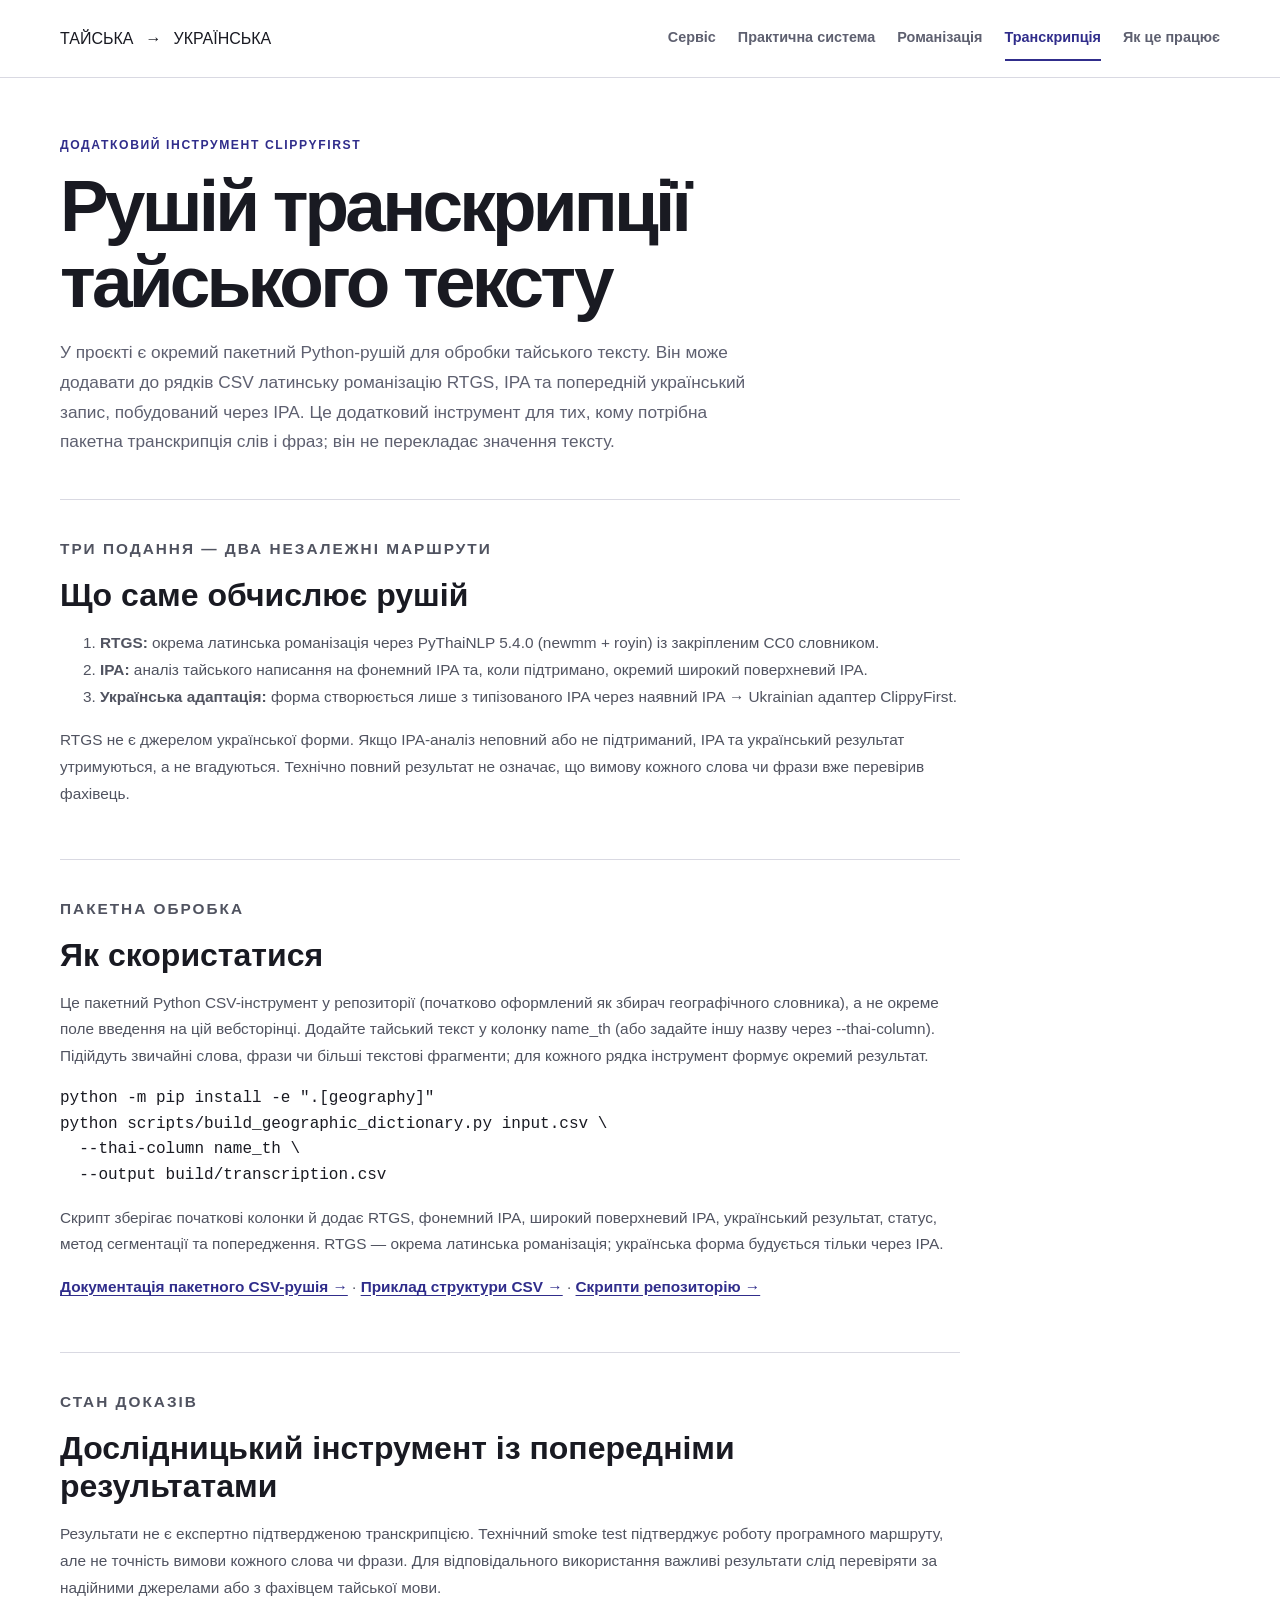
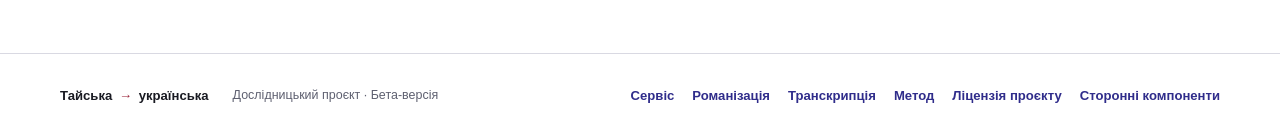
<file: web/thai-text-engine.html>
<!doctype html>
<html lang="uk">
<head>
<meta charset="utf-8"><meta name="viewport" content="width=device-width,initial-scale=1">
<meta name="description" content="Пакетний рушій ClippyFirst для транскрипції тайського тексту: RTGS, IPA та українська адаптація через IPA.">
<meta http-equiv="Content-Security-Policy" content="default-src 'none'; base-uri 'self'; style-src 'self'; img-src 'self' data:; font-src 'self'; object-src 'none'; form-action 'self'">
<title>Транскрипція тайського тексту — Тайська → українська</title><link rel="stylesheet" href="src/styles.css?v=20261107-thai-text-engine-1">
</head>
<body>
<a class="skip-link" href="#main-content">Перейти до основного вмісту</a>
<header class="site-header"><a class="brand" href="./" aria-label="Тайська → українська">ТАЙСЬКА <span>→</span> УКРАЇНСЬКА</a>
<nav aria-label="Основна навігація"><a href="./">Сервіс</a><a href="transcription.html">Практична система</a><a href="romanization.html">Романізація</a><a class="active" href="thai-text-engine.html" aria-current="page">Транскрипція</a><a href="system.html">Як це працює</a></nav></header>
<main class="container system" id="main-content" tabindex="-1">
<section class="hero"><p class="eyebrow">ДОДАТКОВИЙ ІНСТРУМЕНТ CLIPPYFIRST</p><h1>Рушій транскрипції тайського тексту</h1>
<p class="lede">У проєкті є окремий пакетний Python-рушій для обробки тайського тексту. Він може додавати до рядків CSV латинську романізацію RTGS, IPA та попередній український запис, побудований через IPA. Це додатковий інструмент для тих, кому потрібна пакетна транскрипція слів і фраз; він не перекладає значення тексту.</p></section>
<section class="evidence"><p class="eyebrow">ТРИ ПОДАННЯ — ДВА НЕЗАЛЕЖНІ МАРШРУТИ</p><h2>Що саме обчислює рушій</h2>
<ol><li><strong>RTGS:</strong> окрема латинська романізація через PyThaiNLP 5.4.0 (newmm + royin) із закріпленим CC0 словником.</li>
<li><strong>IPA:</strong> аналіз тайського написання на фонемний IPA та, коли підтримано, окремий широкий поверхневий IPA.</li>
<li><strong>Українська адаптація:</strong> форма створюється лише з типізованого IPA через наявний IPA → Ukrainian адаптер ClippyFirst.</li></ol>
<p>RTGS не є джерелом української форми. Якщо IPA-аналіз неповний або не підтриманий, IPA та український результат утримуються, а не вгадуються. Технічно повний результат не означає, що вимову кожного слова чи фрази вже перевірив фахівець.</p></section>
<section class="evidence"><p class="eyebrow">ПАКЕТНА ОБРОБКА</p><h2>Як скористатися</h2>
<p>Це пакетний Python CSV-інструмент у репозиторії (початково оформлений як збирач географічного словника), а не окреме поле введення на цій вебсторінці. Додайте тайський текст у колонку name_th (або задайте іншу назву через --thai-column). Підійдуть звичайні слова, фрази чи більші текстові фрагменти; для кожного рядка інструмент формує окремий результат.</p>
<pre><code>python -m pip install -e ".[geography]"
python scripts/build_geographic_dictionary.py input.csv \
  --thai-column name_th \
  --output build/transcription.csv</code></pre>
<p>Скрипт зберігає початкові колонки й додає RTGS, фонемний IPA, широкий поверхневий IPA, український результат, статус, метод сегментації та попередження. RTGS — окрема латинська романізація; українська форма будується тільки через IPA.</p>
<p><a href="https://github.com/ClippyFirst/Thai-Ukrainian-Phonetic-System/blob/main/docs/geographic-dictionary.md" rel="noopener noreferrer">Документація пакетного CSV-рушія →</a> · <a href="https://github.com/ClippyFirst/Thai-Ukrainian-Phonetic-System/blob/main/data/geography/geographic-names-template.csv" rel="noopener noreferrer">Приклад структури CSV →</a> · <a href="https://github.com/ClippyFirst/Thai-Ukrainian-Phonetic-System/tree/main/scripts" rel="noopener noreferrer">Скрипти репозиторію →</a></p></section>
<section class="evidence"><p class="eyebrow">СТАН ДОКАЗІВ</p><h2>Дослідницький інструмент із попередніми результатами</h2>
<p>Результати не є експертно підтвердженою транскрипцією. Технічний smoke test підтверджує роботу програмного маршруту, але не точність вимови кожного слова чи фрази. Для відповідального використання важливі результати слід перевіряти за надійними джерелами або з фахівцем тайської мови.</p></section>
</main>
<footer><span class="footer-brand">Тайська <strong>→</strong> українська</span><span class="footer-note">Дослідницький проєкт · Бета-версія</span>
<nav aria-label="Додаткова навігація"><a href="./">Сервіс</a><a href="romanization.html">Романізація</a><a href="thai-text-engine.html">Транскрипція</a><a href="system.html">Метод</a><a href="licensing.html">Ліцензія проєкту</a><a href="third-party-notices.html">Сторонні компоненти</a></nav></footer>
</body></html>
</file>
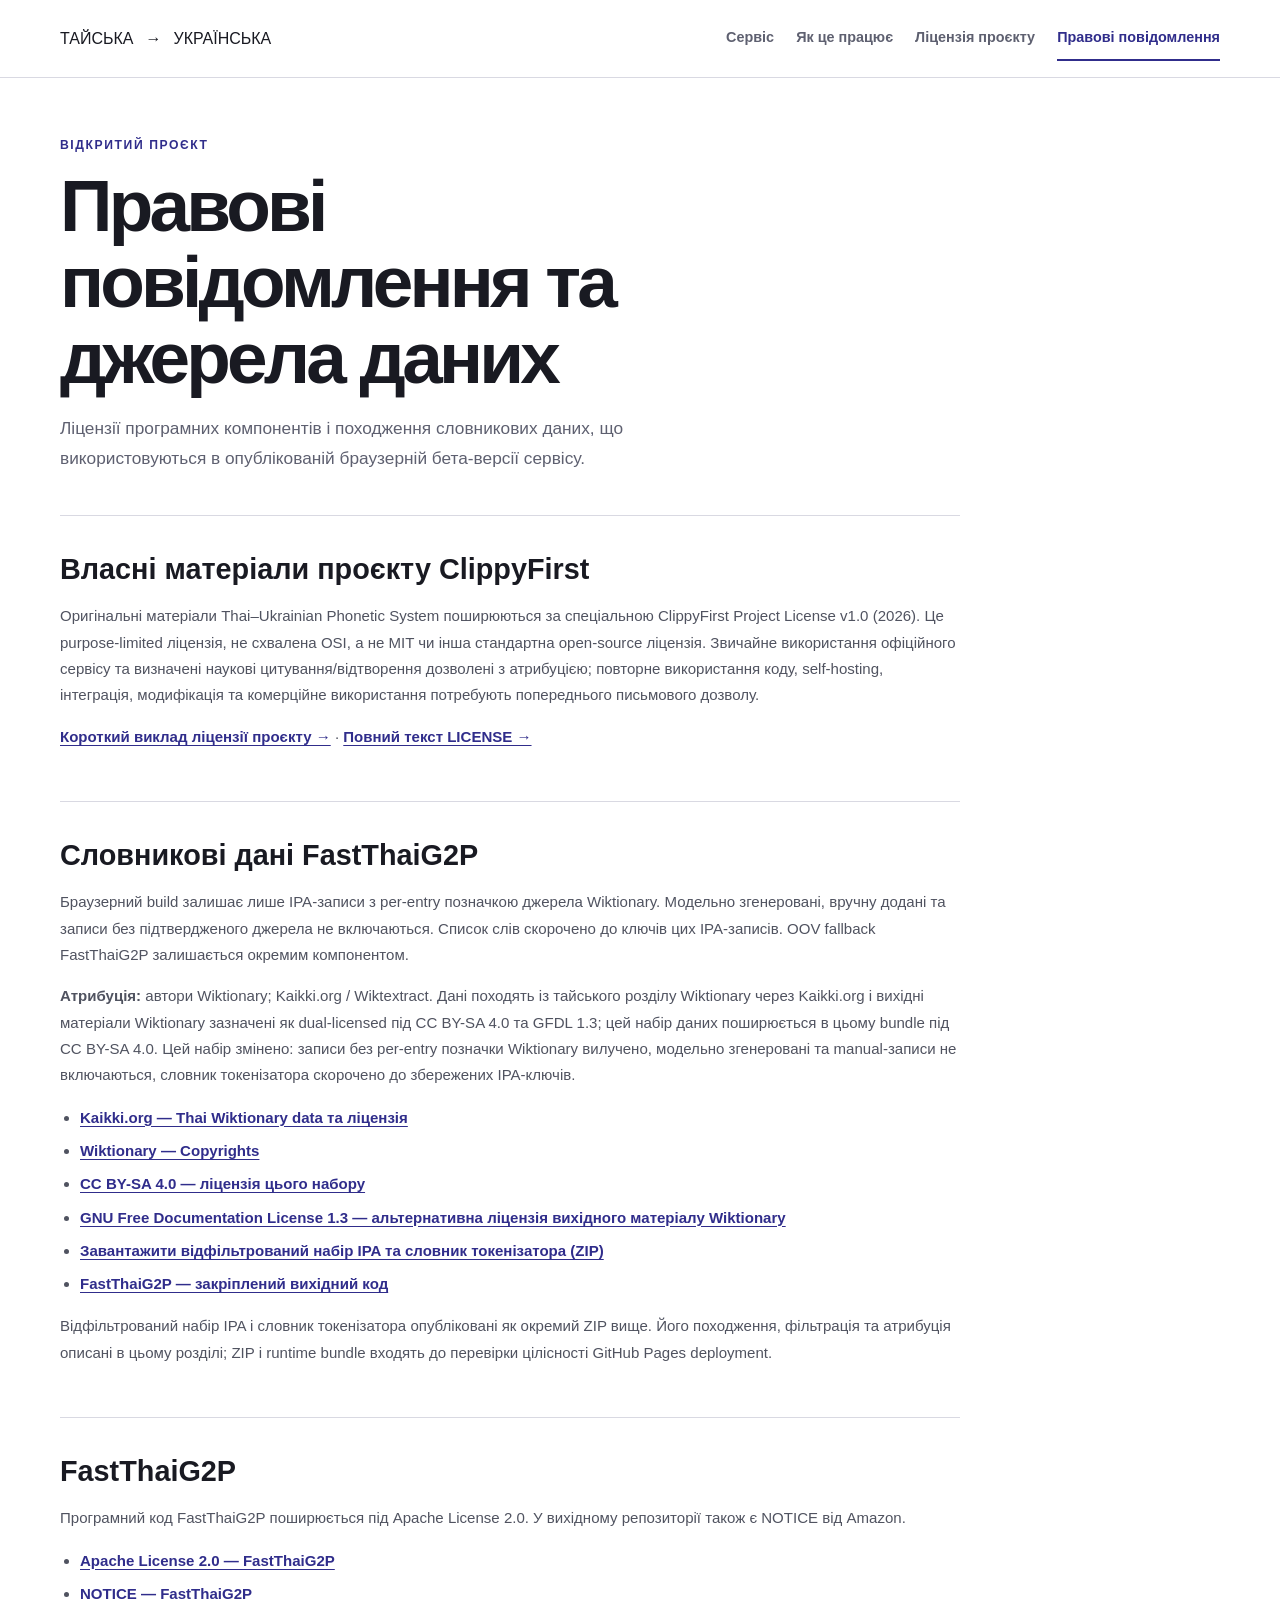
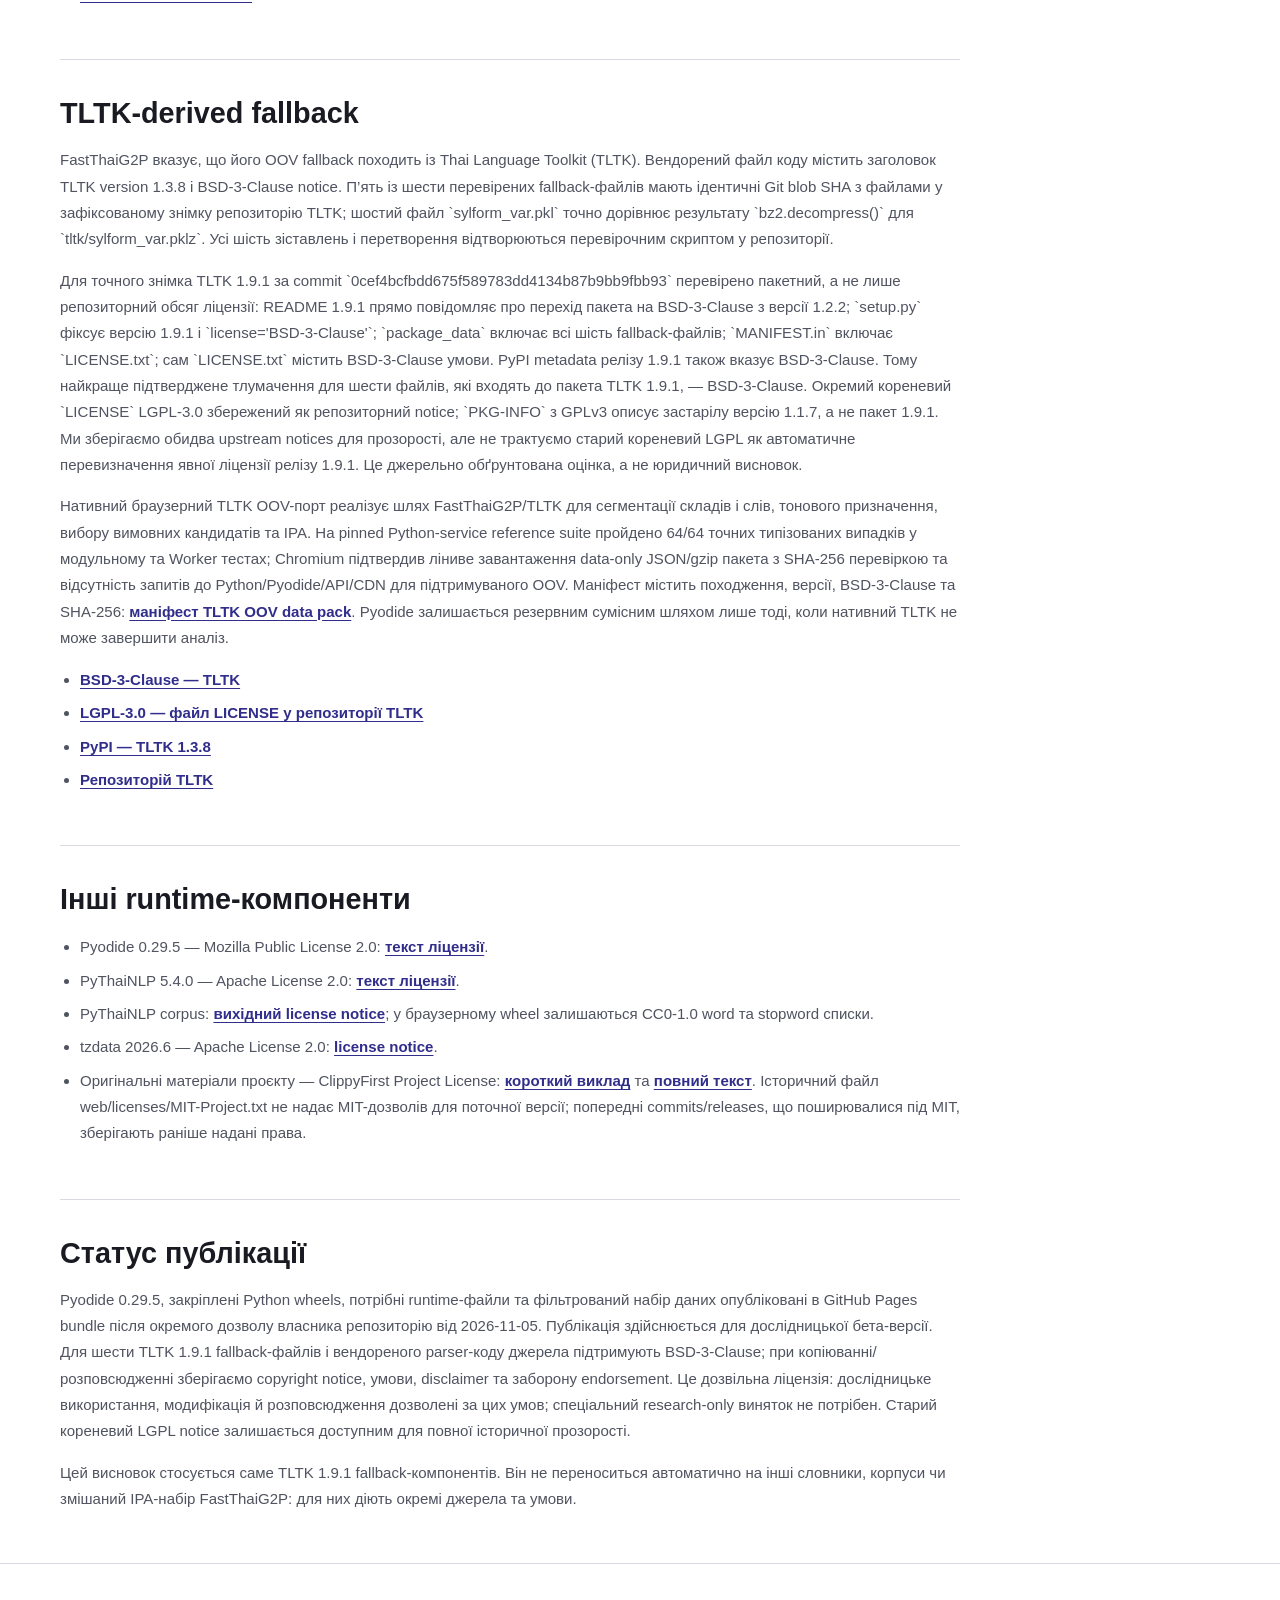
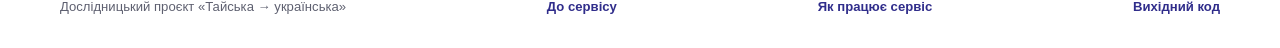
<file: web/third-party-notices.html>
<!doctype html>
<html lang="uk">
<head>
  <meta charset="utf-8">
  <meta name="viewport" content="width=device-width, initial-scale=1">
  <meta http-equiv="Content-Security-Policy" content="default-src 'none'; base-uri 'self'; style-src 'self'; img-src 'self' data:; font-src 'self'; object-src 'none'; form-action 'self'">
  <title>Правові повідомлення — Тайська → українська</title>
  <link rel="stylesheet" href="src/styles.css?v=20261105-ux-recomposition-1">
</head>
<body>
<a class="skip-link" href="#main-content">Перейти до основного вмісту</a>
<header class="site-header">
  <a class="brand" href="./" aria-label="Тайська → українська">ТАЙСЬКА <span>→</span> УКРАЇНСЬКА</a>
  <nav aria-label="Основна навігація"><a href="./">Сервіс</a><a href="system.html">Як це працює</a><a href="licensing.html">Ліцензія проєкту</a><a class="active" href="third-party-notices.html">Правові повідомлення</a></nav>
</header>
<main class="container system" id="main-content" tabindex="-1">
  <section class="hero">
    <p class="eyebrow">ВІДКРИТИЙ ПРОЄКТ</p>
    <h1>Правові повідомлення та джерела даних</h1>
    <p class="lede">Ліцензії програмних компонентів і походження словникових даних, що використовуються в опублікованій браузерній бета-версії сервісу.</p>
  </section>
  <section>
    <h2>Власні матеріали проєкту ClippyFirst</h2>
    <p>Оригінальні матеріали Thai–Ukrainian Phonetic System поширюються за спеціальною ClippyFirst Project License v1.0 (2026). Це purpose-limited ліцензія, не схвалена OSI, а не MIT чи інша стандартна open-source ліцензія. Звичайне використання офіційного сервісу та визначені наукові цитування/відтворення дозволені з атрибуцією; повторне використання коду, self-hosting, інтеграція, модифікація та комерційне використання потребують попереднього письмового дозволу.</p>
    <p><a href="licensing.html">Короткий виклад ліцензії проєкту →</a> · <a href="https://github.com/ClippyFirst/Thai-Ukrainian-Phonetic-System/blob/main/LICENSE" rel="noopener noreferrer">Повний текст LICENSE →</a></p>
  </section>
  <section>
    <h2>Словникові дані FastThaiG2P</h2>
    <p>Браузерний build залишає лише IPA-записи з per-entry позначкою джерела Wiktionary. Модельно згенеровані, вручну додані та записи без підтвердженого джерела не включаються. Список слів скорочено до ключів цих IPA-записів. OOV fallback FastThaiG2P залишається окремим компонентом.</p>
    <p><strong>Атрибуція:</strong> автори Wiktionary; Kaikki.org / Wiktextract. Дані походять із тайського розділу Wiktionary через Kaikki.org і вихідні матеріали Wiktionary зазначені як dual-licensed під CC BY-SA 4.0 та GFDL 1.3; цей набір даних поширюється в цьому bundle під CC BY-SA 4.0. Цей набір змінено: записи без per-entry позначки Wiktionary вилучено, модельно згенеровані та manual-записи не включаються, словник токенізатора скорочено до збережених IPA-ключів.</p>
    <ul>
      <li><a href="https://kaikki.org/thwiktionary/index.html" rel="noopener noreferrer">Kaikki.org — Thai Wiktionary data та ліцензія</a></li>
      <li><a href="https://en.wiktionary.org/wiki/Wiktionary:Copyrights" rel="noopener noreferrer">Wiktionary — Copyrights</a></li>
      <li><a href="licenses/CC-BY-SA-4.0.txt">CC BY-SA 4.0 — ліцензія цього набору</a></li>
      <li><a href="https://www.gnu.org/licenses/fdl-1.3.html" rel="noopener noreferrer">GNU Free Documentation License 1.3 — альтернативна ліцензія вихідного матеріалу Wiktionary</a></li>
      <li><a href="vendor/datasets/fastthaig2p-wiktionary-derived.zip">Завантажити відфільтрований набір IPA та словник токенізатора (ZIP)</a></li>
      <li><a href="https://github.com/awslabs/FastThaiG2P/tree/4e82a291b4cf2876326744c6580121e9986ad354" rel="noopener noreferrer">FastThaiG2P — закріплений вихідний код</a></li>
    </ul>
    <p>Відфільтрований набір IPA і словник токенізатора опубліковані як окремий ZIP вище. Його походження, фільтрація та атрибуція описані в цьому розділі; ZIP і runtime bundle входять до перевірки цілісності GitHub Pages deployment.</p>
  </section>
  <section>
    <h2>FastThaiG2P</h2>
    <p>Програмний код FastThaiG2P поширюється під Apache License 2.0. У вихідному репозиторії також є NOTICE від Amazon.</p>
    <ul>
      <li><a href="licenses/Apache-2.0-FastThaiG2P.txt">Apache License 2.0 — FastThaiG2P</a></li>
      <li><a href="licenses/NOTICE-FastThaiG2P.txt">NOTICE — FastThaiG2P</a></li>
    </ul>
  </section>
  <section>
    <h2>TLTK-derived fallback</h2>
    <p>FastThaiG2P вказує, що його OOV fallback походить із Thai Language Toolkit (TLTK). Вендорений файл коду містить заголовок TLTK version 1.3.8 і BSD-3-Clause notice. П’ять із шести перевірених fallback-файлів мають ідентичні Git blob SHA з файлами у зафіксованому знімку репозиторію TLTK; шостий файл `sylform_var.pkl` точно дорівнює результату `bz2.decompress()` для `tltk/sylform_var.pklz`. Усі шість зіставлень і перетворення відтворюються перевірочним скриптом у репозиторії.</p>
    <p>Для точного знімка TLTK 1.9.1 за commit `0cef4bcfbdd675f589783dd4134b87b9bb9fbb93` перевірено пакетний, а не лише репозиторний обсяг ліцензії: README 1.9.1 прямо повідомляє про перехід пакета на BSD-3-Clause з версії 1.2.2; `setup.py` фіксує версію 1.9.1 і `license='BSD-3-Clause'`; `package_data` включає всі шість fallback-файлів; `MANIFEST.in` включає `LICENSE.txt`; сам `LICENSE.txt` містить BSD-3-Clause умови. PyPI metadata релізу 1.9.1 також вказує BSD-3-Clause. Тому найкраще підтверджене тлумачення для шести файлів, які входять до пакета TLTK 1.9.1, — BSD-3-Clause. Окремий кореневий `LICENSE` LGPL-3.0 збережений як репозиторний notice; `PKG-INFO` з GPLv3 описує застарілу версію 1.1.7, а не пакет 1.9.1. Ми зберігаємо обидва upstream notices для прозорості, але не трактуємо старий кореневий LGPL як автоматичне перевизначення явної ліцензії релізу 1.9.1. Це джерельно обґрунтована оцінка, а не юридичний висновок.</p>
    <p>Нативний браузерний TLTK OOV-порт реалізує шлях FastThaiG2P/TLTK для сегментації складів і слів, тонового призначення, вибору вимовних кандидатів та IPA. На pinned Python-service reference suite пройдено 64/64 точних типізованих випадків у модульному та Worker тестах; Chromium підтвердив ліниве завантаження data-only JSON/gzip пакета з SHA-256 перевіркою та відсутність запитів до Python/Pyodide/API/CDN для підтримуваного OOV. Маніфест містить походження, версії, BSD-3-Clause та SHA-256: <a href="vendor/native-oov/manifest.json">маніфест TLTK OOV data pack</a>. Pyodide залишається резервним сумісним шляхом лише тоді, коли нативний TLTK не може завершити аналіз.</p>
    <ul>
      <li><a href="licenses/BSD-3-Clause-TLTK.txt">BSD-3-Clause — TLTK</a></li>
      <li><a href="licenses/LGPL-3.0-TLTK-repository-license.txt">LGPL-3.0 — файл LICENSE у репозиторії TLTK</a></li>
      <li><a href="https://pypi.org/project/tltk/1.9.1/" rel="noopener noreferrer">PyPI — TLTK 1.3.8</a></li>
      <li><a href="https://github.com/attapol/tltk" rel="noopener noreferrer">Репозиторій TLTK</a></li>
    </ul>
  </section>
  <section>
    <h2>Інші runtime-компоненти</h2>
    <ul>
      <li>Pyodide 0.29.5 — Mozilla Public License 2.0: <a href="licenses/MPL-2.0-Pyodide.txt">текст ліцензії</a>.</li>
      <li>PyThaiNLP 5.4.0 — Apache License 2.0: <a href="licenses/Apache-2.0-PyThaiNLP.txt">текст ліцензії</a>.</li>
      <li>PyThaiNLP corpus: <a href="licenses/PyThaiNLP-corpus-license.md">вихідний license notice</a>; у браузерному wheel залишаються CC0-1.0 word та stopword списки.</li>
      <li>tzdata 2026.6 — Apache License 2.0: <a href="licenses/Apache-2.0-tzdata.txt">license notice</a>.</li>
      <li>Оригінальні матеріали проєкту — ClippyFirst Project License: <a href="licensing.html">короткий виклад</a> та <a href="https://github.com/ClippyFirst/Thai-Ukrainian-Phonetic-System/blob/main/LICENSE">повний текст</a>. Історичний файл web/licenses/MIT-Project.txt не надає MIT-дозволів для поточної версії; попередні commits/releases, що поширювалися під MIT, зберігають раніше надані права.</li>
    </ul>
  </section>
  <section>
    <h2>Статус публікації</h2>
    <p>Pyodide 0.29.5, закріплені Python wheels, потрібні runtime-файли та фільтрований набір даних опубліковані в GitHub Pages bundle після окремого дозволу власника репозиторію від 2026-11-05. Публікація здійснюється для дослідницької бета-версії. Для шести TLTK 1.9.1 fallback-файлів і вендореного parser-коду джерела підтримують BSD-3-Clause; при копіюванні/розповсюдженні зберігаємо copyright notice, умови, disclaimer та заборону endorsement. Це дозвільна ліцензія: дослідницьке використання, модифікація й розповсюдження дозволені за цих умов; спеціальний research-only виняток не потрібен. Старий кореневий LGPL notice залишається доступним для повної історичної прозорості.</p>
    <p>Цей висновок стосується саме TLTK 1.9.1 fallback-компонентів. Він не переноситься автоматично на інші словники, корпуси чи змішаний IPA-набір FastThaiG2P: для них діють окремі джерела та умови.</p>
  </section>
</main>
<footer><span>Дослідницький проєкт «Тайська → українська»</span><a href="./">До сервісу</a><a href="system.html">Як працює сервіс</a><a href="https://github.com/ClippyFirst/Thai-Ukrainian-Phonetic-System" rel="noopener noreferrer">Вихідний код</a></footer>
</body>
</html>
</file>
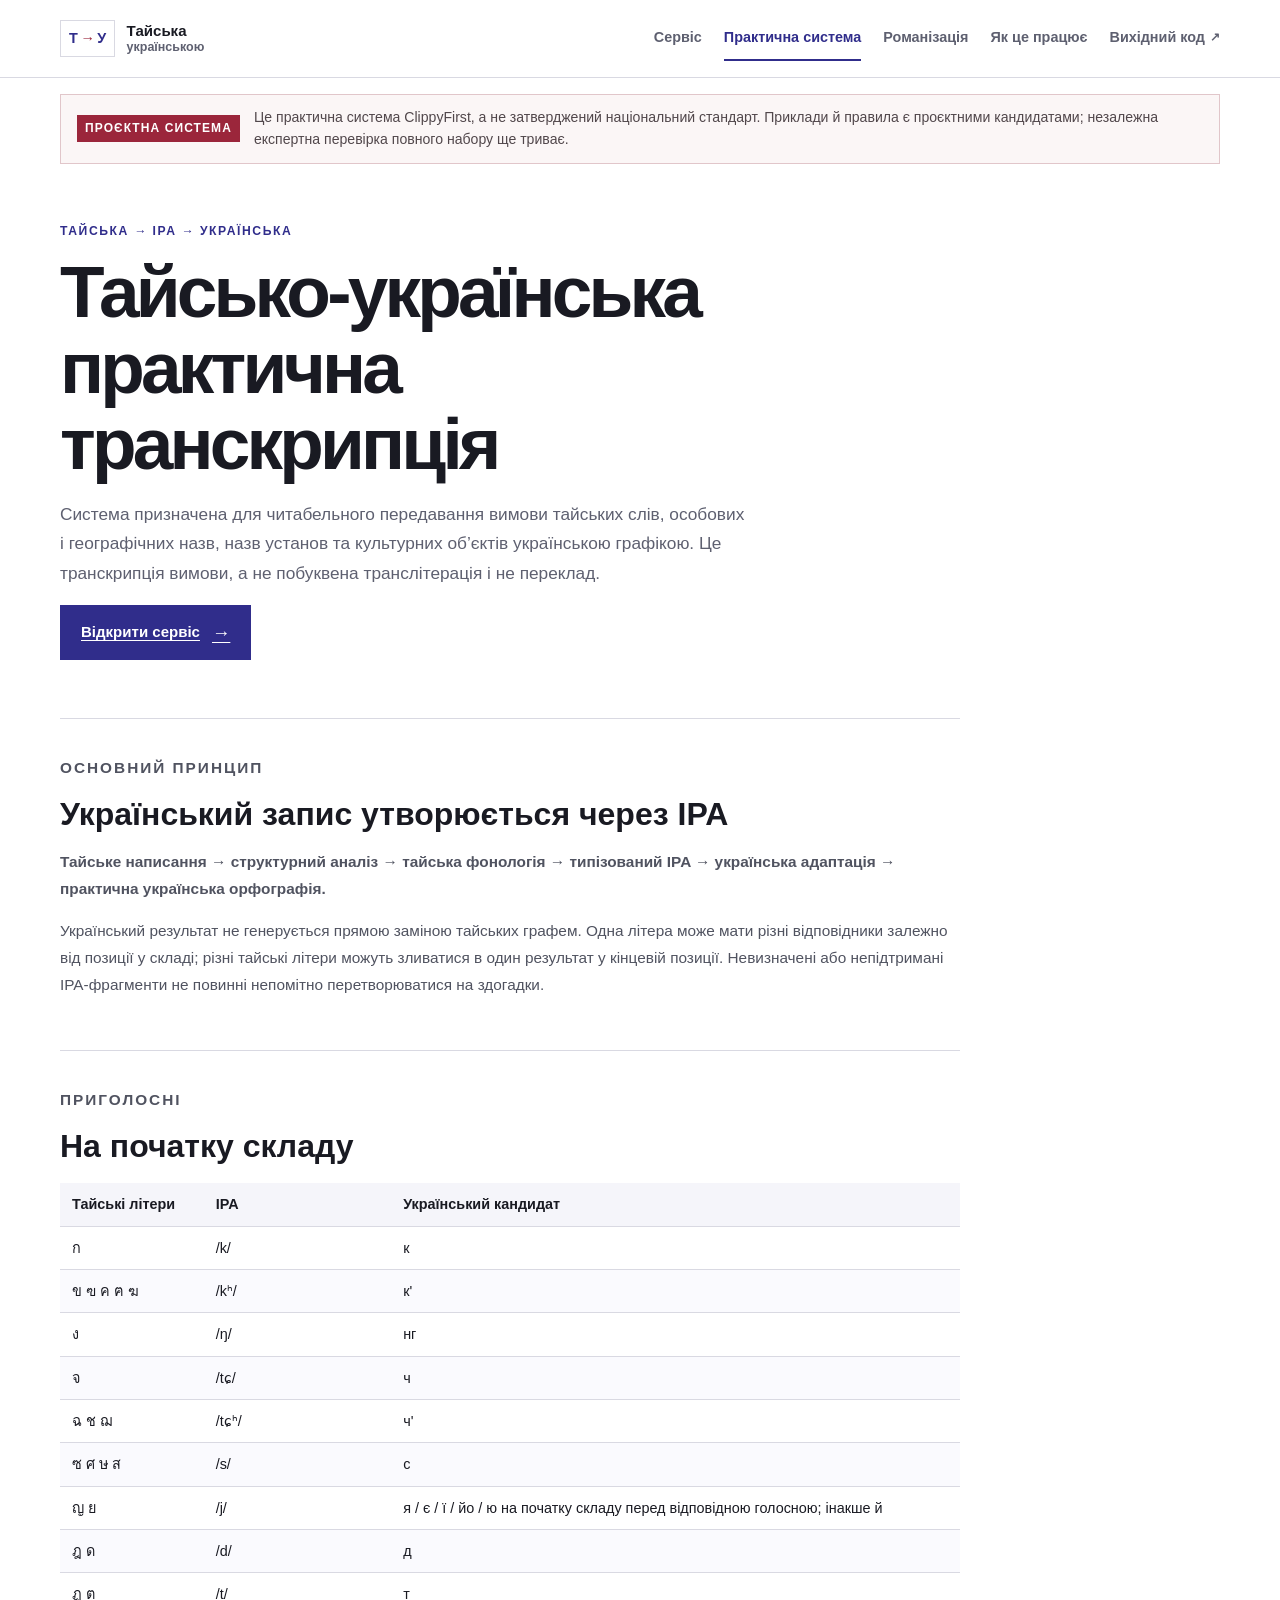
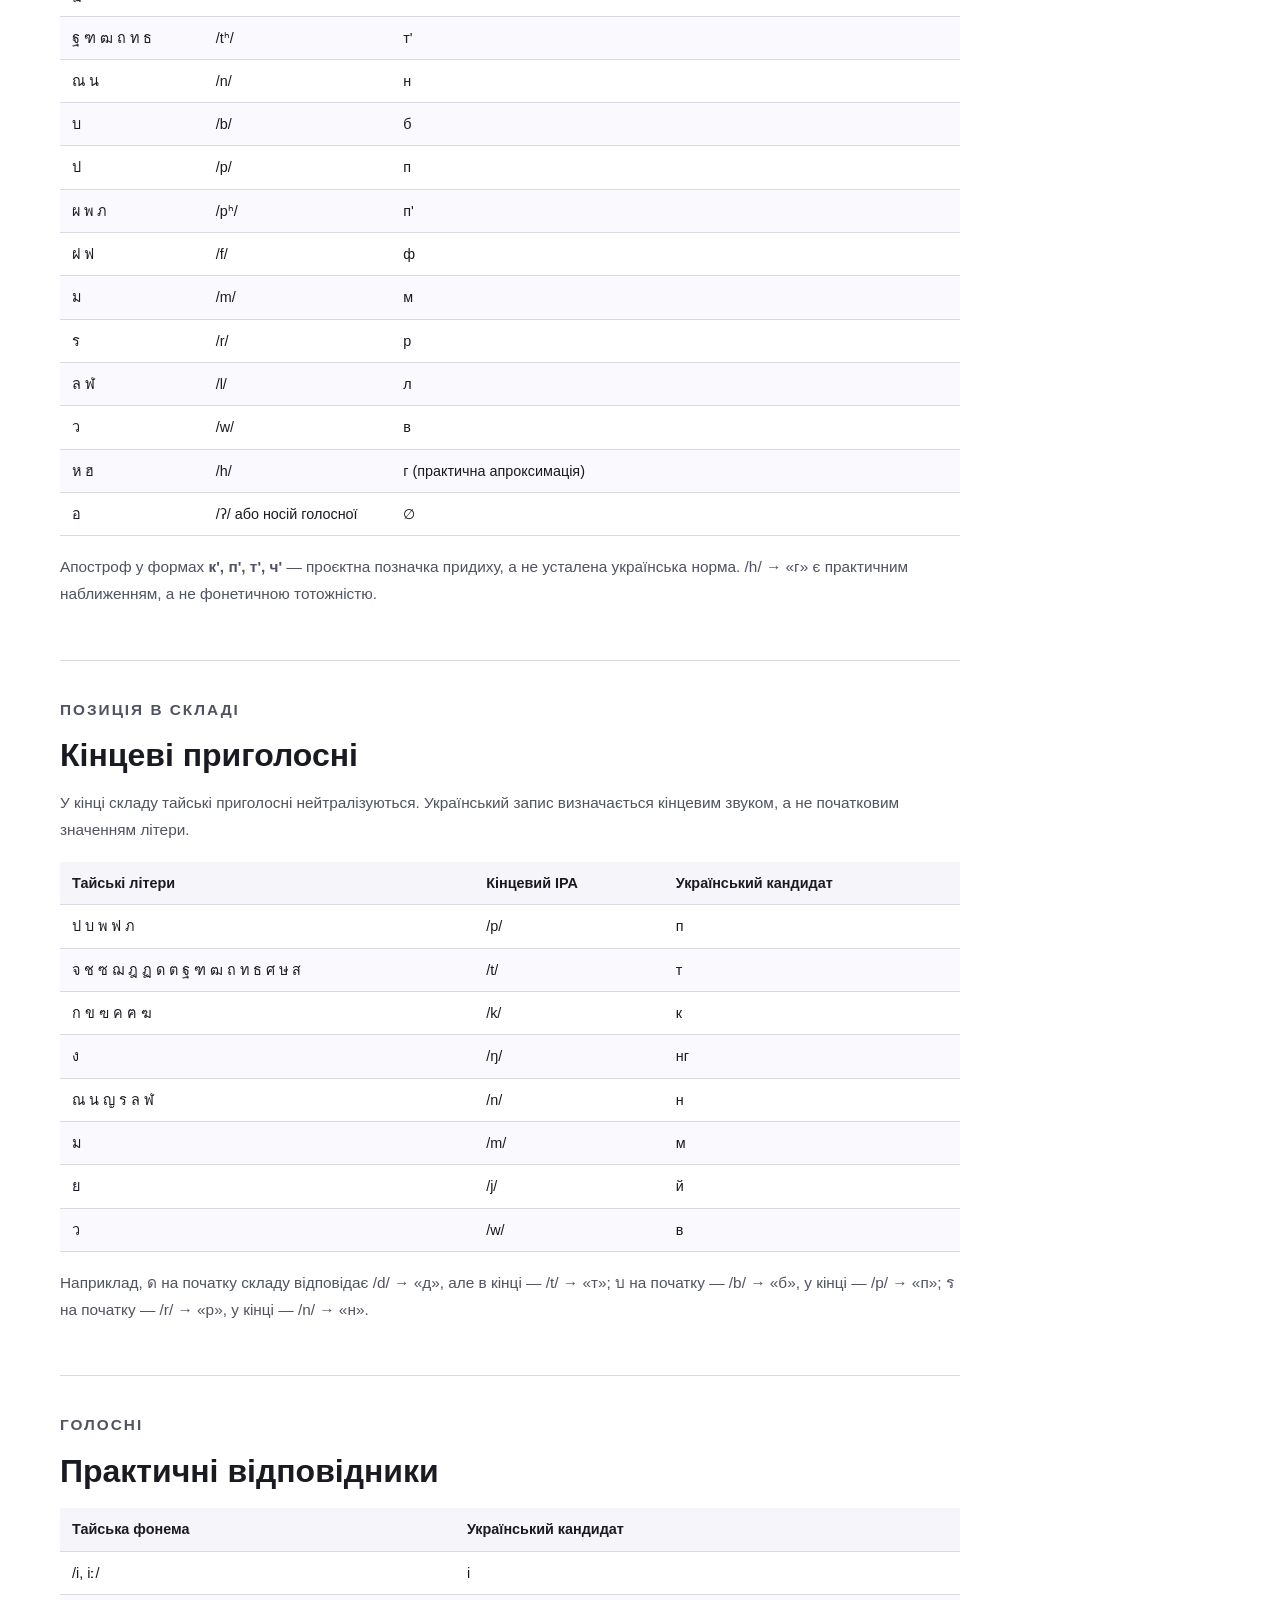
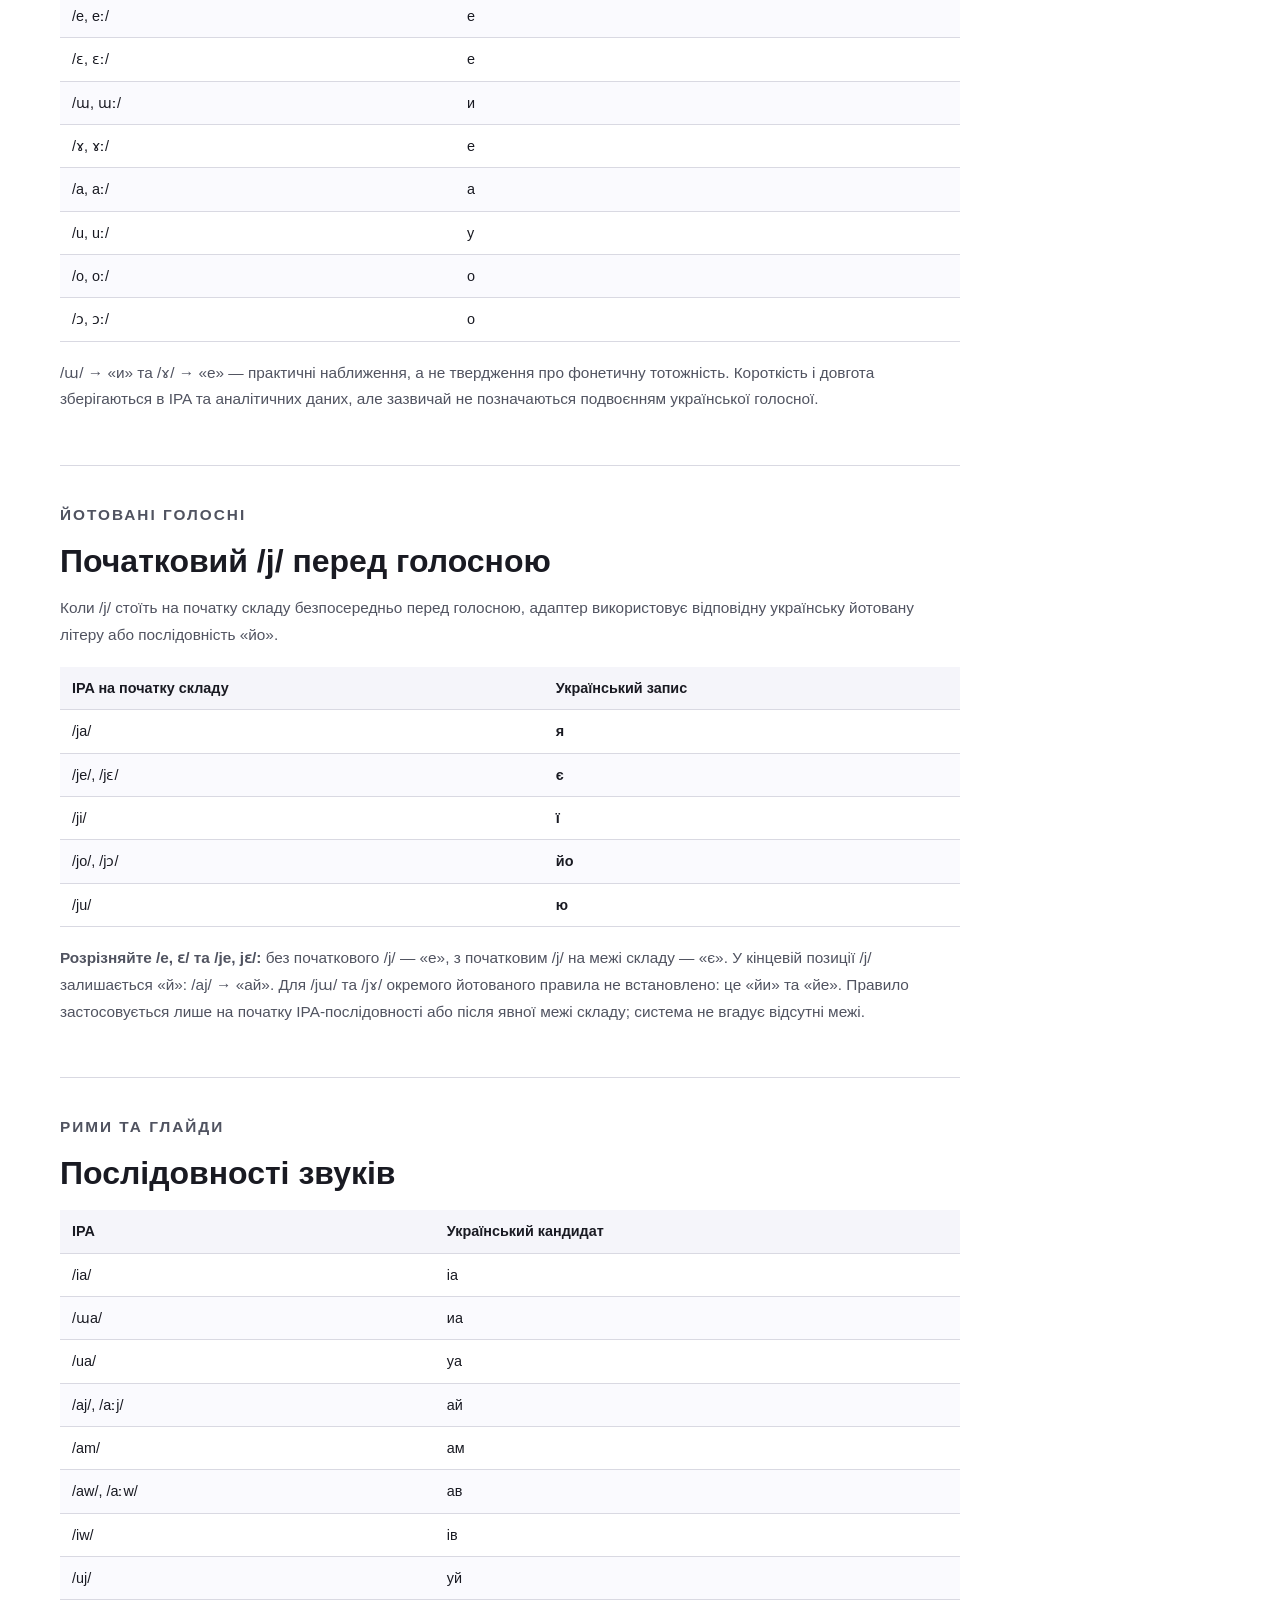
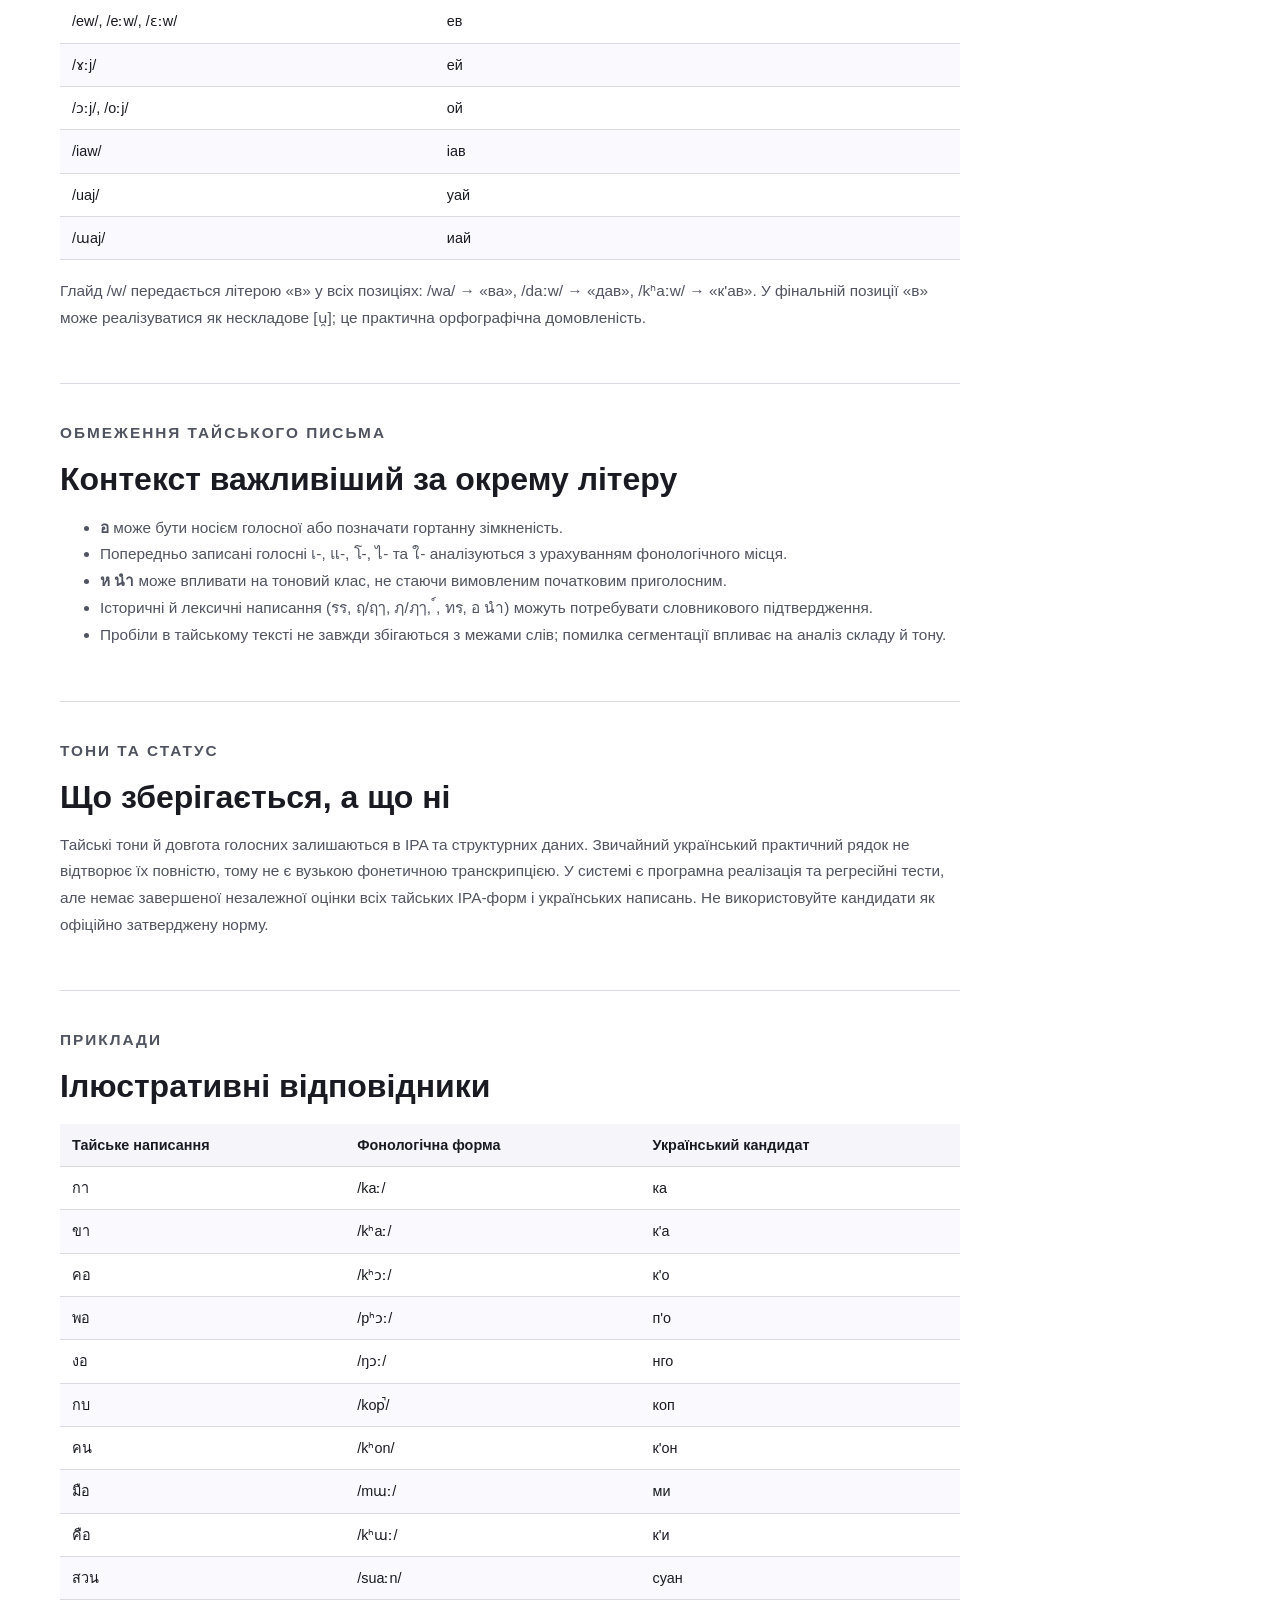
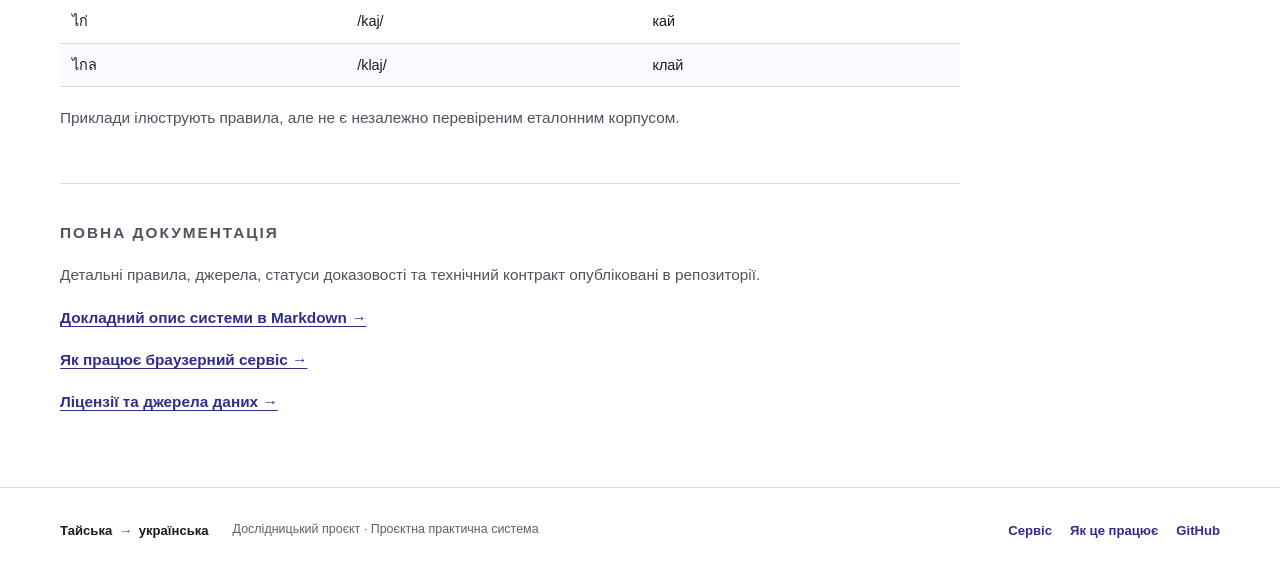
<file: web/transcription.html>
<!doctype html>
<html lang="uk">
<head>
<meta charset="utf-8">
<meta name="viewport" content="width=device-width,initial-scale=1">
<meta name="description" content="Практична тайсько-українська система передавання вимови: приголосні, голосні, складові позиції, IPA та приклади.">
<meta http-equiv="Content-Security-Policy" content="default-src 'self'; script-src 'self'; style-src 'self'; font-src 'self'; img-src 'self' data:; connect-src 'self'; worker-src 'self'; object-src 'none'; base-uri 'self'; form-action 'self'">
<title>Тайсько-українська практична система транскрипції</title>
<link rel="stylesheet" href="src/styles.css?v=20261106-practical-system-1">
</head>
<body>
<a class="skip-link" href="#main-content">Перейти до основного вмісту</a>
<header class="site-header">
<a class="brand" href="./" aria-label="Тайська українською — головна"><span class="brand-mark" aria-hidden="true">Т<span>→</span>У</span><span class="brand-name">Тайська <span>українською</span></span></a>
<nav aria-label="Основна навігація"><a href="./">Сервіс</a><a class="active" href="transcription.html" aria-current="page">Практична система</a><a href="romanization.html">Романізація</a><a href="system.html">Як це працює</a><a href="https://github.com/ClippyFirst/Thai-Ukrainian-Phonetic-System" rel="noopener noreferrer">Вихідний код <span aria-hidden="true">↗</span></a></nav>
</header>
<div class="beta-notice" role="note"><span class="beta-label">ПРОЄКТНА СИСТЕМА</span><p>Це практична система ClippyFirst, а не затверджений національний стандарт. Приклади й правила є проєктними кандидатами; незалежна експертна перевірка повного набору ще триває.</p></div>
<main class="container system" id="main-content" tabindex="-1">
<section class="hero"><p class="eyebrow">ТАЙСЬКА → IPA → УКРАЇНСЬКА</p><h1>Тайсько-українська практична транскрипція</h1><p class="lede">Система призначена для читабельного передавання вимови тайських слів, особових і географічних назв, назв установ та культурних об’єктів українською графікою. Це транскрипція вимови, а не побуквена транслітерація і не переклад.</p><p><a class="primary" href="./">Відкрити сервіс <span aria-hidden="true">→</span></a></p></section>
<section class="evidence"><p class="eyebrow">ОСНОВНИЙ ПРИНЦИП</p><h2>Український запис утворюється через IPA</h2><p><strong>Тайське написання → структурний аналіз → тайська фонологія → типізований IPA → українська адаптація → практична українська орфографія.</strong></p><p>Український результат не генерується прямою заміною тайських графем. Одна літера може мати різні відповідники залежно від позиції у складі; різні тайські літери можуть зливатися в один результат у кінцевій позиції. Невизначені або непідтримані IPA-фрагменти не повинні непомітно перетворюватися на здогадки.</p></section>
<section class="evidence"><p class="eyebrow">ПРИГОЛОСНІ</p><h2>На початку складу</h2><table><thead><tr><th scope="col">Тайські літери</th><th scope="col">IPA</th><th scope="col">Український кандидат</th></tr></thead><tbody>
<tr><td>ก</td><td>/k/</td><td>к</td></tr><tr><td>ข ฃ ค ฅ ฆ</td><td>/kʰ/</td><td>к'</td></tr><tr><td>ง</td><td>/ŋ/</td><td>нг</td></tr><tr><td>จ</td><td>/tɕ/</td><td>ч</td></tr><tr><td>ฉ ช ฌ</td><td>/tɕʰ/</td><td>ч'</td></tr><tr><td>ซ ศ ษ ส</td><td>/s/</td><td>с</td></tr><tr><td>ญ ย</td><td>/j/</td><td>я / є / ї / йо / ю на початку складу перед відповідною голосною; інакше й</td></tr><tr><td>ฎ ด</td><td>/d/</td><td>д</td></tr><tr><td>ฏ ต</td><td>/t/</td><td>т</td></tr><tr><td>ฐ ฑ ฒ ถ ท ธ</td><td>/tʰ/</td><td>т'</td></tr><tr><td>ณ น</td><td>/n/</td><td>н</td></tr><tr><td>บ</td><td>/b/</td><td>б</td></tr><tr><td>ป</td><td>/p/</td><td>п</td></tr><tr><td>ผ พ ภ</td><td>/pʰ/</td><td>п'</td></tr><tr><td>ฝ ฟ</td><td>/f/</td><td>ф</td></tr><tr><td>ม</td><td>/m/</td><td>м</td></tr><tr><td>ร</td><td>/r/</td><td>р</td></tr><tr><td>ล ฬ</td><td>/l/</td><td>л</td></tr><tr><td>ว</td><td>/w/</td><td>в</td></tr><tr><td>ห ฮ</td><td>/h/</td><td>г (практична апроксимація)</td></tr><tr><td>อ</td><td>/ʔ/ або носій голосної</td><td>∅</td></tr></tbody></table><p>Апостроф у формах <strong>к', п', т', ч'</strong> — проєктна позначка придиху, а не усталена українська норма. /h/ → «г» є практичним наближенням, а не фонетичною тотожністю.</p></section>
<section class="evidence"><p class="eyebrow">ПОЗИЦІЯ В СКЛАДІ</p><h2>Кінцеві приголосні</h2><p>У кінці складу тайські приголосні нейтралізуються. Український запис визначається кінцевим звуком, а не початковим значенням літери.</p><table><thead><tr><th scope="col">Тайські літери</th><th scope="col">Кінцевий IPA</th><th scope="col">Український кандидат</th></tr></thead><tbody>
<tr><td>ป บ พ ฟ ภ</td><td>/p/</td><td>п</td></tr><tr><td>จ ช ซ ฌ ฎ ฏ ด ต ฐ ฑ ฒ ถ ท ธ ศ ษ ส</td><td>/t/</td><td>т</td></tr><tr><td>ก ข ฃ ค ฅ ฆ</td><td>/k/</td><td>к</td></tr><tr><td>ง</td><td>/ŋ/</td><td>нг</td></tr><tr><td>ณ น ญ ร ล ฬ</td><td>/n/</td><td>н</td></tr><tr><td>ม</td><td>/m/</td><td>м</td></tr><tr><td>ย</td><td>/j/</td><td>й</td></tr><tr><td>ว</td><td>/w/</td><td>в</td></tr></tbody></table><p>Наприклад, ด на початку складу відповідає /d/ → «д», але в кінці — /t/ → «т»; บ на початку — /b/ → «б», у кінці — /p/ → «п»; ร на початку — /r/ → «р», у кінці — /n/ → «н».</p></section>
<section class="evidence"><p class="eyebrow">ГОЛОСНІ</p><h2>Практичні відповідники</h2><table><thead><tr><th scope="col">Тайська фонема</th><th scope="col">Український кандидат</th></tr></thead><tbody>
<tr><td>/i, iː/</td><td>і</td></tr><tr><td>/e, eː/</td><td>е</td></tr><tr><td>/ɛ, ɛː/</td><td>е</td></tr><tr><td>/ɯ, ɯː/</td><td>и</td></tr><tr><td>/ɤ, ɤː/</td><td>е</td></tr><tr><td>/a, aː/</td><td>а</td></tr><tr><td>/u, uː/</td><td>у</td></tr><tr><td>/o, oː/</td><td>о</td></tr><tr><td>/ɔ, ɔː/</td><td>о</td></tr></tbody></table><p>/ɯ/ → «и» та /ɤ/ → «е» — практичні наближення, а не твердження про фонетичну тотожність. Короткість і довгота зберігаються в IPA та аналітичних даних, але зазвичай не позначаються подвоєнням української голосної.</p></section>
<section class="evidence"><p class="eyebrow">ЙОТОВАНІ ГОЛОСНІ</p><h2>Початковий /j/ перед голосною</h2><p>Коли /j/ стоїть на початку складу безпосередньо перед голосною, адаптер використовує відповідну українську йотовану літеру або послідовність «йо».</p><table><thead><tr><th scope="col">IPA на початку складу</th><th scope="col">Український запис</th></tr></thead><tbody>
<tr><td>/ja/</td><td><strong>я</strong></td></tr><tr><td>/je/, /jɛ/</td><td><strong>є</strong></td></tr><tr><td>/ji/</td><td><strong>ї</strong></td></tr><tr><td>/jo/, /jɔ/</td><td><strong>йо</strong></td></tr><tr><td>/ju/</td><td><strong>ю</strong></td></tr></tbody></table><p><strong>Розрізняйте /e, ɛ/ та /je, jɛ/:</strong> без початкового /j/ — «е», з початковим /j/ на межі складу — «є». У кінцевій позиції /j/ залишається «й»: /aj/ → «ай». Для /jɯ/ та /jɤ/ окремого йотованого правила не встановлено: це «йи» та «йе». Правило застосовується лише на початку IPA-послідовності або після явної межі складу; система не вгадує відсутні межі.</p></section>
<section class="evidence"><p class="eyebrow">РИМИ ТА ГЛАЙДИ</p><h2>Послідовності звуків</h2><table><thead><tr><th scope="col">IPA</th><th scope="col">Український кандидат</th></tr></thead><tbody>
<tr><td>/ia/</td><td>іа</td></tr><tr><td>/ɯa/</td><td>иа</td></tr><tr><td>/ua/</td><td>уа</td></tr><tr><td>/aj/, /aːj/</td><td>ай</td></tr><tr><td>/am/</td><td>ам</td></tr><tr><td>/aw/, /aːw/</td><td>ав</td></tr><tr><td>/iw/</td><td>ів</td></tr><tr><td>/uj/</td><td>уй</td></tr><tr><td>/ew/, /eːw/, /ɛːw/</td><td>ев</td></tr><tr><td>/ɤːj/</td><td>ей</td></tr><tr><td>/ɔːj/, /oːj/</td><td>ой</td></tr><tr><td>/iaw/</td><td>іав</td></tr><tr><td>/uaj/</td><td>уай</td></tr><tr><td>/ɯaj/</td><td>иай</td></tr></tbody></table><p>Глайд /w/ передається літерою «в» у всіх позиціях: /wa/ → «ва», /daːw/ → «дав», /kʰaːw/ → «к'ав». У фінальній позиції «в» може реалізуватися як нескладове [u̯]; це практична орфографічна домовленість.</p></section>
<section class="evidence"><p class="eyebrow">ОБМЕЖЕННЯ ТАЙСЬКОГО ПИСЬМА</p><h2>Контекст важливіший за окрему літеру</h2><ul><li><strong>อ</strong> може бути носієм голосної або позначати гортанну зімкненість.</li><li>Попередньо записані голосні เ-, แ-, โ-, ไ- та ใ- аналізуються з урахуванням фонологічного місця.</li><li><strong>ห นำ</strong> може впливати на тоновий клас, не стаючи вимовленим початковим приголосним.</li><li>Історичні й лексичні написання (รร, ฤ/ฤๅ, ฦ/ฦๅ, ์, ทร, อ นำ) можуть потребувати словникового підтвердження.</li><li>Пробіли в тайському тексті не завжди збігаються з межами слів; помилка сегментації впливає на аналіз складу й тону.</li></ul></section>
<section class="evidence"><p class="eyebrow">ТОНИ ТА СТАТУС</p><h2>Що зберігається, а що ні</h2><p>Тайські тони й довгота голосних залишаються в IPA та структурних даних. Звичайний український практичний рядок не відтворює їх повністю, тому не є вузькою фонетичною транскрипцією. У системі є програмна реалізація та регресійні тести, але немає завершеної незалежної оцінки всіх тайських IPA-форм і українських написань. Не використовуйте кандидати як офіційно затверджену норму.</p></section>
<section class="evidence"><p class="eyebrow">ПРИКЛАДИ</p><h2>Ілюстративні відповідники</h2><table><thead><tr><th scope="col">Тайське написання</th><th scope="col">Фонологічна форма</th><th scope="col">Український кандидат</th></tr></thead><tbody>
<tr><td>กา</td><td>/kaː/</td><td>ка</td></tr><tr><td>ขา</td><td>/kʰaː/</td><td>к'а</td></tr><tr><td>คอ</td><td>/kʰɔː/</td><td>к'о</td></tr><tr><td>พอ</td><td>/pʰɔː/</td><td>п'о</td></tr><tr><td>งอ</td><td>/ŋɔː/</td><td>нго</td></tr><tr><td>กบ</td><td>/kop̚/</td><td>коп</td></tr><tr><td>คน</td><td>/kʰon/</td><td>к'он</td></tr><tr><td>มือ</td><td>/mɯː/</td><td>ми</td></tr><tr><td>คือ</td><td>/kʰɯː/</td><td>к'и</td></tr><tr><td>สวน</td><td>/suaːn/</td><td>суан</td></tr><tr><td>ไก่</td><td>/kaj/</td><td>кай</td></tr><tr><td>ไกล</td><td>/klaj/</td><td>клай</td></tr></tbody></table><p>Приклади ілюструють правила, але не є незалежно перевіреним еталонним корпусом.</p></section>
<section class="references"><p class="eyebrow">ПОВНА ДОКУМЕНТАЦІЯ</p><p>Детальні правила, джерела, статуси доказовості та технічний контракт опубліковані в репозиторії.</p><p><a href="https://github.com/ClippyFirst/Thai-Ukrainian-Phonetic-System/blob/main/docs/thai-ukrainian-practical-transcription.md" rel="noopener noreferrer">Докладний опис системи в Markdown →</a></p><p><a href="system.html">Як працює браузерний сервіс →</a></p><p><a href="third-party-notices.html">Ліцензії та джерела даних →</a></p></section>
</main>
<footer><span class="footer-brand">Тайська <strong>→</strong> українська</span><span class="footer-note">Дослідницький проєкт · Проєктна практична система</span><nav aria-label="Додаткова навігація"><a href="./">Сервіс</a><a href="system.html">Як це працює</a><a href="https://github.com/ClippyFirst/Thai-Ukrainian-Phonetic-System" rel="noopener noreferrer">GitHub</a></nav></footer>
</body>
</html>
</file>
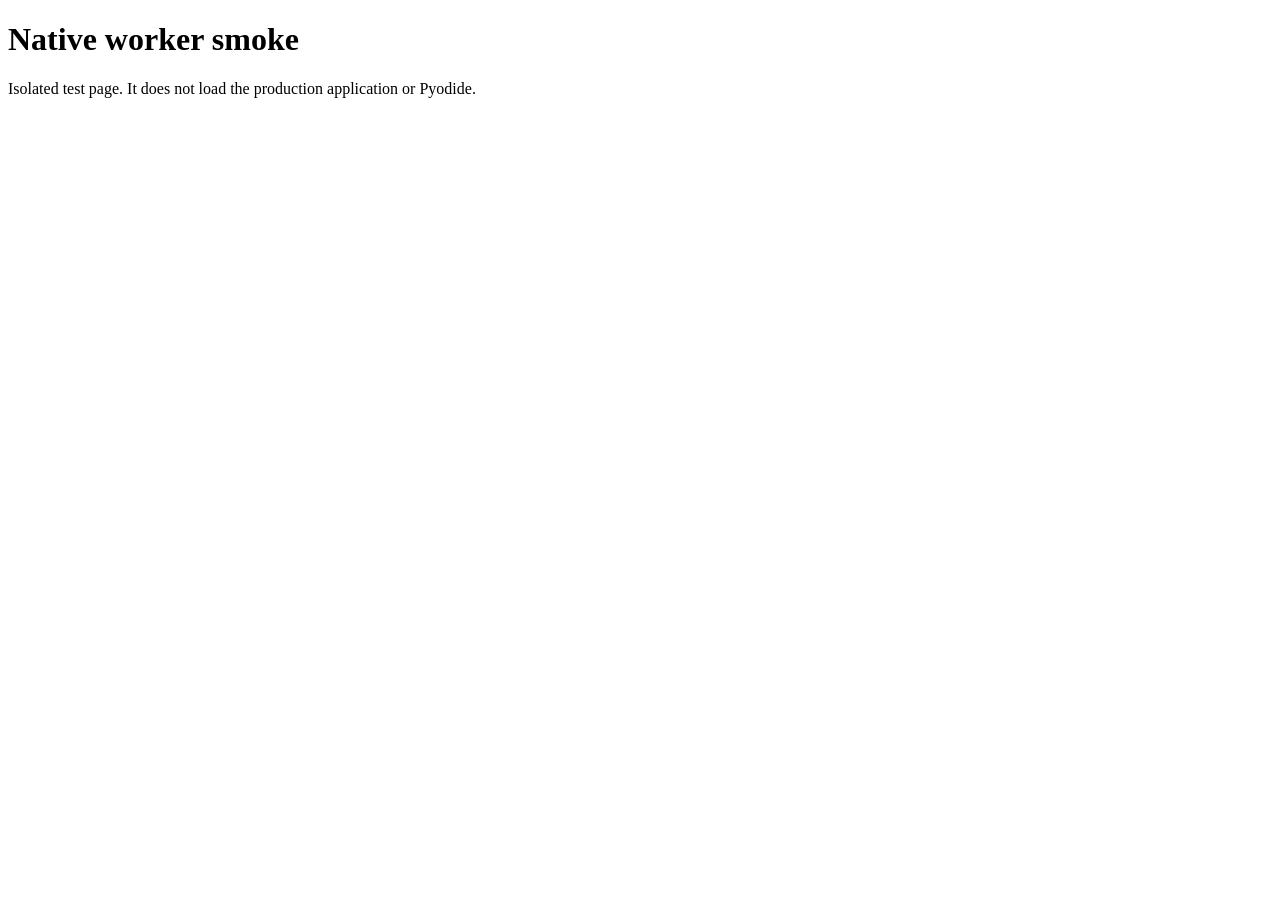
<file: web/tests/native-worker-smoke.html>
<!doctype html>
<html lang="uk">
<head><meta charset="utf-8"><meta name="viewport" content="width=device-width, initial-scale=1"><title>Native worker smoke</title></head>
<body><main><h1>Native worker smoke</h1><p>Isolated test page. It does not load the production application or Pyodide.</p></main></body>
</html>
</file>
<file: web/src/styles.css>
:root {
  color-scheme: light;
  --ink: #191a22;
  --muted: #5e6070;
  --line: #d9d9e2;
  --paper: #ffffff;
  --wash: #f5f5fa;
  --blue: #302d8b;
  --blue-dark: #211f69;
  --red: #9b263b;
  --focus: #5551bd;
  --max: 1160px;
  --font-sans: Arial, "Noto Sans", sans-serif;
  font-family: var(--font-sans);
}
* { box-sizing: border-box; }
html { scroll-behavior: smooth; scroll-padding-top: 24px; }
body { margin: 0; background: var(--paper); color: var(--ink); font-size: 16px; line-height: 1.6; }
a { color: var(--blue); text-underline-offset: 3px; }
button, textarea, select { font: inherit; }
button { cursor: pointer; touch-action: manipulation; }
[hidden] { display: none !important; }
:focus-visible { outline: 3px solid var(--focus); outline-offset: 3px; }
.skip-link { position: absolute; z-index: 10; top: 10px; left: 12px; transform: translateY(-160%); padding: 10px 14px; background: var(--ink); color: #fff; font-weight: 750; }
.skip-link:focus { transform: translateY(0); }

.site-header { display: flex; align-items: center; justify-content: space-between; gap: 24px; min-height: 78px; padding: 12px max(24px, calc((100vw - var(--max)) / 2)); border-bottom: 1px solid var(--line); background: #fff; }
.brand { display: inline-flex; align-items: center; gap: 12px; color: var(--ink); text-decoration: none; }
.brand-mark { display: inline-grid; grid-template-columns: 1fr auto 1fr; align-items: center; gap: 3px; min-width: 48px; padding: 6px 8px; border: 1px solid var(--line); color: var(--blue); font-size: .9rem; font-weight: 900; letter-spacing: -.04em; text-align: center; }
.brand-mark span { color: var(--red); }
.brand-name { font-size: .94rem; font-weight: 800; line-height: 1.2; }
.brand-name > span { display: block; color: var(--muted); font-size: .78rem; font-weight: 600; }
.site-header nav { display: flex; align-items: center; flex-wrap: wrap; gap: 4px 22px; }
.site-header nav a { display: inline-flex; align-items: center; gap: 5px; min-height: 44px; border-bottom: 2px solid transparent; color: var(--muted); font-size: .9rem; font-weight: 700; text-decoration: none; }
.site-header nav a:hover, .site-header nav a.active { border-color: var(--blue); color: var(--blue); }
.site-header nav a span { font-size: .8em; }

.beta-notice { display: flex; align-items: center; gap: 14px; width: min(var(--max), calc(100% - 48px)); margin: 16px auto 0; padding: 12px 16px; border: 1px solid #e1c6ca; background: #fbf6f6; }
.beta-label { flex: none; padding: 4px 8px; background: var(--red); color: #fff; font-size: .75rem; font-weight: 850; letter-spacing: .09em; }
.beta-notice p { margin: 0; color: #51474b; font-size: .88rem; line-height: 1.55; }
.beta-notice a { font-weight: 750; }

.container { width: min(var(--max), calc(100% - 48px)); margin: 0 auto; }
.hero { max-width: 900px; padding: 58px 0 42px; }
.hero-grid { display: grid; grid-template-columns: minmax(0, 1.45fr) minmax(270px, .8fr); align-items: center; gap: clamp(32px, 6vw, 84px); max-width: none; }
.eyebrow { display: flex; align-items: center; gap: 9px; margin: 0 0 13px; color: var(--blue); font-size: .76rem; font-weight: 850; letter-spacing: .13em; }
.eyebrow-line { display: inline-block; width: 25px; height: 2px; background: var(--red); }
.hero h1 { max-width: 720px; margin: 0 0 18px; font-size: clamp(2.7rem, 5.7vw, 4.7rem); line-height: 1.04; letter-spacing: -.052em; }
.hero h1 span { color: var(--blue); }
.lede { max-width: 690px; margin: 0; color: var(--muted); font-size: 1.08rem; line-height: 1.72; }
.hero-facts { display: flex; flex-wrap: wrap; gap: 8px 22px; margin-top: 24px; color: var(--muted); font-size: .83rem; font-weight: 700; }
.hero-facts span { display: inline-flex; align-items: center; gap: 8px; }
.hero-facts i { width: 7px; height: 7px; border-radius: 50%; background: var(--blue); }
.hero-aside { padding: 22px 24px 18px; border: 1px solid var(--line); background: var(--wash); }
.aside-kicker { margin: 0 0 16px; color: var(--muted); font-size: .75rem; font-weight: 850; letter-spacing: .12em; }
.flow-steps { display: grid; gap: 0; margin: 0; padding: 0; list-style: none; }
.flow-steps li { display: grid; grid-template-columns: 36px minmax(0, 1fr); gap: 12px; align-items: start; padding: 12px 0; border-top: 1px solid var(--line); }
.step-number { color: var(--red); font-size: .78rem; font-weight: 850; letter-spacing: .06em; }
.flow-steps strong { display: block; font-size: .92rem; line-height: 1.35; }
.flow-steps small { display: block; margin-top: 3px; color: var(--muted); font-size: .8rem; line-height: 1.45; }
.aside-footnote { margin: 12px 0 0; padding-top: 12px; border-top: 1px solid var(--line); color: var(--muted); font-size: .78rem; line-height: 1.55; }

.workbench { padding: clamp(22px, 3.5vw, 38px); border: 1px solid var(--line); border-top: 4px solid var(--blue); background: #fff; }
.workbench-heading { display: flex; align-items: flex-start; justify-content: space-between; gap: 20px; }
.workbench-heading .eyebrow { margin-bottom: 5px; }
.workbench-heading h2 { margin: 0; font-size: clamp(1.45rem, 2.4vw, 1.8rem); line-height: 1.2; letter-spacing: -.025em; }
.section-description { margin: 7px 0 0; color: var(--muted); font-size: .9rem; }
.local-badge { display: inline-flex; align-items: center; gap: 8px; flex: none; min-height: 34px; padding: 5px 10px; border: 1px solid var(--line); color: var(--muted); font-size: .76rem; font-weight: 750; }
.local-badge span { width: 7px; height: 7px; border-radius: 50%; background: var(--blue); }
.input-label { display: block; margin: 24px 0 8px; font-size: .92rem; font-weight: 800; }
textarea { display: block; width: 100%; min-height: 142px; resize: vertical; padding: 18px 20px; border: 1px solid #767676; background: #fff; color: var(--ink); font: 1.9rem/1.55 "Noto Sans Thai", "Tahoma", sans-serif; }
textarea:focus { border-color: var(--blue); }
.input-meta { display: flex; justify-content: space-between; align-items: flex-start; gap: 16px; margin-top: 8px; }
.input-hint { max-width: 800px; margin: 0; color: var(--muted); font-size: .83rem; line-height: 1.55; }
.input-count { flex: none; color: var(--muted); font-size: .76rem; font-variant-numeric: tabular-nums; }
.examples { display: flex; align-items: center; flex-wrap: wrap; gap: 8px; margin: 22px 0 24px; }
.examples-label { margin-right: 4px; color: var(--muted); font-size: .8rem; font-weight: 800; }
.examples button { display: inline-flex; align-items: center; justify-content: center; min-width: 44px; min-height: 44px; padding: 6px 12px; border: 1px solid #767676; background: #fff; color: var(--ink); font: 1.12rem/1.2 "Noto Sans Thai", "Tahoma", sans-serif; transition: border-color .15s ease, background-color .15s ease; }
.examples button:hover { border-color: var(--blue); background: var(--wash); }
.action-row { display: flex; align-items: center; flex-wrap: wrap; gap: 10px 16px; }
.primary { display: inline-flex; align-items: center; justify-content: center; gap: 12px; min-height: 50px; padding: 12px 20px; border: 1px solid var(--blue); background: var(--blue); color: #fff; font-size: .94rem; font-weight: 800; transition: background-color .15s ease, border-color .15s ease; }
.primary:hover { border-color: var(--blue-dark); background: var(--blue-dark); }
.primary:disabled { cursor: wait; opacity: .72; }
.primary span { font-size: 1.15rem; }
.text-button { display: inline-flex; align-items: center; justify-content: center; min-height: 44px; padding: 8px 12px; border: 1px solid transparent; background: transparent; color: var(--muted); font-size: .88rem; font-weight: 750; text-decoration: underline; text-underline-offset: 4px; }
.text-button:hover { color: var(--blue); }
.action-note { margin-left: auto; color: var(--muted); font-size: .78rem; }
kbd { padding: 2px 5px; border: 1px solid var(--line); background: var(--wash); font: inherit; font-size: .82em; }

.status { margin: 16px 0 0; padding: 0; color: var(--muted); font-size: .9rem; line-height: 1.6; }
.status:empty { display: none; }
.status.error, .status.notice { padding: 12px 15px; border-left: 4px solid var(--red); background: #fbf6f6; color: #51474b; }
.status.notice { border-left-color: var(--blue); background: var(--wash); color: var(--ink); }
.results { display: grid; gap: 14px; margin: 28px 0 0; padding: 0 0 38px; border-top: 4px solid var(--blue); }
.results-heading { margin: 0; padding: 20px 0 0; font-size: 1.5rem; line-height: 1.25; }
.results-intro { margin: -6px 0 0; color: var(--muted); font-size: .88rem; line-height: 1.6; }
.result-feature-grid { display: grid; grid-template-columns: minmax(0, 1.1fr) minmax(0, .9fr); gap: 12px; }
.continuous-output { min-width: 0; padding: 22px; border: 1px solid var(--line); background: #fff; }
.continuous-output.ua-continuous { border-top: 4px solid var(--blue); background: #f5f6fb; }
.continuous-output.ipa-continuous { border-top: 4px solid var(--red); }
.continuous-output-head { display: flex; align-items: flex-start; justify-content: space-between; gap: 16px; }
.continuous-output-head h3 { margin: 0 0 5px; font-size: 1rem; line-height: 1.35; }
.continuous-output-head p { margin: 0; color: var(--muted); font-size: .8rem; line-height: 1.5; }
.continuous-output-head .copy { flex: none; margin: 0; }
.continuous-output-value { margin: 16px 0 0; padding: 16px; border-left: 3px solid var(--blue); background: #fff; font: inherit; font-size: 1.08rem; line-height: 1.7; white-space: pre-wrap; overflow-wrap: anywhere; user-select: text; }
.ipa-continuous .continuous-output-value { border-left-color: var(--red); font-family: "Charis SIL", "Doulos SIL", "DejaVu Sans", "Noto Sans", sans-serif; }
.ua-continuous .continuous-output-value { font-size: clamp(1.35rem, 2.5vw, 1.8rem); font-weight: 800; }
.ipa-output { font-family: "Charis SIL", "Doulos SIL", "DejaVu Sans", "Noto Sans", sans-serif; font-feature-settings: "ccmp" 1, "mark" 1, "mkmk" 1; font-synthesis: none; unicode-bidi: isolate; }
.continuous-output-notice, .warning, .result-explanation { margin: 0; padding: 12px 15px; border-left: 4px solid var(--red); background: #fbf6f6; color: #55484c; font-size: .88rem; line-height: 1.6; }
.copy { display: inline-flex; align-items: center; justify-content: center; min-height: 44px; margin-top: 10px; padding: 6px 11px; border: 1px solid #767676; background: #fff; color: var(--blue); font-size: .8rem; font-weight: 750; }
.copy:hover { border-color: var(--blue); background: var(--wash); }
.rtgs-inline-result { margin-top: 8px; padding: 14px 0 4px; border-top: 1px solid var(--line); }
.rtgs-inline-result summary { display: flex; align-items: center; min-height: 44px; color: var(--blue); font-weight: 800; cursor: pointer; }
.rtgs-inline-body { padding: 8px 0 4px; }
.rtgs-inline-body > p:first-child { margin: 0 0 8px; color: var(--muted); font-size: .86rem; line-height: 1.6; }
.rtgs-inline-status { margin: 8px 0; color: var(--muted); font-size: .86rem; line-height: 1.6; }
.rtgs-inline-status.error { color: #8b2635; }
.rtgs-inline-value { margin: 12px 0 0; padding: 16px; border-left: 3px solid var(--blue); background: var(--wash); font-size: 1.12rem; line-height: 1.7; white-space: pre-wrap; overflow-wrap: anywhere; user-select: text; }
.rtgs-inline-copy { margin-top: 10px; }
.rtgs-inline-copy[hidden], .rtgs-inline-value[hidden] { display: none; }
.word-breakdown { margin-top: 8px; padding-top: 14px; border-top: 1px solid var(--line); }
.word-breakdown summary { display: flex; align-items: center; min-height: 44px; color: var(--blue); font-weight: 800; cursor: pointer; }
.word-breakdown > p { margin: 8px 0 14px; color: var(--muted); font-size: .83rem; line-height: 1.6; }
.word-card { margin-top: 12px; padding: 18px; border: 1px solid var(--line); background: #fff; }
.word-card .word-heading { margin: 0 0 8px; font-size: .96rem; }
.word-card .word-ipa, .word-card .word-ua { margin: 5px 0; overflow-wrap: anywhere; }
.word-card .word-ipa { font-size: 1rem; }
.word-card .word-ua { font-size: 1.05rem; font-weight: 750; }
.syllable-result { margin-top: 16px; padding-top: 16px; border-top: 1px solid var(--line); }
.syllable-result .result-title { margin: 0 0 5px; font-size: .9rem; }
.data-grid { display: grid; grid-template-columns: repeat(2, minmax(0, 1fr)); gap: 1px; margin-top: 10px; border: 1px solid var(--line); background: var(--line); }
.data { min-width: 0; padding: 13px; background: var(--wash); }
.label { display: block; margin-bottom: 6px; color: var(--muted); font-size: .75rem; font-weight: 800; letter-spacing: .05em; line-height: 1.4; }
.value { font-size: 1rem; line-height: 1.55; overflow-wrap: anywhere; }

.method-note { display: grid; grid-template-columns: minmax(220px, .65fr) minmax(0, 1.35fr); gap: 28px 64px; padding: 48px 0 58px; border-top: 1px solid var(--line); }
.method-heading h2 { max-width: 340px; margin: 0; font-size: clamp(1.6rem, 3vw, 2.1rem); line-height: 1.18; letter-spacing: -.03em; }
.method-copy p { margin: 0 0 12px; color: var(--muted); font-size: .94rem; line-height: 1.75; }
.method-details { margin-top: 16px; padding-top: 12px; border-top: 1px solid var(--line); }
.method-details summary { display: flex; align-items: center; min-height: 44px; color: var(--blue); font-weight: 800; cursor: pointer; }
.method-details p { margin: 8px 0; color: var(--muted); font-size: .88rem; line-height: 1.65; }
.method-links { display: flex; flex-wrap: wrap; gap: 8px 22px; margin-top: 20px; }
.method-links a { display: inline-flex; align-items: center; gap: 7px; min-height: 44px; font-size: .86rem; font-weight: 800; }

footer { display: flex; align-items: center; flex-wrap: wrap; justify-content: space-between; gap: 12px 24px; padding: 20px max(24px, calc((100vw - var(--max)) / 2)); border-top: 1px solid var(--line); color: var(--muted); font-size: .82rem; }
.footer-brand { color: var(--ink); font-weight: 850; }
.footer-brand strong { color: var(--red); padding: 0 3px; }
.footer-note { font-size: .78rem; }
footer nav { display: flex; flex-wrap: wrap; justify-content: flex-end; gap: 8px 18px; margin-left: auto; }
footer nav a, footer > a { display: inline-flex; align-items: center; min-height: 44px; font-weight: 750; text-decoration: none; }
footer nav a:hover, footer > a:hover { text-decoration: underline; text-underline-offset: 3px; }

/* Shared editorial components on the system and legal-notices pages. */
.system .hero { max-width: 900px; }
.system > section:not(.hero):not(.evidence):not(.references):not(.status-guide) { max-width: 900px; padding: 36px 0; border-top: 1px solid var(--line); }
.system > section:not(.hero):not(.evidence):not(.references):not(.status-guide) h2 { margin: 0 0 12px; font-size: clamp(1.35rem, 2.6vw, 1.8rem); line-height: 1.25; }
.system > section:not(.hero):not(.evidence):not(.references):not(.status-guide) p,
.system > section:not(.hero):not(.evidence):not(.references):not(.status-guide) li { color: #505360; font-size: .94rem; line-height: 1.75; }
.system > section:not(.hero):not(.evidence):not(.references):not(.status-guide) ul { padding-left: 1.25rem; }
.system > section:not(.hero):not(.evidence):not(.references):not(.status-guide) li { margin: 7px 0; }
.system > section:not(.hero):not(.evidence):not(.references):not(.status-guide) a { font-weight: 750; }
.evidence, .references { max-width: 900px; padding: 36px 0; border-top: 1px solid var(--line); }
.evidence h2, .references h2 { margin: 0 0 12px; font-size: clamp(1.5rem, 3vw, 2rem); line-height: 1.2; }
.evidence p, .references p, .evidence li { color: #505360; font-size: .96rem; line-height: 1.75; }
.evidence a, .references a { font-weight: 750; }
.system-grid { display: grid; grid-template-columns: repeat(2, minmax(0, 1fr)); gap: 1px; margin: 0 0 22px; border: 1px solid var(--line); background: var(--line); }
.system-grid article { min-width: 0; padding: 24px; background: #fff; }
.system-grid h2 { margin: 0 0 10px; font-size: 1.2rem; line-height: 1.25; }
.system-grid h3 { margin: 0 0 8px; font-size: 1.05rem; }
.system-grid p { margin: 0; color: #505360; font-size: .92rem; line-height: 1.7; }
.status-guide { padding: 36px 0; border-top: 1px solid var(--line); }
.status-guide h2 { margin: 0 0 18px; font-size: 1.85rem; }
.status-list { display: grid; grid-template-columns: repeat(2, minmax(0, 1fr)); gap: 1px; border: 1px solid var(--line); background: var(--line); }
.status-list > div { display: grid; grid-template-columns: 12px minmax(0, 1fr); gap: 0 12px; padding: 18px; background: #fff; }
.status-list strong { font-size: .94rem; }
.status-list p { grid-column: 2; margin: 5px 0 0; color: var(--muted); font-size: .88rem; line-height: 1.6; }
.status-dot { width: 9px; height: 9px; margin-top: 7px; border-radius: 50%; background: var(--muted); }
.status-dot.ok { background: var(--blue); }
.status-dot.warn { background: var(--red); }
.references { padding-bottom: 56px; }
.mode-help { margin: 8px 0 12px; color: var(--muted); font-size: .9rem; }
.mode-help summary { display: inline-flex; align-items: center; min-height: 44px; color: var(--blue); font-weight: 750; cursor: pointer; }
.mode-help dl { display: grid; grid-template-columns: minmax(190px, 240px) minmax(0, 1fr); gap: 8px 18px; margin: 10px 0 0; padding: 16px; border: 1px solid var(--line); background: var(--wash); }
.mode-help dt { color: var(--ink); font-weight: 750; }
.mode-help dd { margin: 0; color: var(--muted); }

@media (max-width: 900px) {
  .hero-grid { grid-template-columns: minmax(0, 1.2fr) minmax(240px, .8fr); gap: 28px; }
  footer nav { justify-content: flex-start; }
}
@media (max-width: 760px) {
  .site-header { align-items: flex-start; flex-direction: column; gap: 6px; padding: 12px 20px; }
  .site-header nav { gap: 4px 16px; }
  .beta-notice { align-items: flex-start; width: calc(100% - 32px); padding: 12px; }
  .container { width: calc(100% - 32px); }
  .hero { padding: 38px 0 28px; }
  .hero-grid { grid-template-columns: 1fr; gap: 24px; }
  .hero h1 { font-size: clamp(2.5rem, 9vw, 3.7rem); }
  .workbench { padding: 20px 16px; }
  .workbench-heading { flex-direction: column; gap: 12px; }
  .input-meta { flex-direction: column; gap: 5px; }
  .action-row { align-items: stretch; flex-direction: column; gap: 8px; }
  .action-row .primary, .action-row .text-button { width: 100%; }
  .action-note { margin-left: 0; text-align: center; }
  .result-feature-grid, .data-grid, .system-grid, .status-list { grid-template-columns: 1fr; }
  .continuous-output { padding: 17px; }
  .continuous-output-head { align-items: stretch; flex-direction: column; }
  .continuous-output-head .copy { align-self: flex-start; }
  .method-note { grid-template-columns: 1fr; gap: 12px; padding: 36px 0 44px; }
  footer { align-items: flex-start; flex-direction: column; padding: 18px 20px; }
  footer nav { margin-left: 0; justify-content: flex-start; }
}
@media (max-width: 420px) {
  .examples { gap: 6px; }
  .examples button { min-width: 44px; }
  .word-card { padding: 15px; }
  .data { padding: 12px; }
}
@media (prefers-reduced-motion: reduce) {
  html { scroll-behavior: auto; }
  *, *::before, *::after { scroll-behavior: auto !important; transition-duration: .01ms !important; animation-duration: .01ms !important; animation-iteration-count: 1 !important; }
}
@media (forced-colors: active) {
  :focus-visible { outline: 2px solid Highlight; outline-offset: 3px; }
  .beta-notice, .workbench, .continuous-output, .hero-aside { border: 1px solid CanvasText; }
  .primary { border: 1px solid ButtonText; }
  .local-badge { border: 1px solid CanvasText; }
}

/* Optional diagnostics stay collapsed unless a user chooses to inspect them. */
.technical-diagnostics {
  margin: 10px 0 20px;
  padding: 12px 15px;
  border: 1px solid var(--line);
  border-radius: 10px;
  background: var(--wash);
  color: var(--muted);
  font-size: .88rem;
  line-height: 1.6;
}
.technical-diagnostics summary {
  color: var(--ink);
  cursor: pointer;
  font-weight: 650;
}
.technical-diagnostics pre {
  overflow-x: auto;
  white-space: pre-wrap;
  overflow-wrap: anywhere;
  padding: 10px;
  border-radius: 6px;
  background: #ffffff;
  color: var(--ink);
  font: .82rem/1.5 ui-monospace, SFMono-Regular, Consolas, monospace;
}


/* Practical transcription reference page */
.system .evidence { overflow-x: auto; }
.system .evidence table {
  width: 100%;
  margin: 18px 0;
  border-collapse: collapse;
  font-size: .9rem;
  line-height: 1.55;
}
.system .evidence th,
.system .evidence td {
  padding: 10px 12px;
  border-bottom: 1px solid var(--line);
  text-align: left;
  vertical-align: top;
}
.system .evidence th {
  background: var(--wash);
  color: var(--ink);
  font-weight: 800;
}
.system .evidence tbody tr:nth-child(even) { background: #fafafe; }
@media (max-width: 640px) {
  .system .evidence table { min-width: 540px; }
}

/* Thai → Latin RTGS module */
.romanization-page{padding-bottom:36px}.romanization-result{margin-top:28px}.romanization-result .continuous-output{margin-bottom:18px}.romanization-result .continuous-output-value{overflow-wrap:anywhere;white-space:pre-wrap}.romanization-token-list{display:grid;gap:8px;margin:16px 0 0;padding:0;list-style:none}.romanization-token-list li{display:grid;grid-template-columns:minmax(90px,.8fr) minmax(90px,1fr) minmax(160px,1.4fr);gap:12px;align-items:baseline;padding:10px 12px;border-bottom:1px solid var(--line)}.romanization-token-list li span{font-size:1.05rem}.romanization-token-list li strong{font-family:ui-monospace,SFMono-Regular,Consolas,monospace;overflow-wrap:anywhere}.romanization-token-list li small{color:var(--muted)}.romanization-method{margin-top:54px}.romanization-backlink{padding:18px 0 42px;font-weight:700}
@media(max-width:640px){.romanization-token-list li{grid-template-columns:1fr 1fr;gap:4px 12px}.romanization-token-list li small{grid-column:1/-1}}
</file>
<file: web/prototypes/samut-khoi/samut-khoi.css>
:root{--ink:#191a22;--muted:#5e6070;--line:#d9d9e2;--paper:#fff;--wash:#f5f5fa;--blue:#302d8b;--blue-dark:#211f69;--red:#9b263b;--focus:#5551bd;--samut:#f6f0e5;--samut-ink:#453b30;--gold:#b38a4b;--font-sans:Arial,"Noto Sans",sans-serif;color-scheme:light;font-family:var(--font-sans)}
*{box-sizing:border-box}html{scroll-behavior:smooth;scroll-padding-top:24px}body{margin:0;background:var(--paper);color:var(--ink);font-size:16px;line-height:1.6}a{color:var(--blue);text-underline-offset:3px}button,textarea{font:inherit}button{cursor:pointer;touch-action:manipulation}[hidden]{display:none!important}:focus-visible{outline:3px solid var(--focus);outline-offset:3px}
.skip-link{position:absolute;z-index:20;top:10px;left:12px;transform:translateY(-160%);padding:10px 14px;background:var(--ink);color:#fff;font-weight:750}.skip-link:focus{transform:translateY(0)}
.site-header{display:flex;align-items:center;justify-content:space-between;gap:24px;min-height:78px;padding:12px max(24px,calc((100vw - 1160px)/2));border-bottom:1px solid var(--line);background:#fff}.brand{display:inline-flex;align-items:center;gap:12px;color:var(--ink);text-decoration:none}.brand-mark{display:inline-grid;grid-template-columns:1fr auto 1fr;align-items:center;gap:3px;min-width:48px;padding:6px 8px;border:1px solid var(--line);color:var(--blue);font-size:.9rem;font-weight:900;letter-spacing:-.04em;text-align:center}.brand-mark span{color:var(--red)}.brand-name{font-size:.94rem;font-weight:800;line-height:1.2}.brand-name>span{display:block;color:var(--muted);font-size:.78rem;font-weight:600}.site-header nav{display:flex;align-items:center;flex-wrap:wrap;gap:4px 20px}.site-header nav a{display:inline-flex;align-items:center;min-height:44px;border-bottom:2px solid transparent;color:var(--muted);font-size:.88rem;font-weight:700;text-decoration:none}.site-header nav a:hover,.site-header nav a.active{border-color:var(--blue);color:var(--blue)}
.beta-notice{display:flex;align-items:center;gap:14px;width:min(1160px,calc(100% - 48px));margin:16px auto 0;padding:12px 16px;border:1px solid #e1c6ca;background:#fbf6f6}.beta-label{flex:none;padding:4px 8px;background:var(--red);color:#fff;font-size:.75rem;font-weight:850;letter-spacing:.09em}.beta-notice p{margin:0;color:#51474b;font-size:.88rem;line-height:1.55}.beta-notice a{font-weight:750}
.container{width:min(1160px,calc(100% - 48px));margin:0 auto}.eyebrow{display:flex;align-items:center;gap:9px;margin:0 0 13px;color:var(--blue);font-size:.76rem;font-weight:850;letter-spacing:.13em}.eyebrow:before{content:"";display:inline-block;width:25px;height:2px;background:var(--red)}.hero{position:relative;display:grid;grid-template-columns:minmax(0,1.05fr) minmax(340px,.95fr);gap:clamp(32px,6vw,78px);align-items:center;padding:64px 0 56px}.hero-copy{position:relative;z-index:1}.hero h1{max-width:650px;margin:0 0 18px;font-size:clamp(2.7rem,5.8vw,5rem);line-height:.99;letter-spacing:-.06em}.hero h1 em{color:var(--blue);font-style:normal}.lede{max-width:640px;margin:0;color:var(--muted);font-size:1.06rem;line-height:1.75}.hero-facts{display:flex;flex-wrap:wrap;gap:8px 22px;margin-top:24px;color:var(--muted);font-size:.82rem;font-weight:700}.hero-facts span{display:inline-flex;align-items:center;gap:8px}.hero-facts i{width:7px;height:7px;border-radius:50%;background:var(--blue)}
.manuscript-stage{position:relative;min-height:430px;display:grid;place-items:center;isolation:isolate}.manuscript-stage:before{content:"";position:absolute;inset:7% 2% 4% 7%;z-index:-2;background:radial-gradient(ellipse at 50% 46%,#e8d8b9 0,rgba(232,216,185,.58) 34%,rgba(232,216,185,0) 70%)}.stage-caption{position:absolute;top:0;right:5%;color:#88765c;font-size:.7rem;font-weight:800;letter-spacing:.16em}.book{position:relative;width:min(100%,480px);height:340px;filter:drop-shadow(0 25px 28px rgba(41,31,21,.16));transform:rotate(-3deg)}.book:before{content:"";position:absolute;inset:0 50% 0 0;background:linear-gradient(90deg,#d5c3a5,#f9f2e5 8%,#f5ecdc 90%,#d7c6a8);border-radius:4px 0 0 4px;transform:skewY(1.2deg);transform-origin:right}.book:after{content:"";position:absolute;inset:0 0 0 50%;background:linear-gradient(90deg,#d4c19f,#f7efdf 8%,#f5ecdc 92%,#d4c19f);border-radius:0 4px 4px 0;transform:skewY(-1.2deg);transform-origin:left}.book-spine{position:absolute;z-index:3;left:50%;top:0;bottom:0;width:14px;transform:translateX(-50%);background:linear-gradient(90deg,rgba(83,61,35,.22),rgba(255,255,255,.6),rgba(83,61,35,.2))}.book-page{position:absolute;z-index:4;top:28px;bottom:28px;width:42%;display:flex;flex-direction:column;justify-content:space-between;color:var(--samut-ink)}.book-page.left{left:5%}.book-page.right{right:5%}.folio{font:700 .66rem/1.2 ui-monospace,monospace;letter-spacing:.13em;color:#9b8159}.thai-calligraphy{font-family:"Noto Sans Thai","Tahoma",sans-serif;font-size:clamp(3rem,6vw,5rem);line-height:1.2;text-align:center;color:#302d8b;text-shadow:1px 1px 0 rgba(179,138,75,.4)}.page-note{font-size:.72rem;line-height:1.5;color:#78694f}.page-note strong{display:block;font-size:.8rem;color:#443a2e}.page-rule{height:1px;background:rgba(105,82,49,.22)}.page-mark{font:italic 1.4rem Georgia,serif;color:#9b263b;text-align:center}.orbit{position:absolute;z-index:5;display:grid;place-items:center;width:74px;height:74px;border:1px solid rgba(48,45,139,.35);border-radius:50%;background:rgba(255,255,255,.78);color:var(--blue);font:700 .68rem ui-monospace,monospace;box-shadow:0 8px 25px rgba(48,45,139,.1);backdrop-filter:blur(8px)}.orbit.one{top:10%;left:2%}.orbit.two{right:-1%;top:28%;width:88px;height:88px}.orbit.three{bottom:4%;left:16%;width:62px;height:62px}.orbit:after{content:"";position:absolute;inset:7px;border:1px dashed rgba(48,45,139,.25);border-radius:50%}
.section-kicker{margin:0 0 8px;color:var(--muted);font-size:.76rem;font-weight:850;letter-spacing:.12em}.section-title{margin:0;font-size:clamp(1.5rem,3vw,2.1rem);line-height:1.15;letter-spacing:-.035em}.section-copy{margin:8px 0 0;color:var(--muted);font-size:.92rem;line-height:1.7}
.workbench{position:relative;padding:clamp(24px,4vw,46px);border:1px solid var(--line);border-top:4px solid var(--blue);background:#fff}.workbench:after{content:"";position:absolute;top:-4px;right:0;width:28%;height:4px;background:var(--red)}.workbench-heading{display:flex;justify-content:space-between;gap:20px;align-items:flex-start}.local-badge{display:inline-flex;align-items:center;gap:8px;flex:none;min-height:34px;padding:5px 10px;border:1px solid var(--line);color:var(--muted);font-size:.76rem;font-weight:750}.local-badge i{width:7px;height:7px;border-radius:50%;background:var(--blue)}.input-label{display:block;margin:26px 0 8px;font-size:.92rem;font-weight:800}.input-shell{position:relative}.input-shell:before{content:"ก";position:absolute;top:10px;right:18px;color:#d8d3e9;font:3.8rem/1 "Noto Sans Thai","Tahoma",sans-serif;pointer-events:none}textarea{display:block;width:100%;min-height:148px;resize:vertical;padding:18px 66px 18px 20px;border:1px solid #767676;background:#fff;color:var(--ink);font:1.85rem/1.6 "Noto Sans Thai","Tahoma",sans-serif}textarea:focus{border-color:var(--blue)}.input-meta{display:flex;justify-content:space-between;gap:16px;margin-top:8px}.input-hint{max-width:820px;margin:0;color:var(--muted);font-size:.82rem;line-height:1.55}.input-count{flex:none;color:var(--muted);font-size:.76rem;font-variant-numeric:tabular-nums}.examples{display:flex;align-items:center;flex-wrap:wrap;gap:8px;margin:22px 0 24px}.examples-label{margin-right:4px;color:var(--muted);font-size:.8rem;font-weight:800}.examples button{display:inline-flex;align-items:center;justify-content:center;min-width:48px;min-height:44px;padding:6px 13px;border:1px solid #767676;background:#fff;color:var(--ink);font:1.12rem/1.2 "Noto Sans Thai","Tahoma",sans-serif;transition:border-color .15s ease,background-color .15s ease}.examples button:hover{border-color:var(--blue);background:var(--wash)}.action-row{display:flex;align-items:center;flex-wrap:wrap;gap:10px 16px}.primary{display:inline-flex;align-items:center;justify-content:center;gap:12px;min-height:50px;padding:12px 20px;border:1px solid var(--blue);background:var(--blue);color:#fff;font-size:.94rem;font-weight:800;transition:background-color .15s ease}.primary:hover{background:var(--blue-dark)}.primary:disabled{cursor:wait;opacity:.72}.text-button{display:inline-flex;align-items:center;justify-content:center;min-height:44px;padding:8px 12px;border:1px solid transparent;background:transparent;color:var(--muted);font-size:.88rem;font-weight:750;text-decoration:underline;text-underline-offset:4px}.text-button:hover{color:var(--blue)}.action-note{margin-left:auto;color:var(--muted);font-size:.78rem}kbd{padding:2px 5px;border:1px solid var(--line);background:var(--wash);font:inherit;font-size:.82em}
.status{margin:16px 0 0;color:var(--muted);font-size:.9rem;line-height:1.6}.status:empty{display:none}.status.error,.status.notice{padding:12px 15px;border-left:4px solid var(--red);background:#fbf6f6;color:#51474b}.status.notice{border-left-color:var(--blue);background:var(--wash);color:var(--ink)}
.results{display:grid;gap:14px;margin:28px 0 0;padding:0 0 38px;border-top:4px solid var(--blue)}.results-heading{margin:0;padding:20px 0 0;font-size:1.5rem;line-height:1.25}.results-intro{margin:-6px 0 0;color:var(--muted);font-size:.88rem;line-height:1.6}.result-feature-grid{display:grid;grid-template-columns:minmax(0,1.1fr) minmax(0,.9fr);gap:12px}.continuous-output{min-width:0;padding:22px;border:1px solid var(--line);background:#fff}.continuous-output.ua-continuous{border-top:4px solid var(--blue);background:#f5f6fb}.continuous-output.ipa-continuous{border-top:4px solid var(--red)}.continuous-output-head{display:flex;align-items:flex-start;justify-content:space-between;gap:16px}.continuous-output-head h3{margin:0 0 5px;font-size:1rem;line-height:1.35}.continuous-output-head p{margin:0;color:var(--muted);font-size:.8rem;line-height:1.5}.continuous-output-head .copy{flex:none;margin:0}.continuous-output-value{margin:16px 0 0;padding:16px;border-left:3px solid var(--blue);background:#fff;font:inherit;font-size:1.08rem;line-height:1.7;white-space:pre-wrap;overflow-wrap:anywhere;user-select:text}.ipa-continuous .continuous-output-value{border-left-color:var(--red);font-family:"Charis SIL","Doulos SIL","DejaVu Sans","Noto Sans",sans-serif}.ua-continuous .continuous-output-value{font-size:clamp(1.35rem,2.5vw,1.8rem);font-weight:800}.ipa-output{font-family:"Charis SIL","Doulos SIL","DejaVu Sans","Noto Sans",sans-serif;font-feature-settings:"ccmp" 1,"mark" 1,"mkmk" 1;font-synthesis:none;unicode-bidi:isolate}.continuous-output-notice,.warning,.result-explanation{margin:0;padding:12px 15px;border-left:4px solid var(--red);background:#fbf6f6;color:#55484c;font-size:.88rem;line-height:1.6}.copy{display:inline-flex;align-items:center;justify-content:center;min-height:44px;margin-top:10px;padding:6px 11px;border:1px solid #767676;background:#fff;color:var(--blue);font-size:.8rem;font-weight:750}.copy:hover{border-color:var(--blue);background:var(--wash)}.rtgs-inline-result,.word-breakdown{margin-top:8px;padding-top:14px;border-top:1px solid var(--line)}.rtgs-inline-result summary,.word-breakdown summary{display:flex;align-items:center;min-height:44px;color:var(--blue);font-weight:800;cursor:pointer}.rtgs-inline-body{padding:8px 0 4px}.rtgs-inline-body>p:first-child,.word-breakdown>p{color:var(--muted);font-size:.84rem;line-height:1.6}.rtgs-inline-value{margin:12px 0 0;padding:16px;border-left:3px solid var(--blue);background:var(--wash);font-size:1.12rem;line-height:1.7;white-space:pre-wrap;overflow-wrap:anywhere}.word-card{margin-top:12px;padding:18px;border:1px solid var(--line);background:#fff}.word-card .word-heading{margin:0 0 8px;font-size:.96rem}.word-card .word-ipa,.word-card .word-ua{margin:5px 0;overflow-wrap:anywhere}.word-card .word-ua{font-size:1.05rem;font-weight:750}.syllable-result{margin-top:16px;padding-top:16px;border-top:1px solid var(--line)}.syllable-result .result-title{margin:0 0 5px;font-size:.9rem}.data-grid{display:grid;grid-template-columns:repeat(2,minmax(0,1fr));gap:1px;margin-top:10px;border:1px solid var(--line);background:var(--line)}.data{min-width:0;padding:13px;background:var(--wash)}.label{display:block;margin-bottom:6px;color:var(--muted);font-size:.75rem;font-weight:800;letter-spacing:.05em;line-height:1.4}.value{font-size:1rem;line-height:1.55;overflow-wrap:anywhere}
.folio-index{display:grid;grid-template-columns:repeat(4,1fr);gap:0;margin:52px 0 0;border-top:1px solid var(--line);border-bottom:1px solid var(--line)}.folio-index a{display:grid;grid-template-columns:auto 1fr;gap:10px;align-items:center;min-height:74px;padding:12px 16px;border-right:1px solid var(--line);color:var(--ink);text-decoration:none}.folio-index a:last-child{border-right:0}.folio-index a:hover{background:var(--wash)}.folio-index b{color:var(--red);font:700 .75rem ui-monospace,monospace}.folio-index span{font-size:.83rem;font-weight:750}.chapters{padding:54px 0 70px}.chapter-heading{display:flex;align-items:end;justify-content:space-between;gap:20px;margin-bottom:22px}.chapter-heading p{max-width:460px;margin:0;color:var(--muted);font-size:.86rem;line-height:1.6}.chapter{display:grid;grid-template-columns:100px minmax(0,1fr);gap:22px;padding:24px 0;border-top:1px solid var(--line)}.chapter-number{padding-top:6px;color:var(--red);font:700 .76rem ui-monospace,monospace;letter-spacing:.1em}.chapter details{min-width:0}.chapter summary{display:flex;align-items:center;justify-content:space-between;gap:20px;min-height:44px;cursor:pointer;list-style:none}.chapter summary::-webkit-details-marker{display:none}.chapter summary:after{content:"＋";display:grid;place-items:center;flex:none;width:34px;height:34px;border:1px solid var(--line);color:var(--blue);font-size:1.1rem}.chapter details[open] summary:after{content:"−"}.chapter-title{display:block;font-size:1.22rem;font-weight:800;letter-spacing:-.02em}.chapter-subtitle{display:block;margin-top:3px;color:var(--muted);font-size:.84rem;font-weight:400}.chapter-body{max-width:850px;padding:14px 0 6px;color:var(--muted);font-size:.92rem;line-height:1.75}.chapter-body p{margin:0 0 12px}.chapter-body strong{color:var(--ink)}.chapter-body a{font-weight:750}.chapter-plate{display:grid;grid-template-columns:repeat(3,1fr);gap:1px;margin:18px 0;background:var(--line);border:1px solid var(--line)}.plate-cell{padding:16px;background:#fff}.plate-cell small{display:block;color:var(--muted);font-size:.7rem;font-weight:800;letter-spacing:.12em}.plate-cell strong{display:block;margin-top:5px;color:var(--blue);font-size:1.2rem}.method-note{display:grid;grid-template-columns:minmax(220px,.65fr) minmax(0,1.35fr);gap:28px 64px;padding:48px 0 58px;border-top:1px solid var(--line)}.method-heading h2{max-width:340px;margin:0;font-size:clamp(1.6rem,3vw,2.1rem);line-height:1.18;letter-spacing:-.03em}.method-copy p{margin:0 0 12px;color:var(--muted);font-size:.94rem;line-height:1.75}.method-links{display:flex;flex-wrap:wrap;gap:8px 22px;margin-top:20px}.method-links a{display:inline-flex;align-items:center;min-height:44px;font-size:.86rem;font-weight:800}
footer{display:flex;align-items:center;flex-wrap:wrap;justify-content:space-between;gap:12px 24px;padding:20px max(24px,calc((100vw - 1160px)/2));border-top:1px solid var(--line);color:var(--muted);font-size:.82rem}.footer-brand{color:var(--ink);font-weight:850}.footer-brand strong{color:var(--red);padding:0 3px}footer nav{display:flex;flex-wrap:wrap;justify-content:flex-end;gap:8px 18px;margin-left:auto}footer nav a{display:inline-flex;align-items:center;min-height:44px;font-weight:750;text-decoration:none}
@media(max-width:900px){.hero{grid-template-columns:1fr;gap:8px}.manuscript-stage{min-height:380px}.folio-index{grid-template-columns:repeat(2,1fr)}.folio-index a:nth-child(2){border-right:0}.folio-index a:nth-child(-n+2){border-bottom:1px solid var(--line)}}
@media(max-width:760px){.site-header{align-items:flex-start;flex-direction:column;gap:6px;padding:12px 20px}.site-header nav{gap:4px 16px}.beta-notice{align-items:flex-start;width:calc(100% - 32px);padding:12px}.container{width:calc(100% - 32px)}.hero{padding:40px 0 28px}.hero h1{font-size:clamp(2.7rem,10vw,4rem)}.manuscript-stage{min-height:320px;transform:scale(.96);transform-origin:center}.book{height:280px}.book-page{top:20px;bottom:20px}.thai-calligraphy{font-size:clamp(2.8rem,10vw,4.2rem)}.orbit.two{right:0}.workbench{padding:22px 16px}.workbench-heading{flex-direction:column;gap:12px}.input-meta{flex-direction:column;gap:5px}.action-row{align-items:stretch;flex-direction:column;gap:8px}.action-row .primary,.action-row .text-button{width:100%}.action-note{margin-left:0;text-align:center}.result-feature-grid,.data-grid{grid-template-columns:1fr}.continuous-output{padding:17px}.continuous-output-head{align-items:stretch;flex-direction:column}.continuous-output-head .copy{align-self:flex-start}.chapter{grid-template-columns:42px minmax(0,1fr);gap:12px}.chapter-plate{grid-template-columns:1fr}.method-note{grid-template-columns:1fr;gap:12px;padding:36px 0 44px}footer{align-items:flex-start;flex-direction:column;padding:18px 20px}footer nav{margin-left:0;justify-content:flex-start}}
@media(max-width:420px){.manuscript-stage{min-height:285px;margin-inline:-12px;transform:scale(.9)}.book{height:245px}.book-page{top:15px;bottom:15px}.orbit{width:60px;height:60px}.orbit.two{width:68px;height:68px}.folio-index a{padding:10px}.chapter{grid-template-columns:30px minmax(0,1fr)}}
@media(prefers-reduced-motion:reduce){html{scroll-behavior:auto}*,*::before,*::after{scroll-behavior:auto!important;transition-duration:.01ms!important;animation-duration:.01ms!important;animation-iteration-count:1!important}}
@media(forced-colors:active){:focus-visible{outline:2px solid Highlight;outline-offset:3px}.beta-notice,.workbench,.continuous-output{border:1px solid CanvasText}.primary{border:1px solid ButtonText}}
</file>
